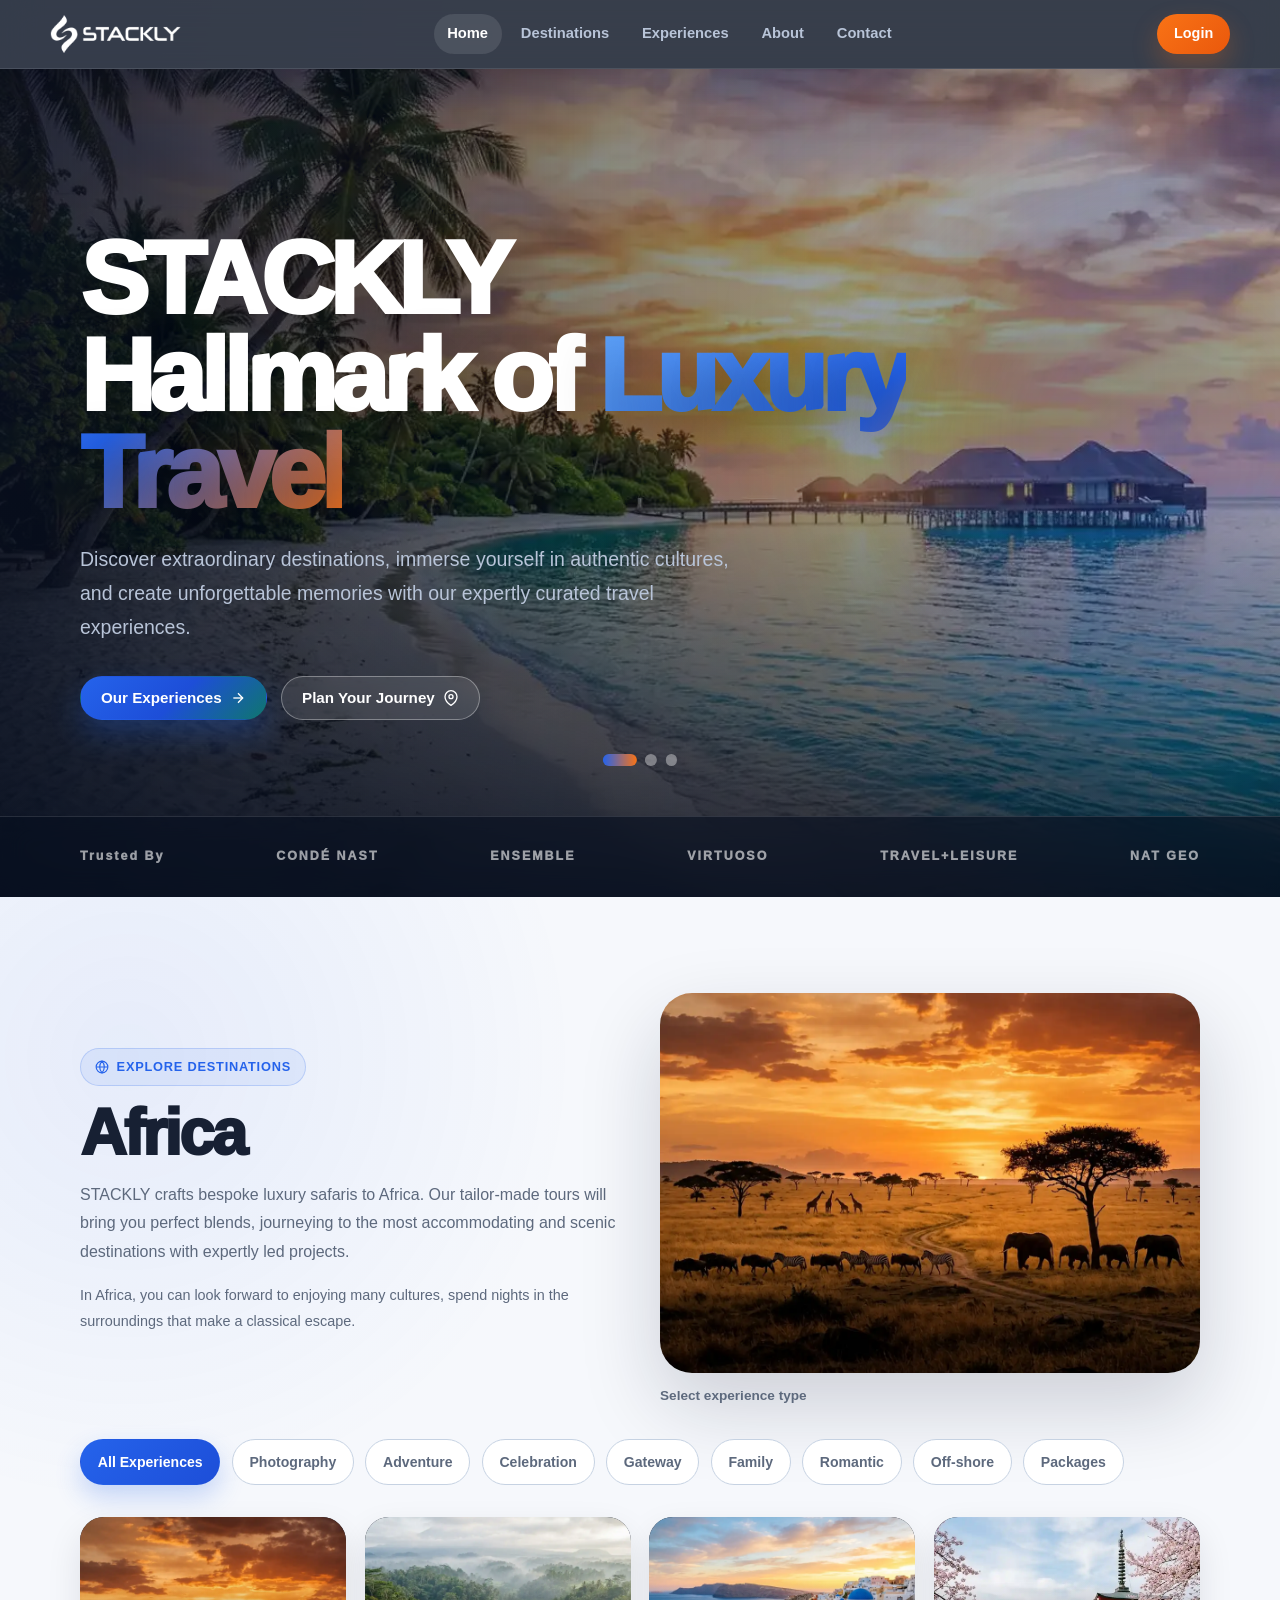
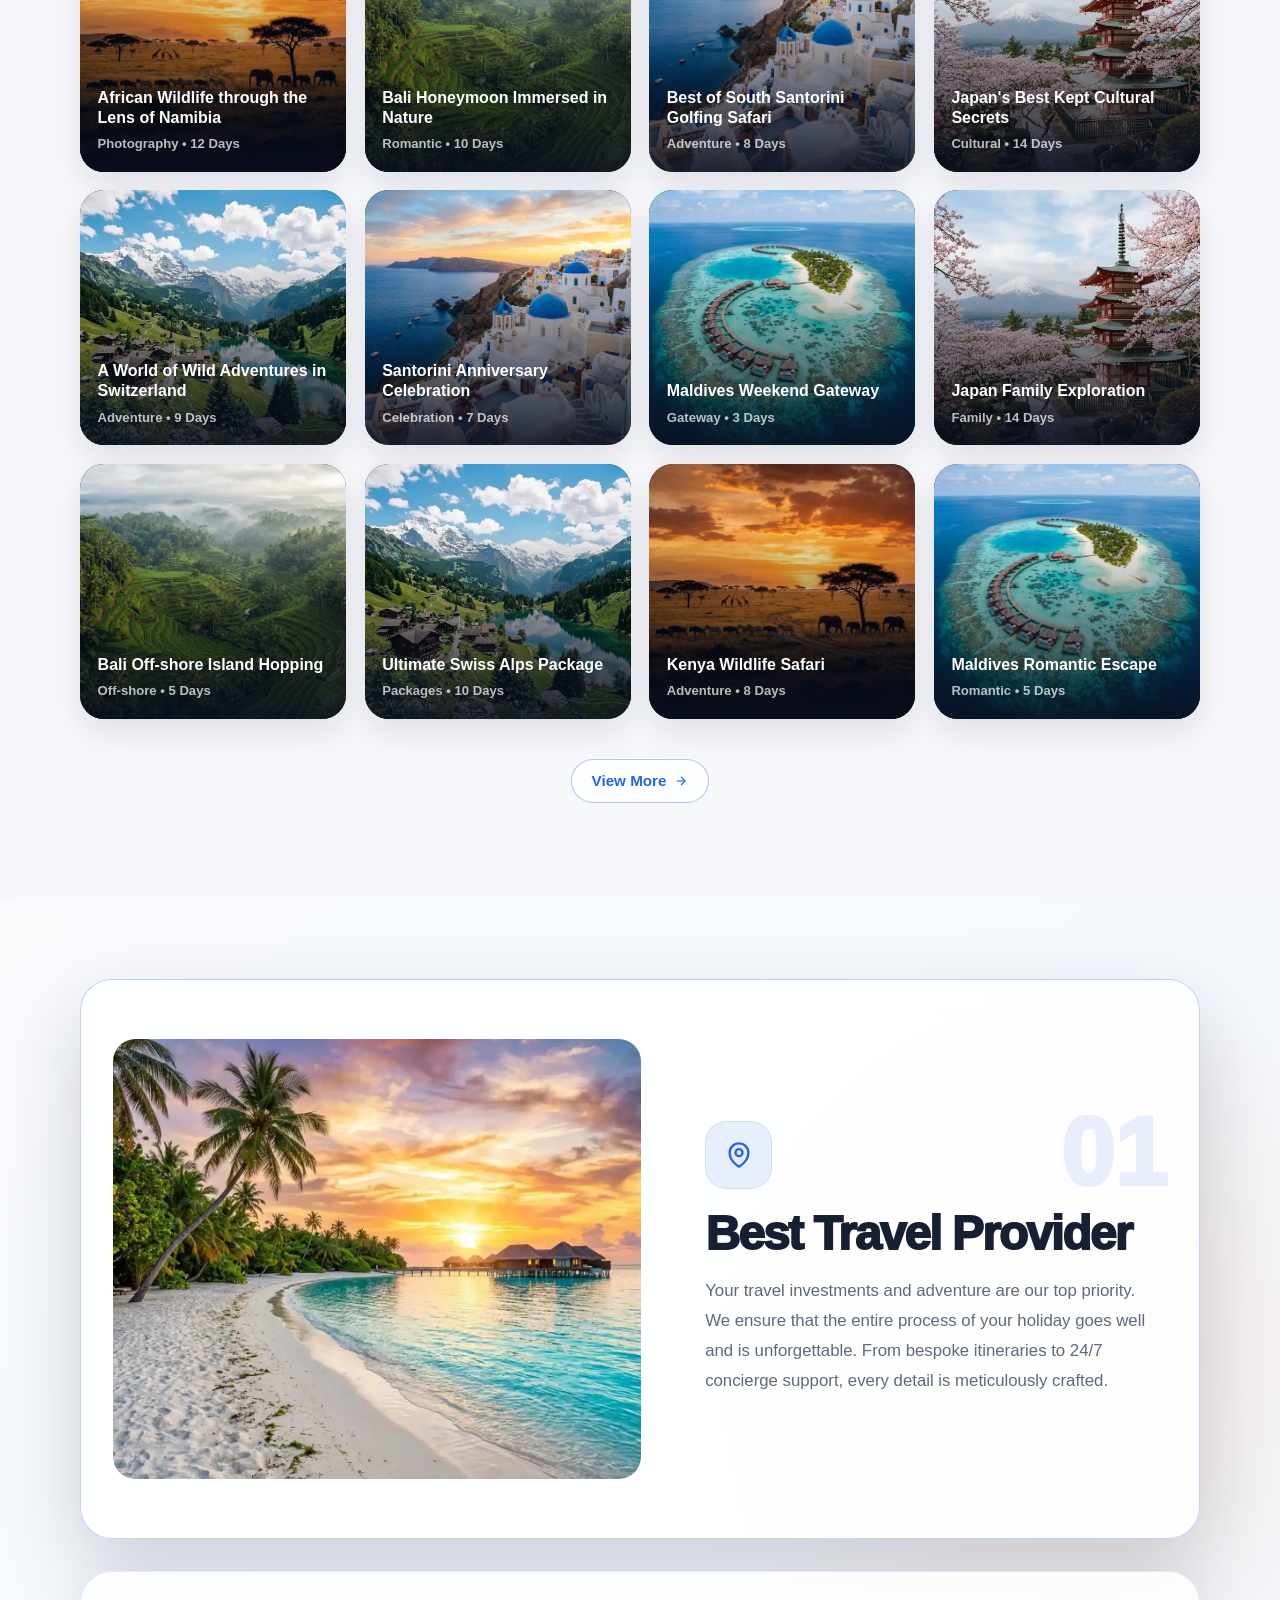
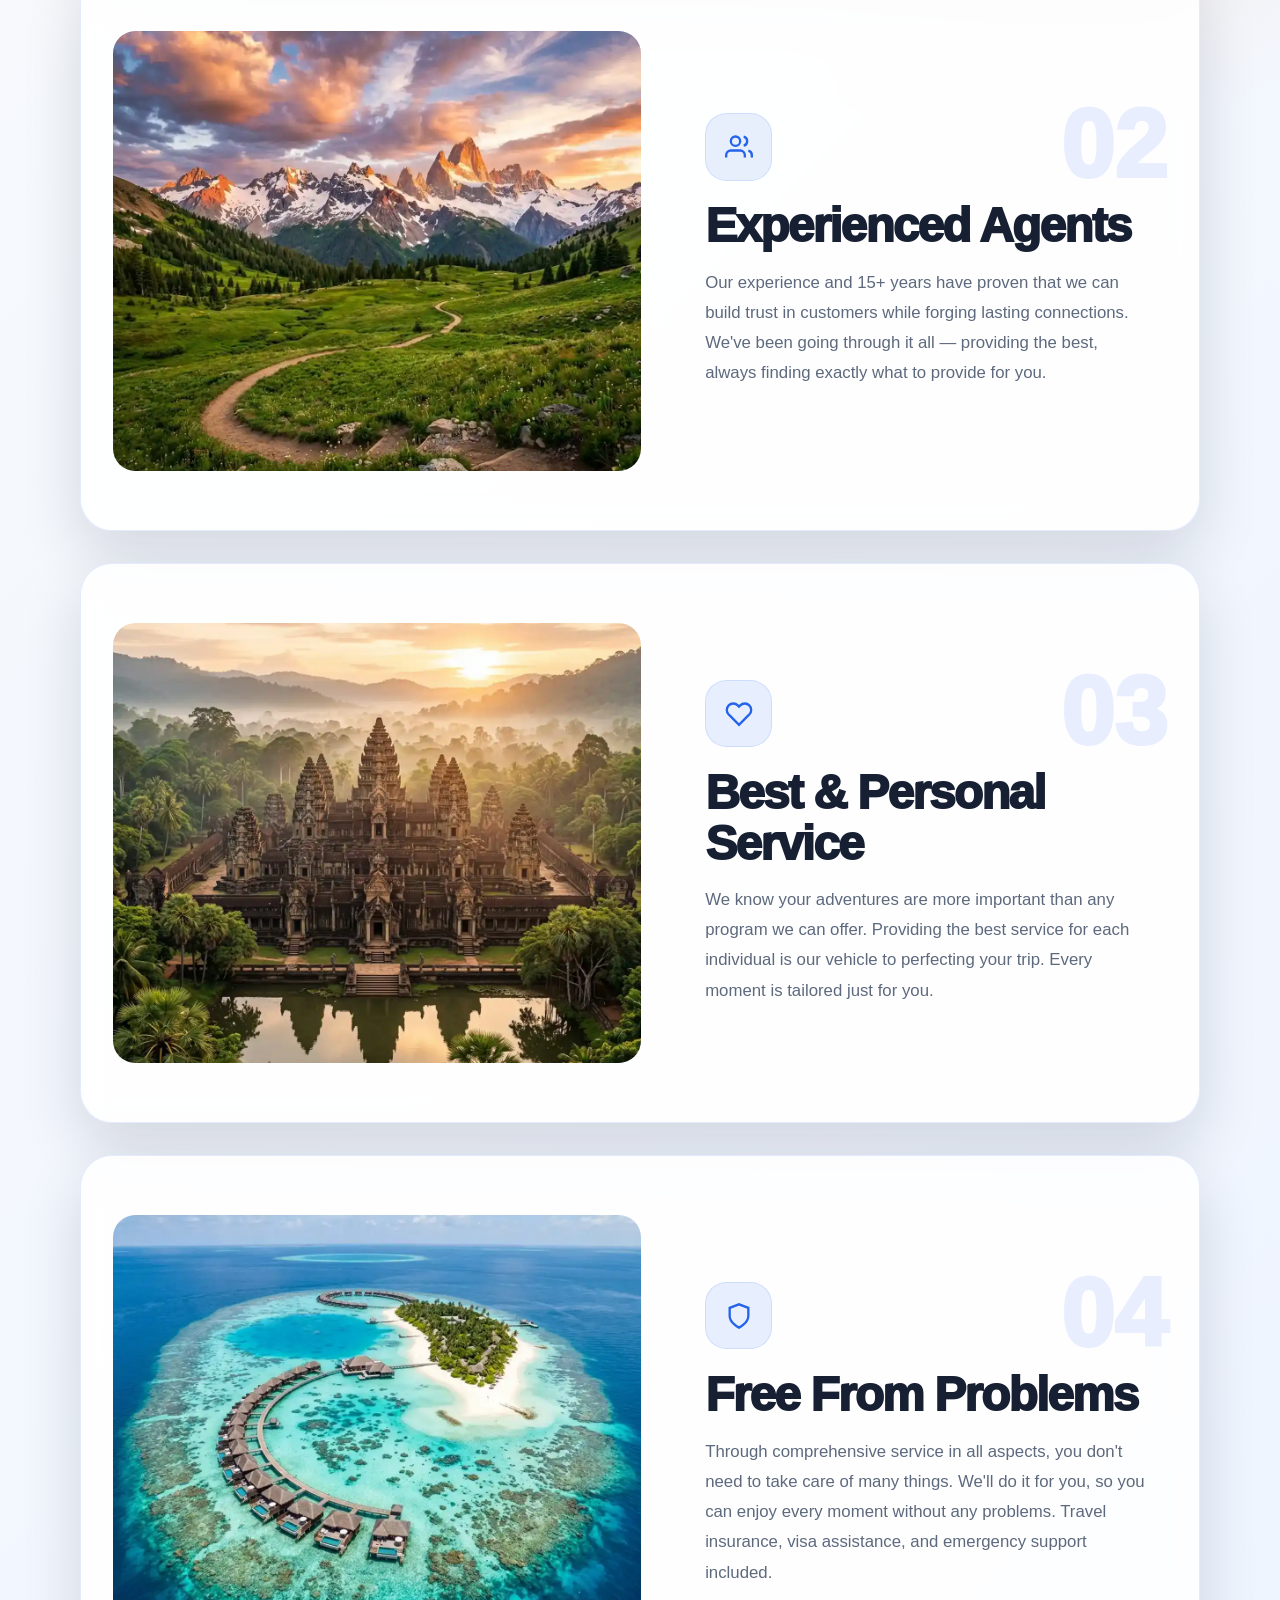
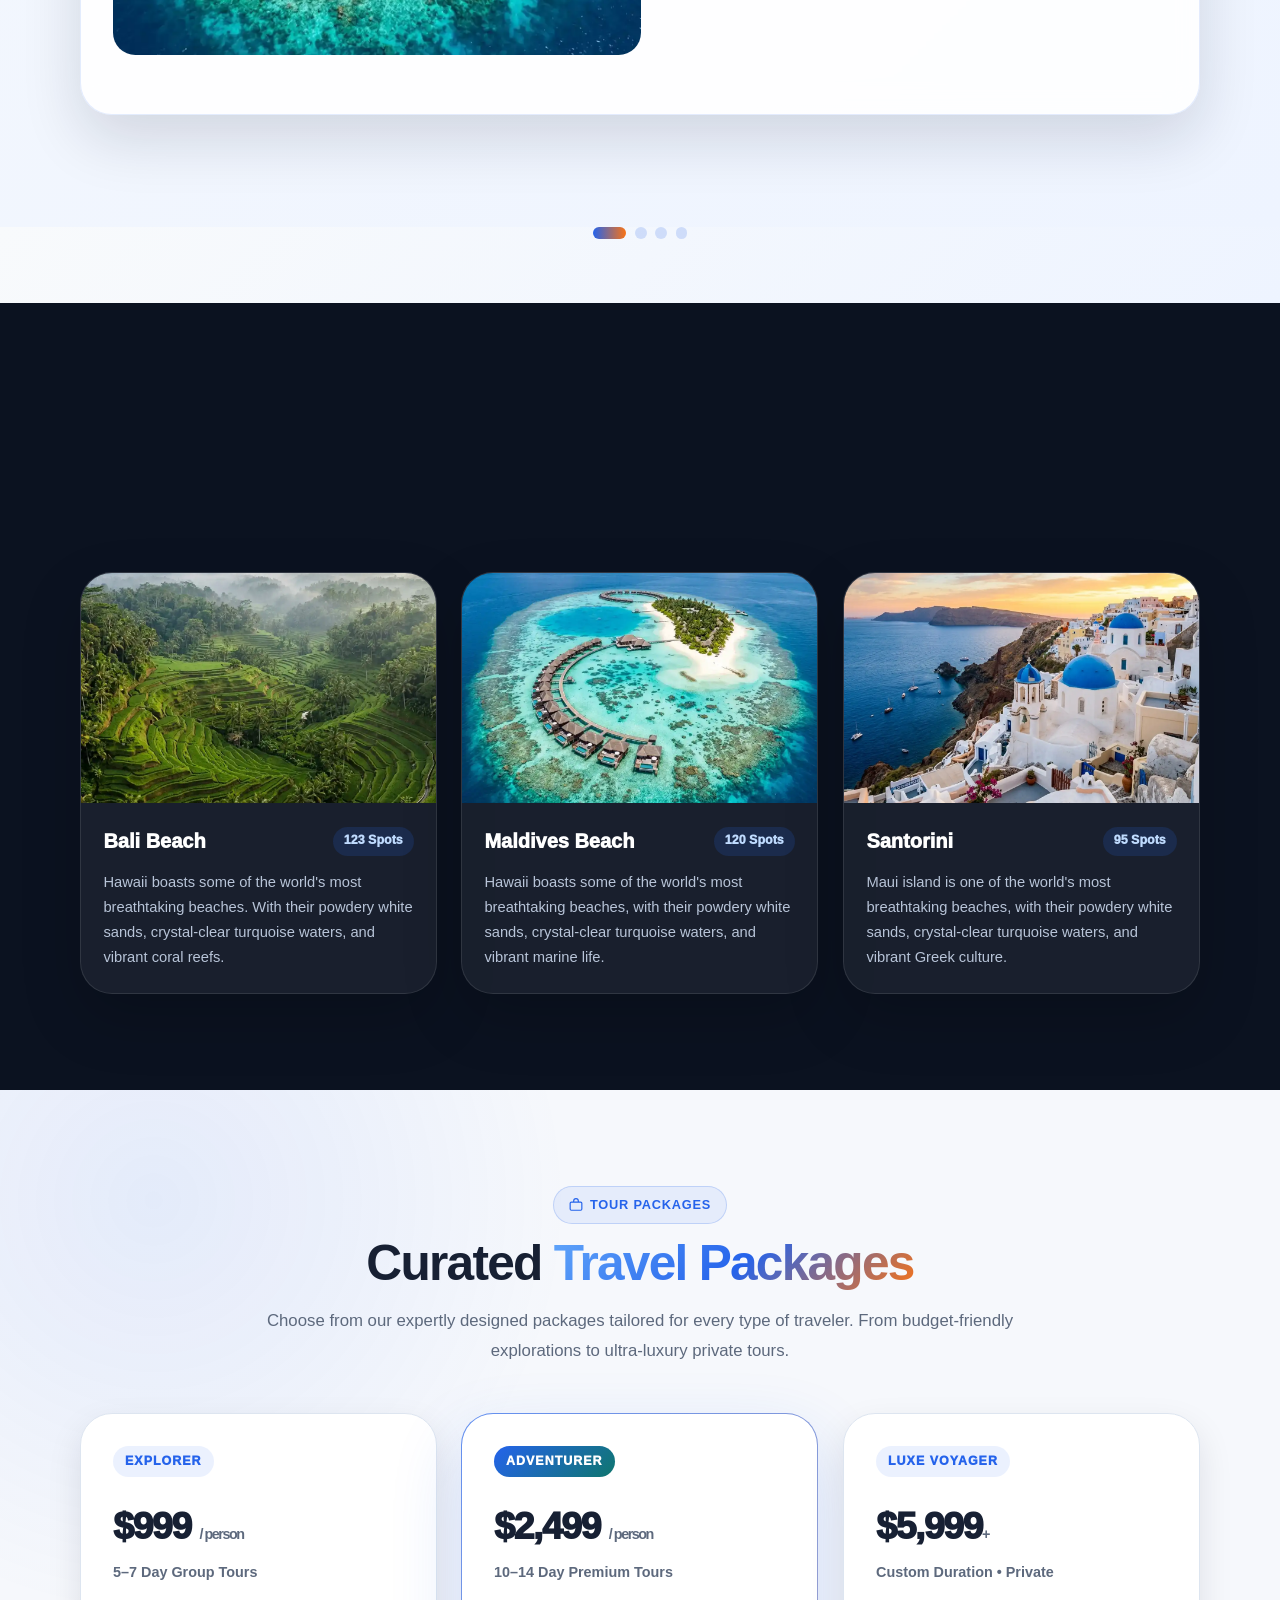
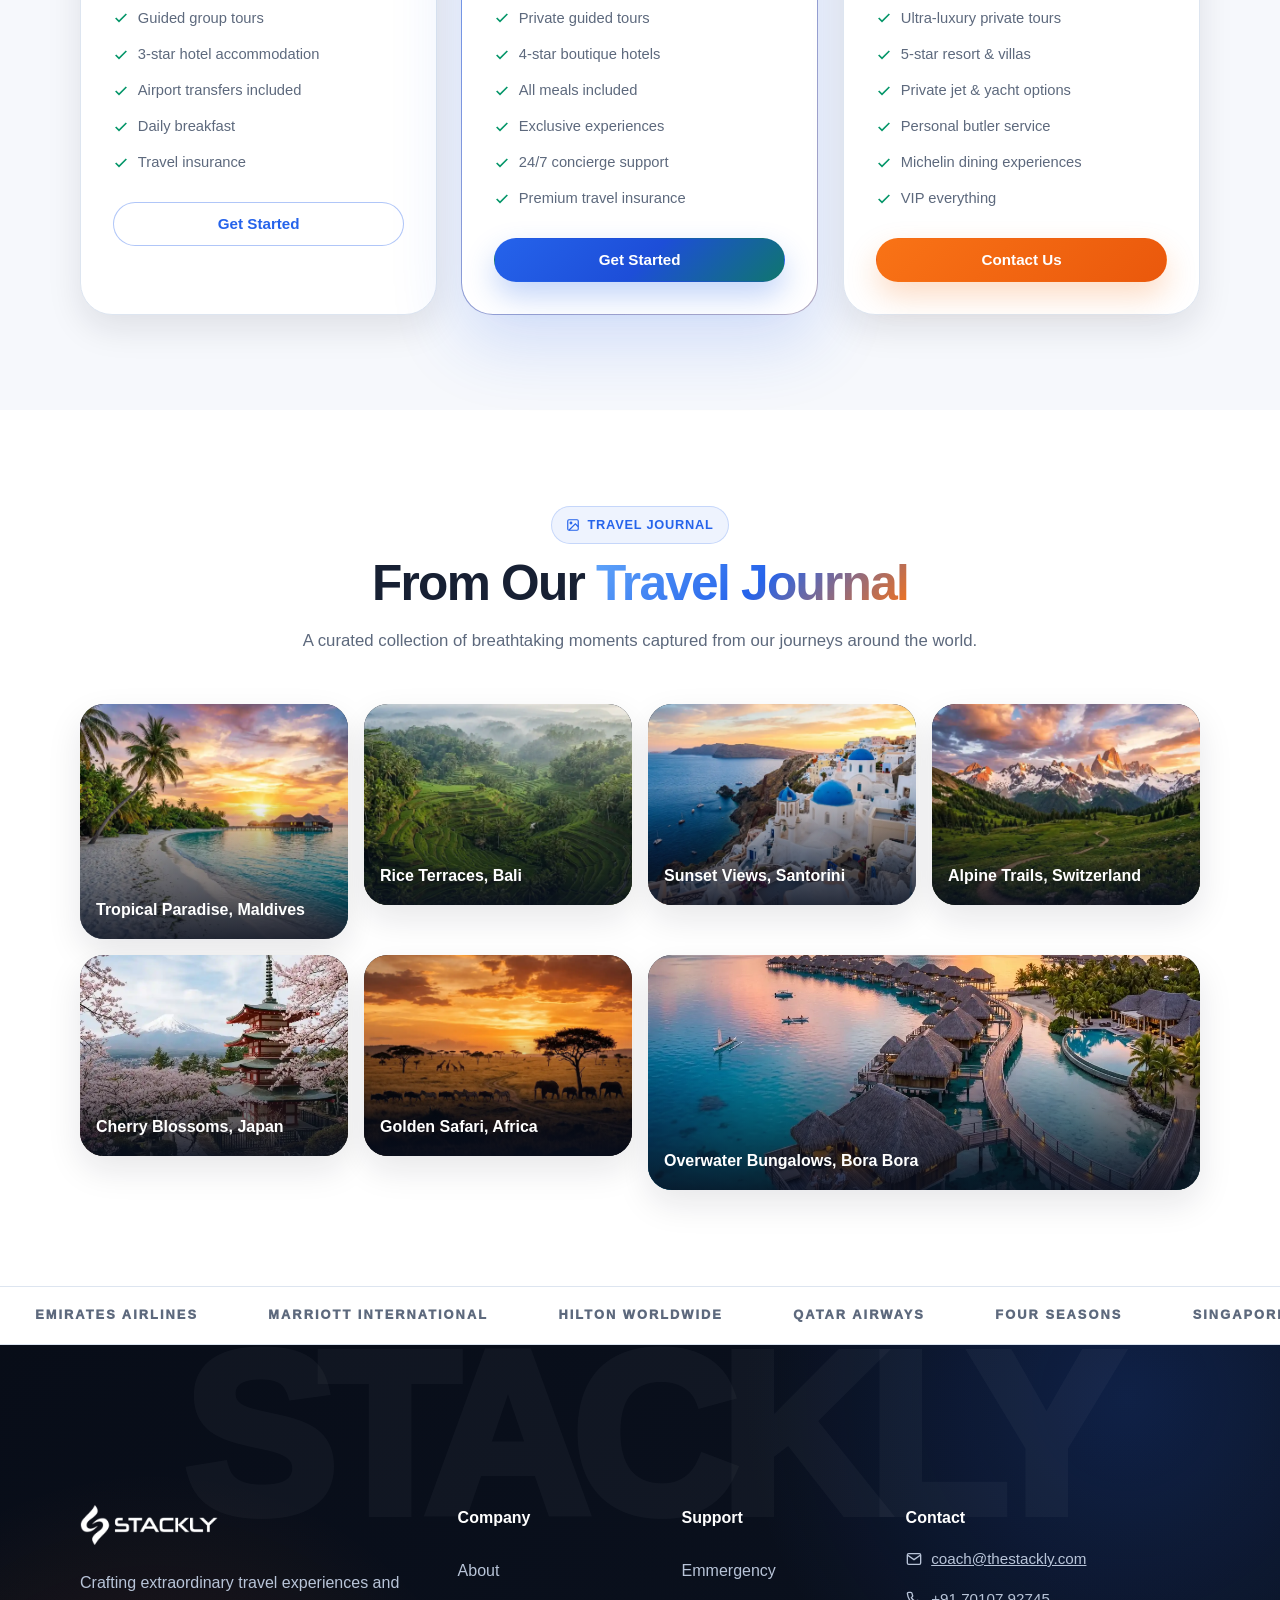
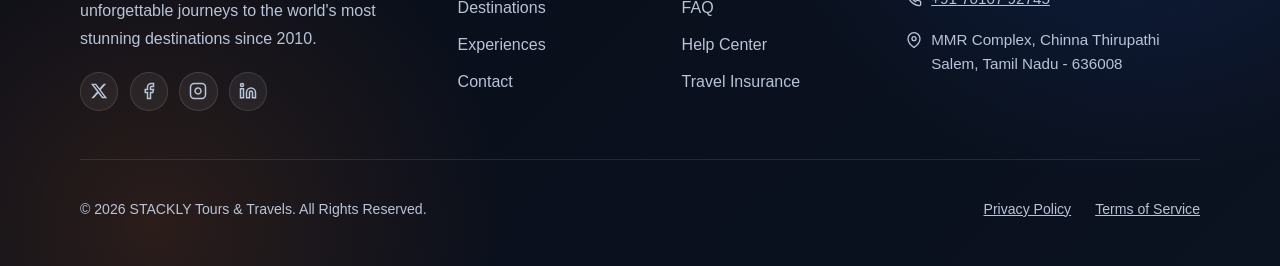
<file: index.html>
<!DOCTYPE html>
<html lang="en">
<head>
  <meta charset="UTF-8" />
  <meta name="viewport" content="width=device-width, initial-scale=1.0" />
  <title>STACKLY — Hallmark of Luxury Travel</title>
  <link rel="stylesheet" href="style.css?v=2" />
  <link rel="stylesheet" href="home.css?v=2" />
  <meta name="description" content="Discover extraordinary travel experiences with STACKLY. Premium tours, curated destinations, and unforgettable adventures across the globe." />
</head>
<body>
<div id="page-loader" role="status" aria-label="Loading"><div class="loader-premium-content"><div class="loader-spinner"></div><img src="images/logo-stackly.webp" alt="STACKLY" class="loader-logo" /></div></div>

<nav class="navbar glass-nav">
  <div class="nav-inner">
    <a href="index.html" class="nav-logo"><img src="images/logo-stackly.webp" alt="STACKLY" /></a>
    <ul class="nav-links">
      <li><a href="index.html" class="active">Home</a></li>
      <li><a href="destination.html">Destinations</a></li>
      <li><a href="experience.html">Experiences</a></li>
      <li><a href="about.html">About</a></li>
      <li><a href="contact.html">Contact</a></li>
    </ul>
    <div class="nav-login-btn-wrap">
      <!-- <a href="login.html" class="nav-login-btn">Login</a> -->
      <a href="login.html" class="nav-cta-btn">Login</a>
    </div>
    <button class="nav-hamburger" aria-label="Toggle menu"><span></span><span></span><span></span></button>
  </div>
</nav>
<div class="mobile-menu">
  <a href="index.html" class="active">Home</a>
  
  <a href="about.html">About</a>
  <a href="destination.html">Destinations</a>
  <a href="experience.html">Experiences</a>
  <a href="contact.html">Contact</a>
    <a href="login.html">Login</a>

 
  </div>
</div>

<!-- ===== HERO CAROUSEL ===== -->
<section class="hero" id="hero">
  <div class="hero-slides">
    <div class="hero-slide active" style="background-image:url('images/hero-1.webp')"></div>
    <div class="hero-slide" style="background-image:url('images/hero-2.webp')"></div>
    <div class="hero-slide" style="background-image:url('images/hero-3.webp')"></div>
  </div>
  <div class="hero-content container">
    <h1 class="hero-title">STACKLY<br>Hallmark of <span class="teal-text">Luxury Travel</span></h1>
    <p class="hero-desc">Discover extraordinary destinations, immerse yourself in authentic cultures, and create unforgettable memories with our expertly curated travel experiences.</p>
    <div class="hero-btns">
      <a href="404.html" class="btn btn-primary">Our Experiences <svg width="16" height="16" viewBox="0 0 24 24" fill="none" stroke="currentColor" stroke-width="2"><line x1="5" y1="12" x2="19" y2="12"/><polyline points="12 5 19 12 12 19"/></svg></a>
      <a href="404.html" class="btn btn-outline-white">Plan Your Journey <svg width="16" height="16" viewBox="0 0 24 24" fill="none" stroke="currentColor" stroke-width="2"><path d="M21 10c0 7-9 13-9 13s-9-6-9-13a9 9 0 0118 0z"/><circle cx="12" cy="10" r="3"/></svg></a>
    </div>
  </div>
  <div class="hero-dots">
    <button class="hero-dot active" aria-label="Slide 1"></button>
    <button class="hero-dot" aria-label="Slide 2"></button>
    <button class="hero-dot" aria-label="Slide 3"></button>
  </div>
  <div class="hero-partners">
    <div class="hero-partners-inner container">
      <span class="hero-partners-label">Trusted By</span>
      <span class="partner-logo-text">CONDÉ NAST</span>
      <span class="partner-logo-text">ENSEMBLE</span>
      <span class="partner-logo-text">VIRTUOSO</span>
      <span class="partner-logo-text">TRAVEL+LEISURE</span>
      <span class="partner-logo-text">NAT GEO</span>
    </div>
  </div>
</section>

<!-- ===== DESTINATION EXPLORER ===== -->
<section class="dest-explorer" id="destinations">
  <div class="container">
    <div class="dest-header">
      <div class="dest-header-left" data-anim="fade-right">
        <span class="section-badge"><svg width="14" height="14" viewBox="0 0 24 24" fill="none" stroke="currentColor" stroke-width="2"><circle cx="12" cy="12" r="10"/><path d="M2 12h20M12 2a15.3 15.3 0 014 10 15.3 15.3 0 01-4 10 15.3 15.3 0 01-4-10 15.3 15.3 0 014-10z"/></svg> Explore Destinations</span>
        <h2>Africa</h2>
        <p>STACKLY crafts bespoke luxury safaris to Africa. Our tailor-made tours will bring you perfect blends, journeying to the most accommodating and scenic destinations with expertly led projects.</p>
        <p style="margin-top:1rem;font-size:0.9rem;color:var(--text-dark-secondary);">In Africa, you can look forward to enjoying many cultures, spend nights in the surroundings that make a classical escape.</p>
      </div>
      <div class="dest-header-right" data-anim="fade-left">
        <img src="images/dest-africa.webp" alt="African Safari" class="dest-featured-img" />
        <div style="display:flex;align-items:center;gap:0.5rem;margin-top:0.75rem;">
          <span style="font-size:0.85rem;font-weight:600;">Select experience type</span>
        </div>
      </div>
    </div>

    <div class="dest-filters" data-anim="fade-up">
      <button class="dest-filter active">All Experiences</button>
      <button class="dest-filter">Photography</button>
      <button class="dest-filter">Adventure</button>
      <button class="dest-filter">Celebration</button>
      <button class="dest-filter">Gateway</button>
      <button class="dest-filter">Family</button>
      <button class="dest-filter">Romantic</button>
      <button class="dest-filter">Off-shore</button>
      <button class="dest-filter">Packages</button>
    </div>

    <div class="dest-grid" data-anim="fade-up" data-delay="100">
      <div class="dest-card">
        <img src="images/dest-africa.webp" alt="African Wildlife" loading="lazy" />
        <div class="dest-card-overlay">
          <div class="dest-card-title">African Wildlife through the Lens of Namibia</div>
          <div class="dest-card-meta">Photography • 12 Days</div>
        </div>
      </div>
      <div class="dest-card">
        <img src="images/dest-bali.webp" alt="Bali Honeymoon" loading="lazy" />
        <div class="dest-card-overlay">
          <div class="dest-card-title">Bali Honeymoon Immersed in Nature</div>
          <div class="dest-card-meta">Romantic • 10 Days</div>
        </div>
      </div>
      <div class="dest-card">
        <img src="images/dest-santorini.webp" alt="Santorini Golfing" loading="lazy" />
        <div class="dest-card-overlay">
          <div class="dest-card-title">Best of South Santorini Golfing Safari</div>
          <div class="dest-card-meta">Adventure • 8 Days</div>
        </div>
      </div>
      <div class="dest-card">
        <img src="images/dest-japan.webp" alt="Japan Secrets" loading="lazy" />
        <div class="dest-card-overlay">
          <div class="dest-card-title">Japan's Best Kept Cultural Secrets</div>
          <div class="dest-card-meta">Cultural • 14 Days</div>
        </div>
      </div>
      <div class="dest-card">
        <img src="images/dest-swiss.webp" alt="Swiss Adventure" loading="lazy" />
        <div class="dest-card-overlay">
          <div class="dest-card-title">A World of Wild Adventures in Switzerland</div>
          <div class="dest-card-meta">Adventure • 9 Days</div>
        </div>
      </div>
      <div class="dest-card">
        <img src="images/dest-santorini.webp" alt="Santorini Celebration" loading="lazy" />
        <div class="dest-card-overlay">
          <div class="dest-card-title">Santorini Anniversary Celebration</div>
          <div class="dest-card-meta">Celebration • 7 Days</div>
        </div>
      </div>
      <div class="dest-card">
        <img src="images/dest-maldives.webp" alt="Maldives Gateway" loading="lazy" />
        <div class="dest-card-overlay">
          <div class="dest-card-title">Maldives Weekend Gateway</div>
          <div class="dest-card-meta">Gateway • 3 Days</div>
        </div>
      </div>
      <div class="dest-card">
        <img src="images/dest-japan.webp" alt="Japan Family" loading="lazy" />
        <div class="dest-card-overlay">
          <div class="dest-card-title">Japan Family Exploration</div>
          <div class="dest-card-meta">Family • 14 Days</div>
        </div>
      </div>
      <div class="dest-card">
        <img src="images/dest-bali.webp" alt="Bali Off-shore" loading="lazy" />
        <div class="dest-card-overlay">
          <div class="dest-card-title">Bali Off-shore Island Hopping</div>
          <div class="dest-card-meta">Off-shore • 5 Days</div>
        </div>
      </div>
      <div class="dest-card">
        <img src="images/dest-swiss.webp" alt="Swiss Packages" loading="lazy" />
        <div class="dest-card-overlay">
          <div class="dest-card-title">Ultimate Swiss Alps Package</div>
          <div class="dest-card-meta">Packages • 10 Days</div>
        </div>
      </div>
      <div class="dest-card">
        <img src="images/dest-africa.webp" alt="Kenya Wildlife" loading="lazy" />
        <div class="dest-card-overlay">
          <div class="dest-card-title">Kenya Wildlife Safari</div>
          <div class="dest-card-meta">Adventure • 8 Days</div>
        </div>
      </div>
      <div class="dest-card">
        <img src="images/dest-maldives.webp" alt="Maldives Romantic" loading="lazy" />
        <div class="dest-card-overlay">
          <div class="dest-card-title">Maldives Romantic Escape</div>
          <div class="dest-card-meta">Romantic • 5 Days</div>
        </div>
      </div>
    </div>
    <div style="text-align:center;" data-anim="fade-up">
      <a href="destinations.html" class="btn btn-outline" style="margin-top:0.5rem;">View More <svg width="14" height="14" viewBox="0 0 24 24" fill="none" stroke="currentColor" stroke-width="2"><line x1="5" y1="12" x2="19" y2="12"/><polyline points="12 5 19 12 12 19"/></svg></a>
    </div>
  </div>
</section>

<!-- ===== WHY STACKLY — STICKY SCROLL CARDS ===== -->
<section class="why-section" id="why-stackly">
  <div class="why-sticky">
    <!-- Card 1: Best Travel Provider -->
    <div class="why-card active">
      <div class="why-card-inner">
        <div class="why-card-image" data-anim="fade-right">
          <img src="images/hero-1.webp" alt="Best Travel Provider" loading="lazy" />
        </div>
        <div class="why-card-content">
          <div class="why-card-icon"><svg width="28" height="28" viewBox="0 0 24 24" fill="none" stroke="currentColor" stroke-width="2"><path d="M12 22s-8-4.5-8-11.8A8 8 0 0 1 12 2a8 8 0 0 1 8 8.2c0 7.3-8 11.8-8 11.8z"/><circle cx="12" cy="10" r="3"/></svg></div>
          <div class="why-card-number">01</div>
          <h2 class="why-card-title">Best Travel Provider</h2>
          <p class="why-card-desc">Your travel investments and adventure are our top priority. We ensure that the entire process of your holiday goes well and is unforgettable. From bespoke itineraries to 24/7 concierge support, every detail is meticulously crafted.</p>
        </div>
      </div>
    </div>
    <!-- Card 2: Experienced Agents -->
    <div class="why-card">
      <div class="why-card-inner">
        <div class="why-card-image">
          <img src="images/hero-2.webp" alt="Experienced Agents" loading="lazy" />
        </div>
        <div class="why-card-content">
          <div class="why-card-icon"><svg width="28" height="28" viewBox="0 0 24 24" fill="none" stroke="currentColor" stroke-width="2"><path d="M17 21v-2a4 4 0 0 0-4-4H5a4 4 0 0 0-4 4v2"/><circle cx="9" cy="7" r="4"/><path d="M23 21v-2a4 4 0 0 0-3-3.87"/><path d="M16 3.13a4 4 0 0 1 0 7.75"/></svg></div>
          <div class="why-card-number">02</div>
          <h2 class="why-card-title">Experienced Agents</h2>
          <p class="why-card-desc">Our experience and 15+ years have proven that we can build trust in customers while forging lasting connections. We've been going through it all — providing the best, always finding exactly what to provide for you.</p>
        </div>
      </div>
    </div>
    <!-- Card 3: Best & Personal Service -->
    <div class="why-card">
      <div class="why-card-inner">
        <div class="why-card-image">
          <img src="images/hero-3.webp" alt="Personal Service" loading="lazy" />
        </div>
        <div class="why-card-content">
          <div class="why-card-icon"><svg width="28" height="28" viewBox="0 0 24 24" fill="none" stroke="currentColor" stroke-width="2"><path d="M20.84 4.61a5.5 5.5 0 0 0-7.78 0L12 5.67l-1.06-1.06a5.5 5.5 0 0 0-7.78 7.78l1.06 1.06L12 21.23l7.78-7.78 1.06-1.06a5.5 5.5 0 0 0 0-7.78z"/></svg></div>
          <div class="why-card-number">03</div>
          <h2 class="why-card-title">Best & Personal Service</h2>
          <p class="why-card-desc">We know your adventures are more important than any program we can offer. Providing the best service for each individual is our vehicle to perfecting your trip. Every moment is tailored just for you.</p>
        </div>
      </div>
    </div>
    <!-- Card 4: Free From Problems -->
    <div class="why-card">
      <div class="why-card-inner">
        <div class="why-card-image">
          <img src="images/dest-maldives.webp" alt="Worry Free Travel" loading="lazy" />
        </div>
        <div class="why-card-content">
          <div class="why-card-icon"><svg width="28" height="28" viewBox="0 0 24 24" fill="none" stroke="currentColor" stroke-width="2"><path d="M12 22s8-4 8-10V5l-8-3-8 3v7c0 6 8 10 8 10z"/></svg></div>
          <div class="why-card-number">04</div>
          <h2 class="why-card-title">Free From Problems</h2>
          <p class="why-card-desc">Through comprehensive service in all aspects, you don't need to take care of many things. We'll do it for you, so you can enjoy every moment without any problems. Travel insurance, visa assistance, and emergency support included.</p>
        </div>
      </div>
    </div>
  </div>
</section>

<!-- Why Progress Dots -->
<div class="why-progress">
  <button class="why-progress-dot active" aria-label="Card 1"></button>
  <button class="why-progress-dot" aria-label="Card 2"></button>
  <button class="why-progress-dot" aria-label="Card 3"></button>
  <button class="why-progress-dot" aria-label="Card 4"></button>
</div>

<!-- ===== DISCOVER YOUR PERFECT PLACE ===== -->
<section class="discover" id="discover">
  <div class="container">
    <div class="discover-header">
      <div>
        <h2 data-anim="fade-up">Discover Your<br>Perfect Place</h2>
      </div>
      <div data-anim="fade-up" data-delay="100">
        <p>Are you on the quest to find the ideal spot to spend your time, work, or even call home? Let us assist you in uncovering the place that suits for you.</p>
        <div style="text-align: right; margin-top: 1rem;">
          <a href="destinations.html" class="btn btn-dark" style="padding: 0.8rem 2rem;">See Detail</a>
        </div>
      </div>
    </div>
    <div class="discover-grid">
      <div class="discover-card" data-anim="fade-up">
        <div class="discover-card-img"><img src="images/dest-bali.webp" alt="Bali Beach" loading="lazy" /></div>
        <div class="discover-card-body">
          <div class="discover-card-top"><span class="discover-card-name">Bali Beach</span><span class="discover-card-spots">123 Spots</span></div>
          <p class="discover-card-desc">Hawaii boasts some of the world's most breathtaking beaches. With their powdery white sands, crystal-clear turquoise waters, and vibrant coral reefs.</p>
        </div>
      </div>
      <div class="discover-card" data-anim="fade-up" data-delay="100">
        <div class="discover-card-img"><img src="images/dest-maldives.webp" alt="Maldives Beach" loading="lazy" /></div>
        <div class="discover-card-body">
          <div class="discover-card-top"><span class="discover-card-name">Maldives Beach</span><span class="discover-card-spots">120 Spots</span></div>
          <p class="discover-card-desc">Hawaii boasts some of the world's most breathtaking beaches, with their powdery white sands, crystal-clear turquoise waters, and vibrant marine life.</p>
        </div>
      </div>
      <div class="discover-card" data-anim="fade-up" data-delay="200">
        <div class="discover-card-img"><img src="images/dest-santorini.webp" alt="Santorini" loading="lazy" /></div>
        <div class="discover-card-body">
          <div class="discover-card-top"><span class="discover-card-name">Santorini</span><span class="discover-card-spots">95 Spots</span></div>
          <p class="discover-card-desc">Maui island is one of the world's most breathtaking beaches, with their powdery white sands, crystal-clear turquoise waters, and vibrant Greek culture.</p>
        </div>
      </div>
    </div>
  </div>
</section>

<!-- ===== TRAVEL PACKAGES ===== -->
<section class="packages" id="packages">
  <div class="container">
    <div class="section-header" data-anim="fade-up">
      <span class="section-badge"><svg width="14" height="14" viewBox="0 0 24 24" fill="none" stroke="currentColor" stroke-width="2"><rect x="2" y="7" width="20" height="14" rx="2" ry="2"/><path d="M16 7V5a4 4 0 00-8 0v2"/></svg> Tour Packages</span>
      <h2 class="section-title">Curated <span class="teal-text">Travel Packages</span></h2>
      <p class="section-desc">Choose from our expertly designed packages tailored for every type of traveler. From budget-friendly explorations to ultra-luxury private tours.</p>
    </div>
    <div class="packages-grid">
      <div class="package-card" data-anim="fade-up">
        <div class="package-name">Explorer</div>
        <div class="package-price">$999 <span>/ person</span></div>
        <div class="package-duration">5–7 Day Group Tours</div>
        <ul class="package-features">
          <li><svg width="16" height="16" viewBox="0 0 24 24" fill="none" stroke="currentColor" stroke-width="2.5"><polyline points="20 6 9 17 4 12"/></svg> Guided group tours</li>
          <li><svg width="16" height="16" viewBox="0 0 24 24" fill="none" stroke="currentColor" stroke-width="2.5"><polyline points="20 6 9 17 4 12"/></svg> 3-star hotel accommodation</li>
          <li><svg width="16" height="16" viewBox="0 0 24 24" fill="none" stroke="currentColor" stroke-width="2.5"><polyline points="20 6 9 17 4 12"/></svg> Airport transfers included</li>
          <li><svg width="16" height="16" viewBox="0 0 24 24" fill="none" stroke="currentColor" stroke-width="2.5"><polyline points="20 6 9 17 4 12"/></svg> Daily breakfast</li>
          <li><svg width="16" height="16" viewBox="0 0 24 24" fill="none" stroke="currentColor" stroke-width="2.5"><polyline points="20 6 9 17 4 12"/></svg> Travel insurance</li>
        </ul>
        <a href="contact.html" class="btn btn-outline" style="width:100%;">Get Started</a>
      </div>
      <div class="package-card featured" data-anim="fade-up" data-delay="100">
        <div class="package-name">Adventurer</div>
        <div class="package-price">$2,499 <span>/ person</span></div>
        <div class="package-duration">10–14 Day Premium Tours</div>
        <ul class="package-features">
          <li><svg width="16" height="16" viewBox="0 0 24 24" fill="none" stroke="currentColor" stroke-width="2.5"><polyline points="20 6 9 17 4 12"/></svg> Private guided tours</li>
          <li><svg width="16" height="16" viewBox="0 0 24 24" fill="none" stroke="currentColor" stroke-width="2.5"><polyline points="20 6 9 17 4 12"/></svg> 4-star boutique hotels</li>
          <li><svg width="16" height="16" viewBox="0 0 24 24" fill="none" stroke="currentColor" stroke-width="2.5"><polyline points="20 6 9 17 4 12"/></svg> All meals included</li>
          <li><svg width="16" height="16" viewBox="0 0 24 24" fill="none" stroke="currentColor" stroke-width="2.5"><polyline points="20 6 9 17 4 12"/></svg> Exclusive experiences</li>
          <li><svg width="16" height="16" viewBox="0 0 24 24" fill="none" stroke="currentColor" stroke-width="2.5"><polyline points="20 6 9 17 4 12"/></svg> 24/7 concierge support</li>
          <li><svg width="16" height="16" viewBox="0 0 24 24" fill="none" stroke="currentColor" stroke-width="2.5"><polyline points="20 6 9 17 4 12"/></svg> Premium travel insurance</li>
        </ul>
        <a href="contact.html" class="btn btn-primary" style="width:100%;">Get Started</a>
      </div>
      <div class="package-card" data-anim="fade-up" data-delay="200">
        <div class="package-name">Luxe Voyager</div>
        <div class="package-price">$5,999<span>+</span></div>
        <div class="package-duration">Custom Duration • Private</div>
        <ul class="package-features">
          <li><svg width="16" height="16" viewBox="0 0 24 24" fill="none" stroke="currentColor" stroke-width="2.5"><polyline points="20 6 9 17 4 12"/></svg> Ultra-luxury private tours</li>
          <li><svg width="16" height="16" viewBox="0 0 24 24" fill="none" stroke="currentColor" stroke-width="2.5"><polyline points="20 6 9 17 4 12"/></svg> 5-star resort & villas</li>
          <li><svg width="16" height="16" viewBox="0 0 24 24" fill="none" stroke="currentColor" stroke-width="2.5"><polyline points="20 6 9 17 4 12"/></svg> Private jet & yacht options</li>
          <li><svg width="16" height="16" viewBox="0 0 24 24" fill="none" stroke="currentColor" stroke-width="2.5"><polyline points="20 6 9 17 4 12"/></svg> Personal butler service</li>
          <li><svg width="16" height="16" viewBox="0 0 24 24" fill="none" stroke="currentColor" stroke-width="2.5"><polyline points="20 6 9 17 4 12"/></svg> Michelin dining experiences</li>
          <li><svg width="16" height="16" viewBox="0 0 24 24" fill="none" stroke="currentColor" stroke-width="2.5"><polyline points="20 6 9 17 4 12"/></svg> VIP everything</li>
        </ul>
        <a href="contact.html" class="btn btn-accent" style="width:100%;">Contact Us</a>
      </div>
    </div>
  </div>
</section>

<!-- ===== TRAVEL JOURNAL / GALLERY ===== -->
<section class="journal" id="journal">
  <div class="container">
    <div class="section-header" data-anim="fade-up">
      <span class="section-badge"><svg width="14" height="14" viewBox="0 0 24 24" fill="none" stroke="currentColor" stroke-width="2"><rect x="3" y="3" width="18" height="18" rx="2" ry="2"/><circle cx="8.5" cy="8.5" r="1.5"/><polyline points="21 15 16 10 5 21"/></svg> Travel Journal</span>
      <h2 class="section-title">From Our <span class="teal-text">Travel Journal</span></h2>
      <p class="section-desc">A curated collection of breathtaking moments captured from our journeys around the world.</p>
    </div>
    <div class="journal-grid" data-anim="fade-up" data-delay="100">
      <div class="journal-item" style="height:100%;">
        <img src="images/hero-1.webp" alt="Tropical Paradise" loading="lazy" />
        <div class="journal-item-overlay"><div class="journal-item-caption">Tropical Paradise, Maldives</div></div>
      </div>
      <div class="journal-item" style="aspect-ratio:4/3;">
        <img src="images/dest-bali.webp" alt="Bali Terraces" loading="lazy" />
        <div class="journal-item-overlay"><div class="journal-item-caption">Rice Terraces, Bali</div></div>
      </div>
      <div class="journal-item" style="aspect-ratio:4/3;">
        <img src="images/dest-santorini.webp" alt="Santorini Sunset" loading="lazy" />
        <div class="journal-item-overlay"><div class="journal-item-caption">Sunset Views, Santorini</div></div>
      </div>
      <div class="journal-item" style="aspect-ratio:4/3;">
        <img src="images/hero-2.webp" alt="Mountain Adventure" loading="lazy" />
        <div class="journal-item-overlay"><div class="journal-item-caption">Alpine Trails, Switzerland</div></div>
      </div>
      <div class="journal-item" style="aspect-ratio:4/3;">
        <img src="images/dest-japan.webp" alt="Japan Cherry Blossoms" loading="lazy" />
        <div class="journal-item-overlay"><div class="journal-item-caption">Cherry Blossoms, Japan</div></div>
      </div>
      <div class="journal-item" style="aspect-ratio:4/3;">
        <img src="images/dest-africa.webp" alt="African Safari" loading="lazy" />
        <div class="journal-item-overlay"><div class="journal-item-caption">Golden Safari, Africa</div></div>
      </div>
      <div class="journal-item span-2" style="height:100%;">
        <img src="images/dest-panoramic.webp" alt="Panoramic Resort" loading="lazy" style="position: absolute; top: 0; left: 0;" />
        <div class="journal-item-overlay"><div class="journal-item-caption">Overwater Bungalows, Bora Bora</div></div>
      </div>
    </div>
  </div>
</section>

<!-- ===== NEWSLETTER ===== -->
<!-- <section class="newsletter">
  <div class="container">
    <div class="newsletter-inner" data-anim="fade-up">
      <h3>Stay <span class="teal-text">Inspired</span></h3>
      <p>Subscribe to our newsletter for exclusive travel deals, destination insights, and curated travel stories.</p>
      <form class="newsletter-form" onsubmit="event.preventDefault(); window.showToast('Subscribed successfully!','success'); this.reset();">
        <input type="email" placeholder="Enter your email" required />
        <button type="submit" class="btn btn-primary">Subscribe</button>
      </form>
    </div>
  </div>
</section> -->

<!-- ===== PARTNERS TICKER ===== -->
<div class="partners-ticker">
  <div class="ticker-track">
    <span class="ticker-item">EMIRATES AIRLINES</span>
    <span class="ticker-item">MARRIOTT INTERNATIONAL</span>
    <span class="ticker-item">HILTON WORLDWIDE</span>
    <span class="ticker-item">QATAR AIRWAYS</span>
    <span class="ticker-item">FOUR SEASONS</span>
    <span class="ticker-item">SINGAPORE AIRLINES</span>
    <span class="ticker-item">RITZ-CARLTON</span>
    <span class="ticker-item">LUFTHANSA</span>
    <span class="ticker-item">EMIRATES AIRLINES</span>
    <span class="ticker-item">MARRIOTT INTERNATIONAL</span>
    <span class="ticker-item">HILTON WORLDWIDE</span>
    <span class="ticker-item">QATAR AIRWAYS</span>
    <span class="ticker-item">FOUR SEASONS</span>
    <span class="ticker-item">SINGAPORE AIRLINES</span>
    <span class="ticker-item">RITZ-CARLTON</span>
    <span class="ticker-item">LUFTHANSA</span>
  </div>
</div>

<!-- ===== FOOTER ===== -->
<footer class="site-footer">
  <div class="footer-giant-brand">STACKLY</div>
  <div class="container footer-container">
    <div class="footer-grid">
      <div class="footer-col-brand">
        <a href="index.html" class="footer-logo"><img src="images/logo-stackly.webp" alt="STACKLY" /></a>
        <p class="footer-desc">Crafting extraordinary travel experiences and unforgettable journeys to the world's most stunning destinations since 2010.</p>
        <div class="footer-social">
          <a href="404.html" aria-label="X"><svg width="18" height="18" viewBox="0 0 24 24" fill="currentColor" stroke="none"><path d="M18.244 2.25h3.308l-7.227 8.26 8.502 11.24H16.17l-5.214-6.817L4.99 21.75H1.68l7.73-8.835L1.254 2.25H8.08l4.713 6.231zm-1.161 17.52h1.833L7.084 4.126H5.117z"/></svg></a>
          <a href="404.html" aria-label="Facebook"><svg width="18" height="18" viewBox="0 0 24 24" fill="none" stroke="currentColor" stroke-width="2"><path d="M18 2h-3a5 5 0 00-5 5v3H7v4h3v8h4v-8h3l1-4h-4V7a1 1 0 011-1h3z"/></svg></a>
          <a href="404.html" aria-label="Instagram"><svg width="18" height="18" viewBox="0 0 24 24" fill="none" stroke="currentColor" stroke-width="2"><rect x="2" y="2" width="20" height="20" rx="5" ry="5"/><path d="M16 11.37A4 4 0 1112.63 8 4 4 0 0116 11.37z"/><line x1="17.5" y1="6.5" x2="17.51" y2="6.5"/></svg></a>
          <a href="404.html" aria-label="LinkedIn"><svg width="18" height="18" viewBox="0 0 24 24" fill="none" stroke="currentColor" stroke-width="2"><path d="M16 8a6 6 0 016 6v7h-4v-7a2 2 0 00-2-2 2 2 0 00-2 2v7h-4v-7a6 6 0 016-6z"/><rect x="2" y="9" width="4" height="12"/><circle cx="4" cy="4" r="2"/></svg></a>
        </div>
      </div>
      <div class="footer-col footer-links">
        <h4>Company</h4>
        <a href="about.html">About</a>
        <a href="destination.html">Destinations</a>
        <a href="experience.html">Experiences</a>
        <a href="contact.html">Contact</a>
      </div>
      <div class="footer-col footer-links">
        <h4>Support</h4>
        <a href="404.html">Emmergency</a>
        <a href="404.html">FAQ</a>
        <a href="404.html">Help Center</a>
        <a href="404.html">Travel Insurance</a>
      </div>
      <div class="footer-col">
        <h4>Contact</h4>
        <div style="font-size:0.95rem;color:var(--text-light-secondary);display:flex;flex-direction:column;gap:1rem;margin-top:1rem;">
          <a href="mailto:coach@thestackly.com" style="display:flex;align-items:center;gap:0.6rem;transition:color 0.3s;" onmouseover="this.style.color='#fff'" onmouseout="this.style.color='var(--text-light-secondary)'"><svg width="16" height="16" viewBox="0 0 24 24" fill="none" stroke="currentColor" stroke-width="2"><path d="M4 4h16c1.1 0 2 .9 2 2v12c0 1.1-.9 2-2 2H4c-1.1 0-2-.9-2-2V6c0-1.1.9-2 2-2z"/><polyline points="22,6 12,13 2,6"/></svg> coach@thestackly.com</a>
          <a href="tel:+917010792745" style="display:flex;align-items:center;gap:0.6rem;transition:color 0.3s;" onmouseover="this.style.color='#fff'" onmouseout="this.style.color='var(--text-light-secondary)'"><svg width="16" height="16" viewBox="0 0 24 24" fill="none" stroke="currentColor" stroke-width="2"><path d="M22 16.92v3a2 2 0 0 1-2.18 2 19.79 19.79 0 0 1-8.63-3.07 19.5 19.5 0 0 1-6-6 19.79 19.79 0 0 1-3.07-8.67A2 2 0 0 1 4.11 2h3a2 2 0 0 1 2 1.72 12.84 12.84 0 0 0 .7 2.81 2 2 0 0 1-.45 2.11L8.09 9.91a16 16 0 0 0 6 6l1.27-1.27a2 2 0 0 1 2.11-.45 12.84 12.84 0 0 0 2.81.7A2 2 0 0 1 22 16.92z"/></svg> +91 70107 92745</a>
          <div style="display:flex;align-items:flex-start;gap:0.6rem;"><svg width="16" height="16" viewBox="0 0 24 24" fill="none" stroke="currentColor" stroke-width="2" style="margin-top:0.25rem;flex-shrink:0;"><path d="M21 10c0 7-9 13-9 13s-9-6-9-13a9 9 0 0 1 18 0z"/><circle cx="12" cy="10" r="3"/></svg> MMR Complex, Chinna Thirupathi<br>Salem, Tamil Nadu - 636008</div>
        </div>
      </div>
    </div>
    <div class="footer-bottom">
      <p>&copy; 2026 STACKLY Tours & Travels. All Rights Reserved.</p>
      <div class="footer-bottom-links" style="display:flex;gap:1.5rem;">
        <a href="404.html" style="text-decoration:underline;">Privacy Policy</a>
        <a href="404.html" style="text-decoration:underline;">Terms of Service</a>
      </div>
    </div>
  </div>
</footer>

<div id="toast-container" aria-live="polite"></div>
<script src="auth.js"></script>
<script src="main.js"></script>
<script>
  document.querySelectorAll('.dest-filter').forEach(tab => {
    tab.addEventListener('click', () => {
      document.querySelectorAll('.dest-filter').forEach(t => t.classList.remove('active'));
      tab.classList.add('active');
      const filter = tab.textContent.trim();
      document.querySelectorAll('.dest-card').forEach(card => {
        if (filter === 'All Experiences') {
          card.style.display = '';
        } else {
          const meta = card.querySelector('.dest-card-meta');
          card.style.display = (meta && meta.textContent.includes(filter)) ? '' : 'none';
        }
      });
    });
  });
</script>
</body>
</html>
</file>
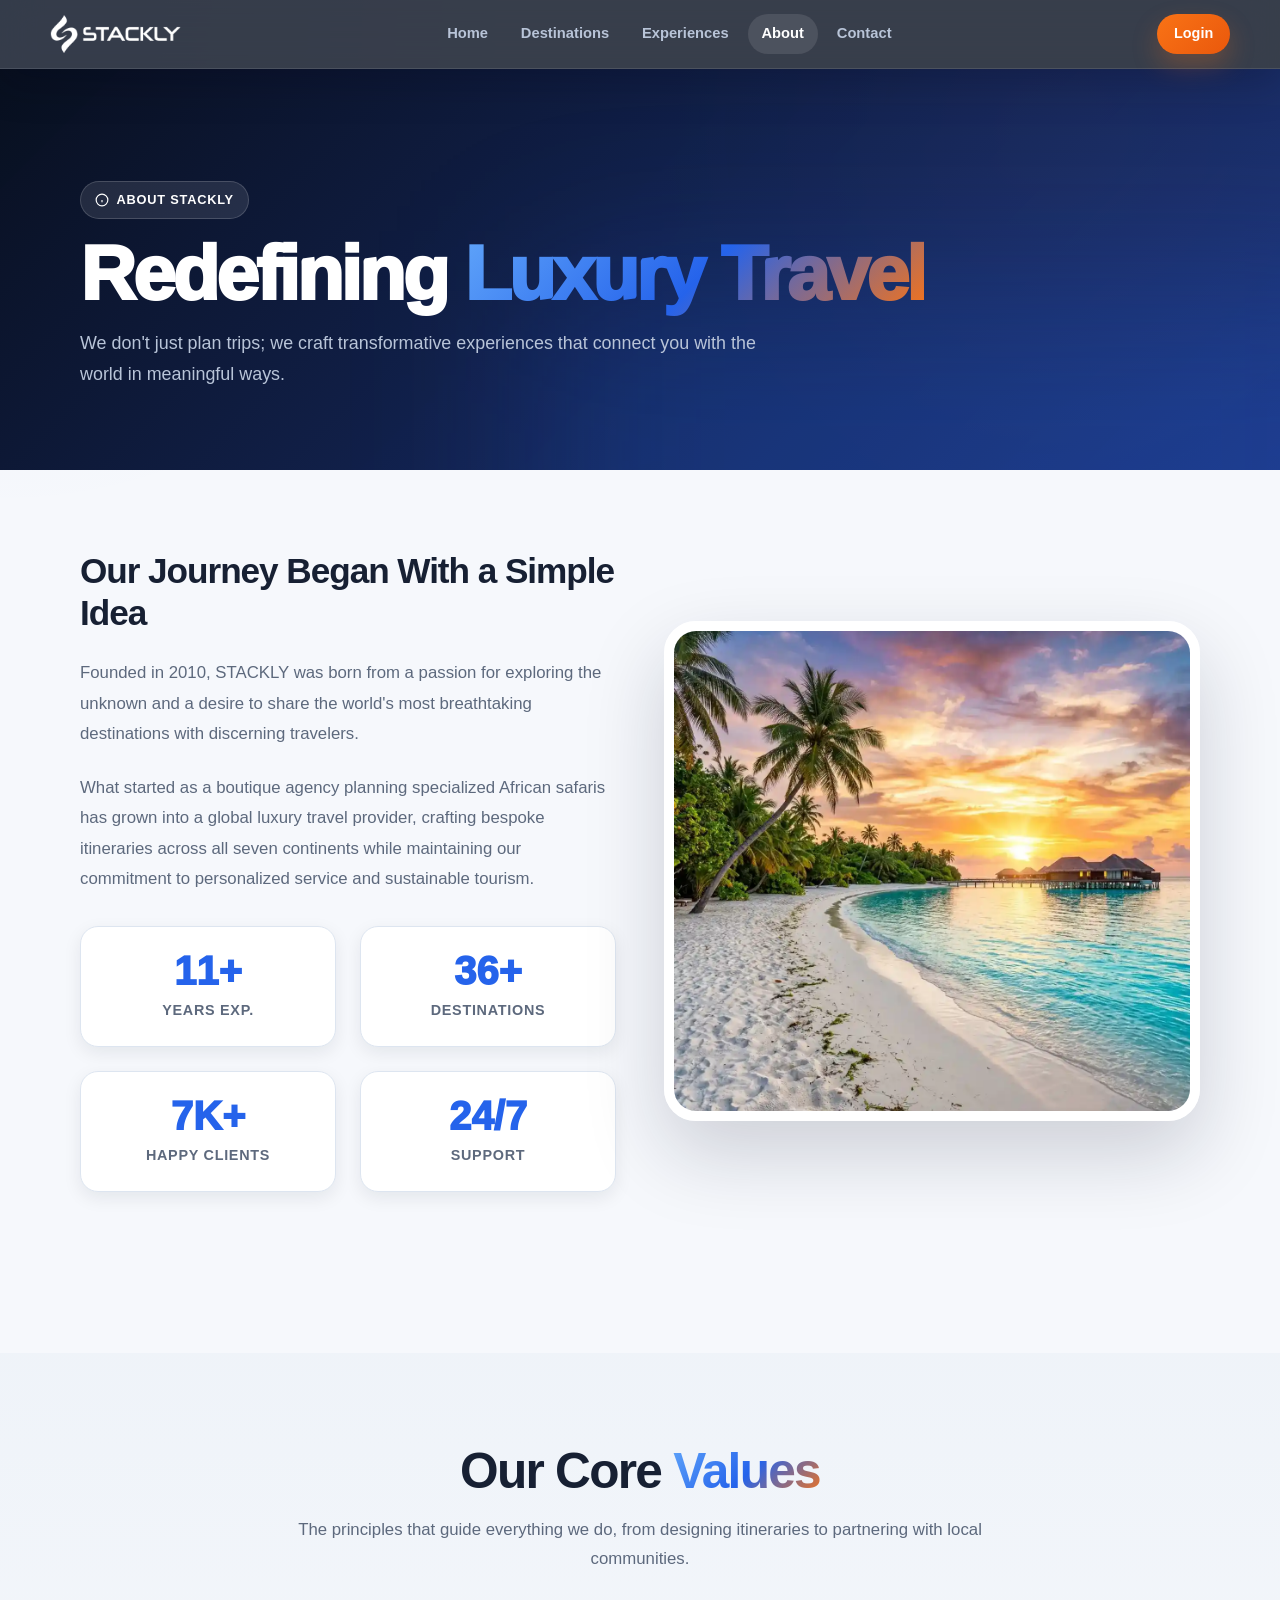
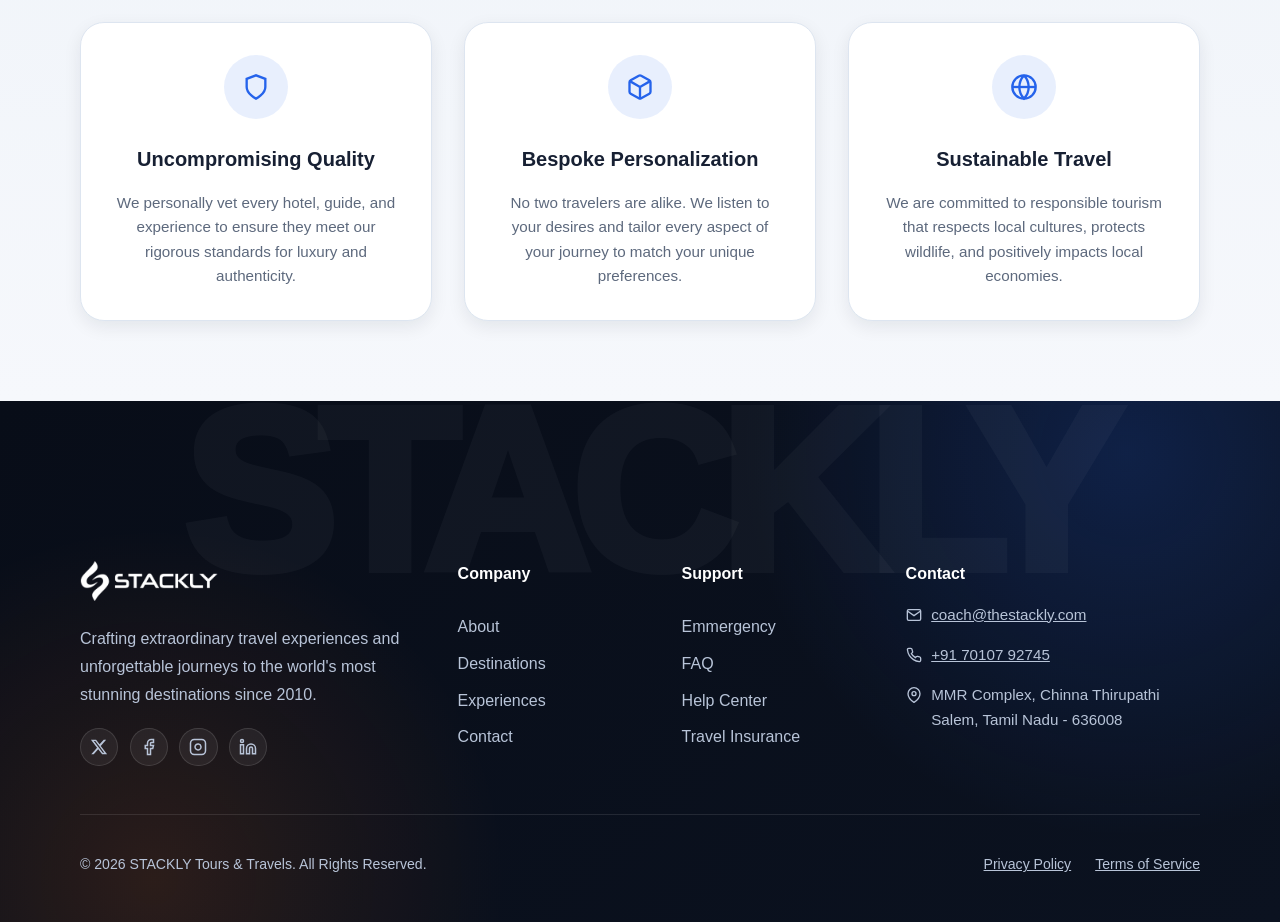
<file: about.html>
<!DOCTYPE html>
<html lang="en">
<head>
  <meta charset="UTF-8" />
  <meta name="viewport" content="width=device-width, initial-scale=1.0" />
  <title>About Us — STACKLY Tours & Travels</title>
  <link rel="stylesheet" href="style.css?v=2" />
  <link rel="stylesheet" href="public.css?v=2" />
  <meta name="description" content="Learn about STACKLY Tours & Travels. Our mission, our team, and our commitment to crafting unforgettable journeys." />
</head>
<body>
<div id="page-loader" role="status" aria-label="Loading"><div class="loader-premium-content"><div class="loader-spinner"></div><img src="images/logo-stackly.webp" alt="STACKLY" class="loader-logo" /></div></div>

<nav class="navbar glass-nav"><div class="nav-inner"><a href="index.html" class="nav-logo"><img src="images/logo-stackly.webp" alt="STACKLY" /></a><ul class="nav-links"><li><a href="index.html">Home</a></li><li><a href="destination.html">Destinations</a></li><li><a href="experience.html">Experiences</a></li><li><a href="about.html" class="active">About</a></li><li><a href="contact.html">Contact</a></li></ul><div class="nav-login-btn-wrap"><a href="login.html" class="nav-cta-btn">Login</a></div><button class="nav-hamburger" aria-label="Toggle menu"><span></span><span></span><span></span></button></div></nav>
<div class="mobile-menu"><a href="index.html">Home</a><a href="about.html" class="active">About</a><a href="destination.html">Destinations</a><a href="experience.html">Experiences</a><a href="contact.html">Contact</a><a href="login.html">Login</a></div>

<section class="page-hero"><div class="container"><span class="section-badge section-badge--dark" data-anim="fade-up"><svg width="14" height="14" viewBox="0 0 24 24" fill="none" stroke="currentColor" stroke-width="2"><circle cx="12" cy="12" r="10"/><line x1="12" y1="16" x2="12" y2="12"/><line x1="12" y1="8" x2="12.01" y2="8"/></svg> About STACKLY</span><h1 data-anim="fade-up" data-delay="100">Redefining <span class="teal-text">Luxury Travel</span></h1><p data-anim="fade-up" data-delay="200">We don't just plan trips; we craft transformative experiences that connect you with the world in meaningful ways.</p></div></section>

<section class="section">
<div class="container">
  <div class="about-story">
    <div data-anim="fade-right">
      <h2 style="font-family:var(--font-heading);font-size:2.2rem;font-weight:800;margin-bottom:1.5rem;line-height:1.2;">Our Journey Began With a Simple Idea</h2>
      <p style="font-size:1.05rem;color:var(--text-dark-secondary);line-height:1.8;margin-bottom:1.5rem;">Founded in 2010, STACKLY was born from a passion for exploring the unknown and a desire to share the world's most breathtaking destinations with discerning travelers.</p>
      <p style="font-size:1.05rem;color:var(--text-dark-secondary);line-height:1.8;margin-bottom:2rem;">What started as a boutique agency planning specialized African safaris has grown into a global luxury travel provider, crafting bespoke itineraries across all seven continents while maintaining our commitment to personalized service and sustainable tourism.</p>
      <div class="about-stats">
        <div class="stat-item"><div class="stat-val" data-count="15+">0</div><div class="stat-label">Years Exp.</div></div>
        <div class="stat-item"><div class="stat-val" data-count="50+">0</div><div class="stat-label">Destinations</div></div>
        <div class="stat-item"><div class="stat-val" data-count="10K+">0</div><div class="stat-label">Happy Clients</div></div>
        <div class="stat-item"><div class="stat-val" data-count="24/7">24/7</div><div class="stat-label">Support</div></div>
      </div>
    </div>
    <div class="about-story-img" data-anim="fade-left"><img src="images/hero-1.webp" alt="Our Story" loading="lazy" /></div>
  </div>
</div>
</section>

<section class="section section--alt">
<div class="container">
  <div class="section-header" data-anim="fade-up"><h2 class="section-title">Our Core <span class="teal-text">Values</span></h2><p class="section-desc">The principles that guide everything we do, from designing itineraries to partnering with local communities.</p></div>
  <div class="values-grid">
    <div class="value-card" data-anim="fade-up"><div class="value-icon"><svg width="28" height="28" viewBox="0 0 24 24" fill="none" stroke="currentColor" stroke-width="2"><path d="M12 22s8-4 8-10V5l-8-3-8 3v7c0 6 8 10 8 10z"/></svg></div><h3 class="value-title">Uncompromising Quality</h3><p class="value-desc">We personally vet every hotel, guide, and experience to ensure they meet our rigorous standards for luxury and authenticity.</p></div>
    <div class="value-card" data-anim="fade-up" data-delay="100"><div class="value-icon"><svg width="28" height="28" viewBox="0 0 24 24" fill="none" stroke="currentColor" stroke-width="2"><path d="M21 16V8a2 2 0 0 0-1-1.73l-7-4a2 2 0 0 0-2 0l-7 4A2 2 0 0 0 3 8v8a2 2 0 0 0 1 1.73l7 4a2 2 0 0 0 2 0l7-4A2 2 0 0 0 21 16z"/><polyline points="3.27 6.96 12 12.01 20.73 6.96"/><line x1="12" y1="22.08" x2="12" y2="12"/></svg></div><h3 class="value-title">Bespoke Personalization</h3><p class="value-desc">No two travelers are alike. We listen to your desires and tailor every aspect of your journey to match your unique preferences.</p></div>
    <div class="value-card" data-anim="fade-up" data-delay="200"><div class="value-icon"><svg width="28" height="28" viewBox="0 0 24 24" fill="none" stroke="currentColor" stroke-width="2"><circle cx="12" cy="12" r="10"/><path d="M12 2a14.5 14.5 0 0 0 0 20 14.5 14.5 0 0 0 0-20"/><path d="M2 12h20"/></svg></div><h3 class="value-title">Sustainable Travel</h3><p class="value-desc">We are committed to responsible tourism that respects local cultures, protects wildlife, and positively impacts local economies.</p></div>
  </div>
</div>
</section>

<footer class="site-footer">
  <div class="footer-giant-brand">STACKLY</div>
  <div class="container footer-container">
    <div class="footer-grid">
      <div class="footer-col-brand">
        <a href="index.html" class="footer-logo"><img src="images/logo-stackly.webp" alt="STACKLY" /></a>
        <p class="footer-desc">Crafting extraordinary travel experiences and unforgettable journeys to the world's most stunning destinations since 2010.</p>
        <div class="footer-social">
          <a href="404.html" aria-label="X"><svg width="18" height="18" viewBox="0 0 24 24" fill="currentColor" stroke="none"><path d="M18.244 2.25h3.308l-7.227 8.26 8.502 11.24H16.17l-5.214-6.817L4.99 21.75H1.68l7.73-8.835L1.254 2.25H8.08l4.713 6.231zm-1.161 17.52h1.833L7.084 4.126H5.117z"/></svg></a>
          <a href="404.html" aria-label="Facebook"><svg width="18" height="18" viewBox="0 0 24 24" fill="none" stroke="currentColor" stroke-width="2"><path d="M18 2h-3a5 5 0 00-5 5v3H7v4h3v8h4v-8h3l1-4h-4V7a1 1 0 011-1h3z"/></svg></a>
          <a href="404.html" aria-label="Instagram"><svg width="18" height="18" viewBox="0 0 24 24" fill="none" stroke="currentColor" stroke-width="2"><rect x="2" y="2" width="20" height="20" rx="5" ry="5"/><path d="M16 11.37A4 4 0 1112.63 8 4 4 0 0116 11.37z"/><line x1="17.5" y1="6.5" x2="17.51" y2="6.5"/></svg></a>
          <a href="404.html" aria-label="LinkedIn"><svg width="18" height="18" viewBox="0 0 24 24" fill="none" stroke="currentColor" stroke-width="2"><path d="M16 8a6 6 0 016 6v7h-4v-7a2 2 0 00-2-2 2 2 0 00-2 2v7h-4v-7a6 6 0 016-6z"/><rect x="2" y="9" width="4" height="12"/><circle cx="4" cy="4" r="2"/></svg></a>
        </div>
      </div>
     <div class="footer-col footer-links">
        <h4>Company</h4>
        <a href="about.html">About</a>
        <a href="destination.html">Destinations</a>
        <a href="experience.html">Experiences</a>
        <a href="contact.html">Contact</a>
      </div>
      <div class="footer-col footer-links">
        <h4>Support</h4>
        <a href="404.html">Emmergency</a>
        <a href="404.html">FAQ</a>
        <a href="404.html">Help Center</a>
        <a href="404.html">Travel Insurance</a>
      </div>
      <div class="footer-col">
        <h4>Contact</h4>
        <div style="font-size:0.95rem;color:var(--text-light-secondary);display:flex;flex-direction:column;gap:1rem;margin-top:1rem;">
          <a href="mailto:coach@thestackly.com" style="display:flex;align-items:center;gap:0.6rem;transition:color 0.3s;" onmouseover="this.style.color='#fff'" onmouseout="this.style.color='var(--text-light-secondary)'"><svg width="16" height="16" viewBox="0 0 24 24" fill="none" stroke="currentColor" stroke-width="2"><path d="M4 4h16c1.1 0 2 .9 2 2v12c0 1.1-.9 2-2 2H4c-1.1 0-2-.9-2-2V6c0-1.1.9-2 2-2z"/><polyline points="22,6 12,13 2,6"/></svg> coach@thestackly.com</a>
          <a href="tel:+917010792745" style="display:flex;align-items:center;gap:0.6rem;transition:color 0.3s;" onmouseover="this.style.color='#fff'" onmouseout="this.style.color='var(--text-light-secondary)'"><svg width="16" height="16" viewBox="0 0 24 24" fill="none" stroke="currentColor" stroke-width="2"><path d="M22 16.92v3a2 2 0 0 1-2.18 2 19.79 19.79 0 0 1-8.63-3.07 19.5 19.5 0 0 1-6-6 19.79 19.79 0 0 1-3.07-8.67A2 2 0 0 1 4.11 2h3a2 2 0 0 1 2 1.72 12.84 12.84 0 0 0 .7 2.81 2 2 0 0 1-.45 2.11L8.09 9.91a16 16 0 0 0 6 6l1.27-1.27a2 2 0 0 1 2.11-.45 12.84 12.84 0 0 0 2.81.7A2 2 0 0 1 22 16.92z"/></svg> +91 70107 92745</a>
          <div style="display:flex;align-items:flex-start;gap:0.6rem;"><svg width="16" height="16" viewBox="0 0 24 24" fill="none" stroke="currentColor" stroke-width="2" style="margin-top:0.25rem;flex-shrink:0;"><path d="M21 10c0 7-9 13-9 13s-9-6-9-13a9 9 0 0 1 18 0z"/><circle cx="12" cy="10" r="3"/></svg> MMR Complex, Chinna Thirupathi<br>Salem, Tamil Nadu - 636008</div>
        </div>
      </div>
    </div>
    <div class="footer-bottom">
      <p>&copy; 2026 STACKLY Tours & Travels. All Rights Reserved.</p>
      <div class="footer-bottom-links" style="display:flex;gap:1.5rem;">
        <a href="404.html" style="text-decoration:underline;">Privacy Policy</a>
        <a href="404.html" style="text-decoration:underline;">Terms of Service</a>
      </div>
    </div>
  </div>
</footer>

<div id="toast-container" aria-live="polite"></div>
<script src="auth.js"></script>
<script src="main.js"></script>
<script>document.addEventListener('DOMContentLoaded', () => { setTimeout(() => { if(typeof animateCounters === 'function') animateCounters(); }, 800); });</script>
</body>
</html>
</file>
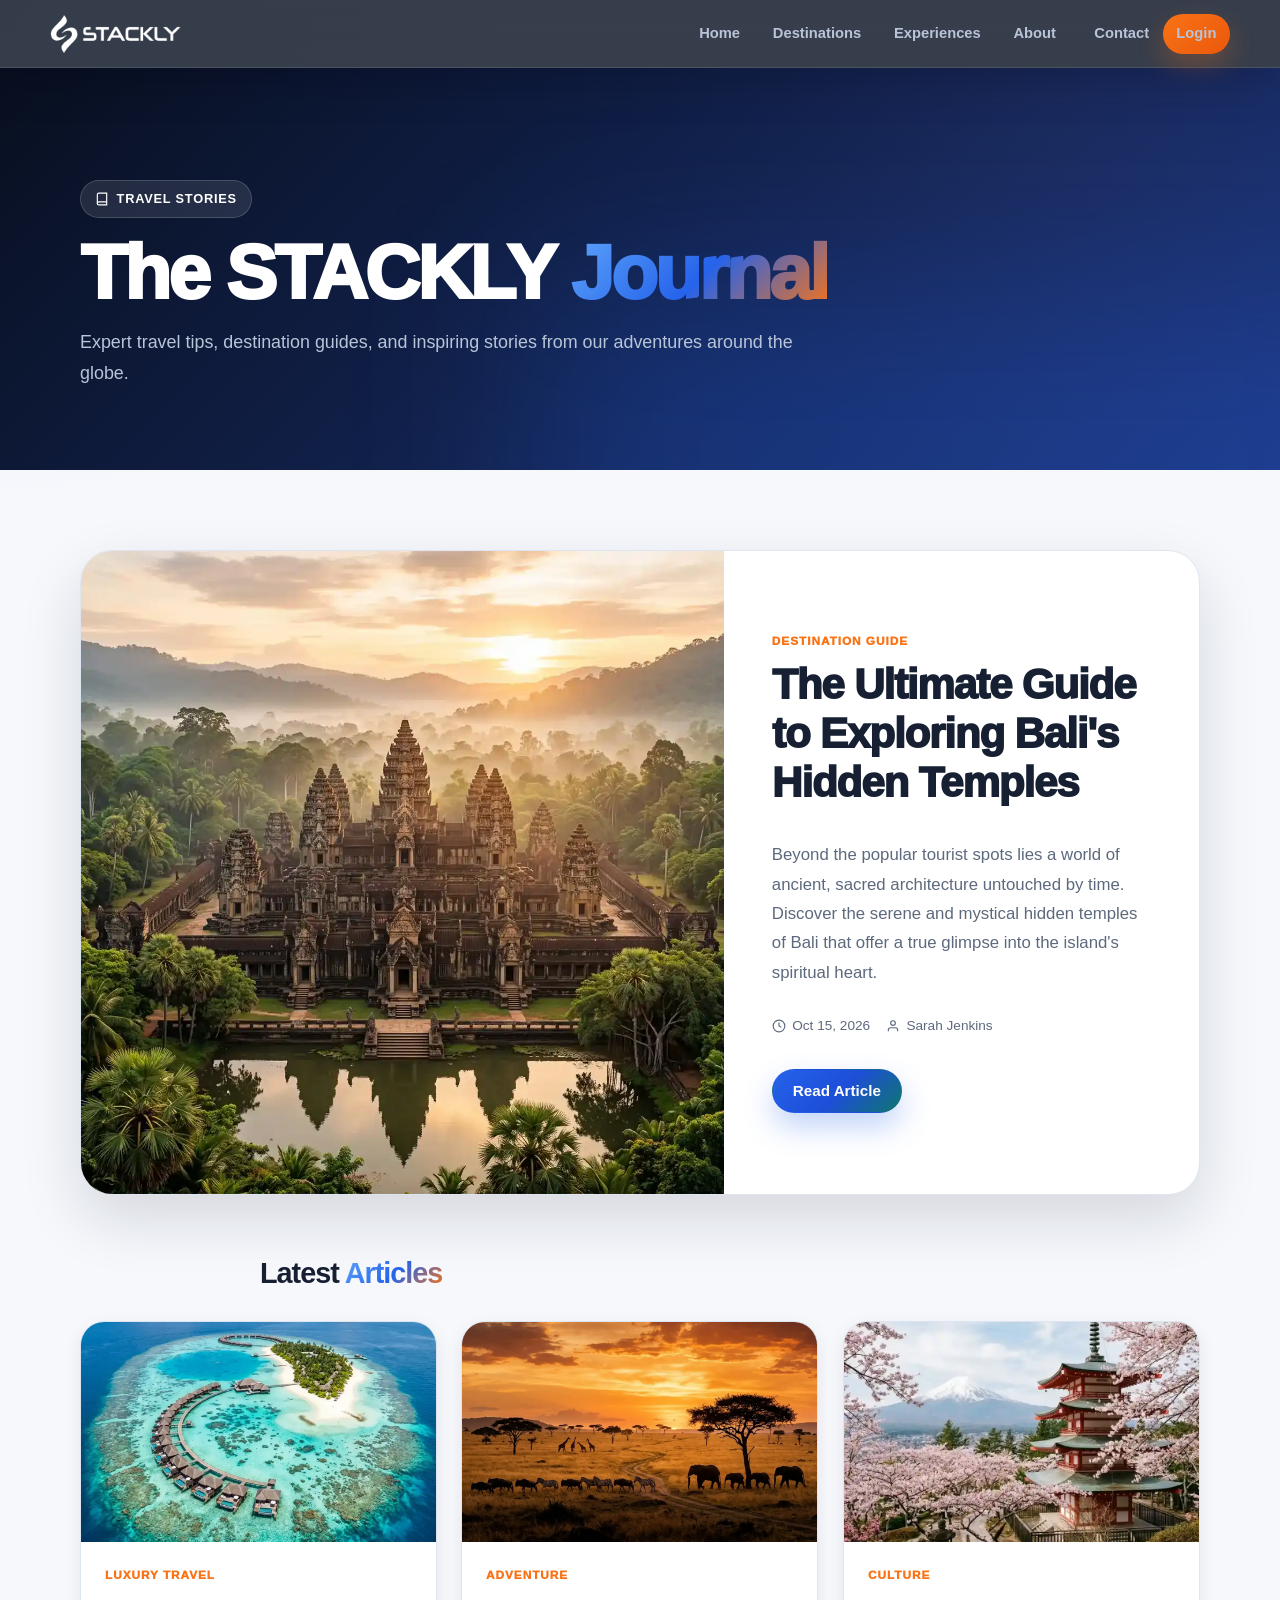
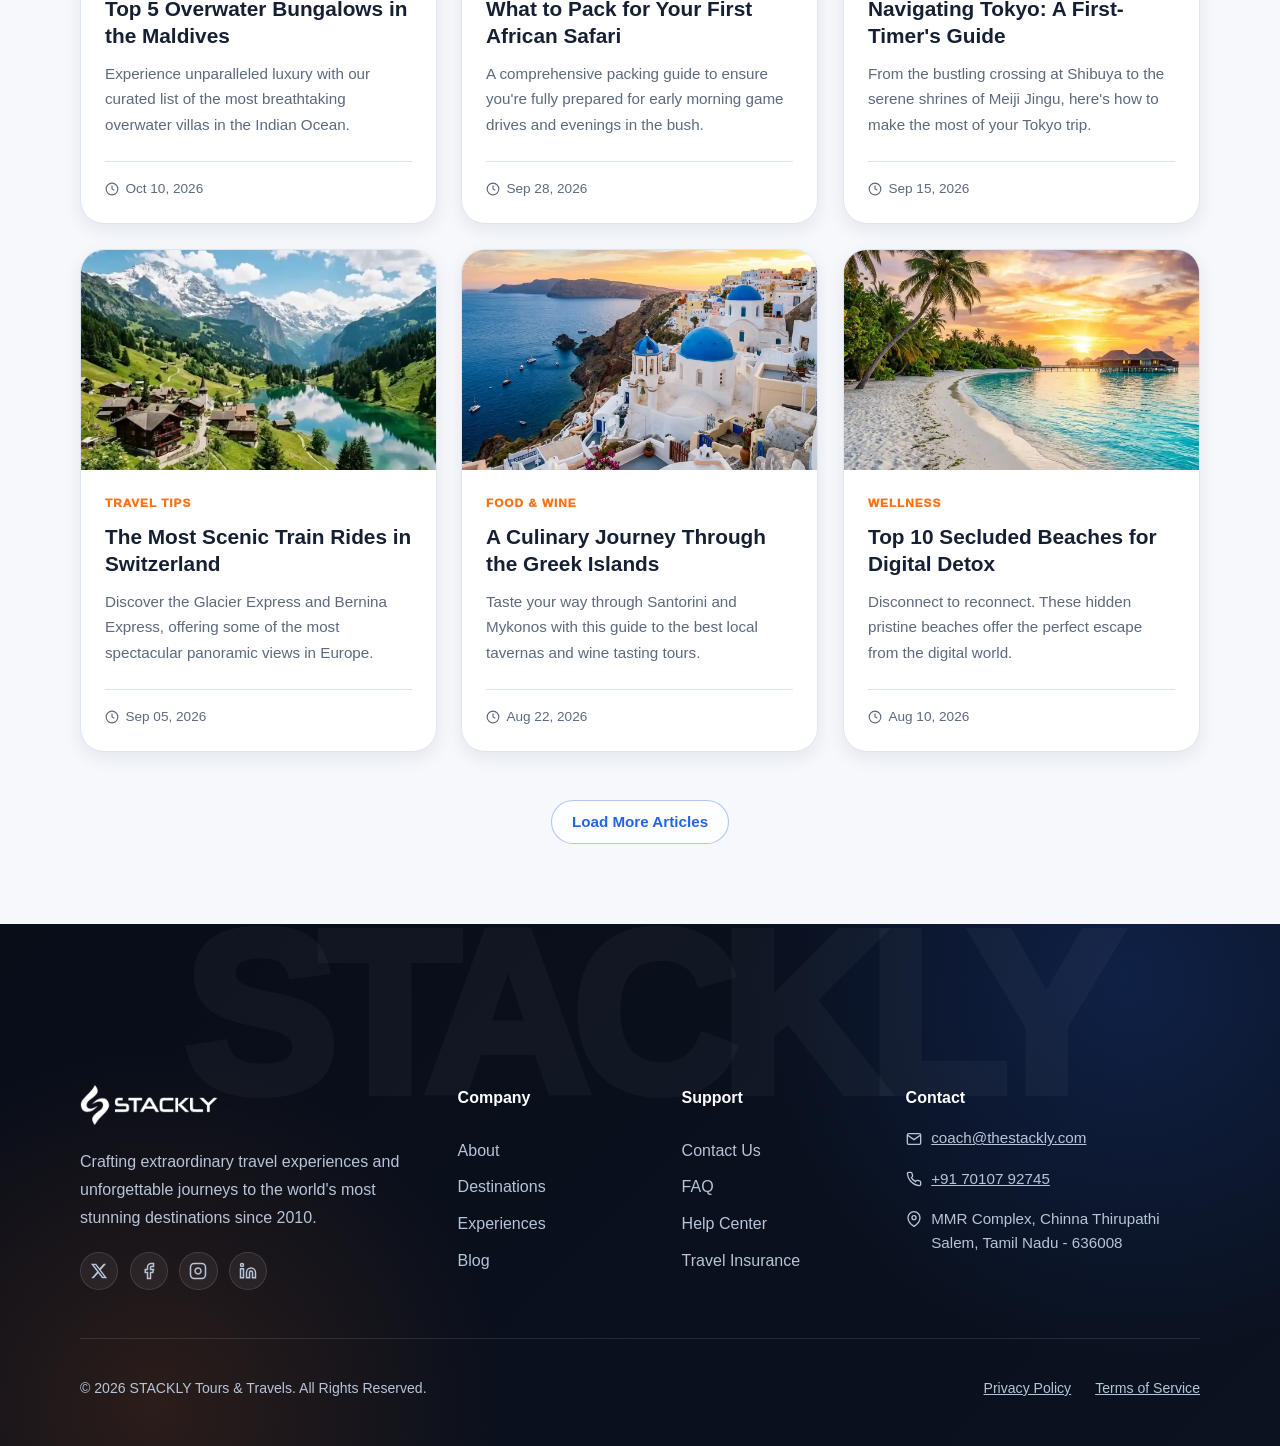
<file: blog.html>
<!DOCTYPE html>
<html lang="en">
<head>
  <meta charset="UTF-8" />
  <meta name="viewport" content="width=device-width, initial-scale=1.0" />
  <title>Travel Blog — STACKLY Tours & Travels</title>
  <link rel="stylesheet" href="style.css?v=2" />
  <link rel="stylesheet" href="public.css?v=2" />
  <meta name="description" content="Read the latest travel stories, tips, and destination guides from the STACKLY travel experts." />
</head>
<body>
<div id="page-loader" role="status" aria-label="Loading"><div class="loader-premium-content"><div class="loader-spinner"></div><img src="images/logo-stackly.webp" alt="STACKLY" class="loader-logo" /></div></div>

<nav class="navbar glass-nav"><div class="nav-inner"><a href="index.html" class="nav-logo"><img src="images/logo-stackly.webp" alt="STACKLY" /></a><ul class="nav-links"><li><a href="index.html">Home</a></li><li><a href="destinations.html">Destinations</a></li><li><a href="experiences.html">Experiences</a></li><li><a href="about.html">About</a></li><li><li><a href="contact.html">Contact<a href="login.html" class="nav-cta-btn">Login</a></div><button class="nav-hamburger" aria-label="Toggle menu"><span></span><span></span><span></span></button></div></nav>
<div class="mobile-menu"><a href="index.html">Home</a><a href="about.html">About</a><a href="blog.html" class="active">Blog</a><a href="destination.html">Destinations</a><a href="experience.html">Experiences</a><a href="contact.html">Contact</a><div class="mobile-login-wrap"><a href="login.html" style="display:flex;align-items:center;justify-content:center;padding:0.8rem;border-radius:999px;background:var(--primary);color:#fff;font-weight:700;font-size:0.9rem;">Login</a></div></div>

<section class="page-hero"><div class="container"><span class="section-badge section-badge--dark" data-anim="fade-up"><svg width="14" height="14" viewBox="0 0 24 24" fill="none" stroke="currentColor" stroke-width="2"><path d="M4 19.5A2.5 2.5 0 0 1 6.5 17H20"/><path d="M6.5 2H20v20H6.5A2.5 2.5 0 0 1 4 19.5v-15A2.5 2.5 0 0 1 6.5 2z"/></svg> Travel Stories</span><h1 data-anim="fade-up" data-delay="100">The STACKLY <span class="teal-text">Journal</span></h1><p data-anim="fade-up" data-delay="200">Expert travel tips, destination guides, and inspiring stories from our adventures around the globe.</p></div></section>

<section class="section">
<div class="container">
  <!-- Featured Post -->
  <div class="featured-post" data-anim="fade-up">
    <div class="featured-img"><img src="images/hero-3.webp" alt="Bali Temples" loading="lazy" /></div>
    <div class="featured-content">
      <div class="post-category">Destination Guide</div>
      <h2 class="featured-title">The Ultimate Guide to Exploring Bali's Hidden Temples</h2>
      <p class="featured-desc">Beyond the popular tourist spots lies a world of ancient, sacred architecture untouched by time. Discover the serene and mystical hidden temples of Bali that offer a true glimpse into the island's spiritual heart.</p>
      <div class="post-meta">
        <span><svg width="14" height="14" viewBox="0 0 24 24" fill="none" stroke="currentColor" stroke-width="2"><circle cx="12" cy="12" r="10"/><polyline points="12 6 12 12 16 14"/></svg> Oct 15, 2026</span>
        <span><svg width="14" height="14" viewBox="0 0 24 24" fill="none" stroke="currentColor" stroke-width="2"><path d="M20 21v-2a4 4 0 0 0-4-4H8a4 4 0 0 0-4 4v2"/><circle cx="12" cy="7" r="4"/></svg> Sarah Jenkins</span>
      </div>
      <div style="margin-top:2rem;"><a href="404.html" class="btn btn-primary">Read Article</a></div>
    </div>
  </div>

  <div class="section-header" style="text-align:left;margin-bottom:2rem;"><h2 class="section-title" style="font-size:1.8rem;">Latest <span class="teal-text">Articles</span></h2></div>
  
  <div class="blog-grid">
    <div class="blog-card" data-anim="fade-up"><div class="blog-card-img"><img src="images/dest-maldives.webp" alt="Maldives" loading="lazy" /></div><div class="blog-card-body"><div class="post-category">Luxury Travel</div><h3 class="blog-card-title">Top 5 Overwater Bungalows in the Maldives</h3><p class="blog-card-desc">Experience unparalleled luxury with our curated list of the most breathtaking overwater villas in the Indian Ocean.</p><div class="post-meta"><span><svg width="14" height="14" viewBox="0 0 24 24" fill="none" stroke="currentColor" stroke-width="2"><circle cx="12" cy="12" r="10"/><polyline points="12 6 12 12 16 14"/></svg> Oct 10, 2026</span></div></div></div>
    <div class="blog-card" data-anim="fade-up" data-delay="100"><div class="blog-card-img"><img src="images/dest-africa.webp" alt="Safari" loading="lazy" /></div><div class="blog-card-body"><div class="post-category">Adventure</div><h3 class="blog-card-title">What to Pack for Your First African Safari</h3><p class="blog-card-desc">A comprehensive packing guide to ensure you're fully prepared for early morning game drives and evenings in the bush.</p><div class="post-meta"><span><svg width="14" height="14" viewBox="0 0 24 24" fill="none" stroke="currentColor" stroke-width="2"><circle cx="12" cy="12" r="10"/><polyline points="12 6 12 12 16 14"/></svg> Sep 28, 2026</span></div></div></div>
    <div class="blog-card" data-anim="fade-up" data-delay="200"><div class="blog-card-img"><img src="images/dest-japan.webp" alt="Japan" loading="lazy" /></div><div class="blog-card-body"><div class="post-category">Culture</div><h3 class="blog-card-title">Navigating Tokyo: A First-Timer's Guide</h3><p class="blog-card-desc">From the bustling crossing at Shibuya to the serene shrines of Meiji Jingu, here's how to make the most of your Tokyo trip.</p><div class="post-meta"><span><svg width="14" height="14" viewBox="0 0 24 24" fill="none" stroke="currentColor" stroke-width="2"><circle cx="12" cy="12" r="10"/><polyline points="12 6 12 12 16 14"/></svg> Sep 15, 2026</span></div></div></div>
    <div class="blog-card" data-anim="fade-up" data-delay="300"><div class="blog-card-img"><img src="images/dest-swiss.webp" alt="Swiss" loading="lazy" /></div><div class="blog-card-body"><div class="post-category">Travel Tips</div><h3 class="blog-card-title">The Most Scenic Train Rides in Switzerland</h3><p class="blog-card-desc">Discover the Glacier Express and Bernina Express, offering some of the most spectacular panoramic views in Europe.</p><div class="post-meta"><span><svg width="14" height="14" viewBox="0 0 24 24" fill="none" stroke="currentColor" stroke-width="2"><circle cx="12" cy="12" r="10"/><polyline points="12 6 12 12 16 14"/></svg> Sep 05, 2026</span></div></div></div>
    <div class="blog-card" data-anim="fade-up" data-delay="400"><div class="blog-card-img"><img src="images/dest-santorini.webp" alt="Greece" loading="lazy" /></div><div class="blog-card-body"><div class="post-category">Food & Wine</div><h3 class="blog-card-title">A Culinary Journey Through the Greek Islands</h3><p class="blog-card-desc">Taste your way through Santorini and Mykonos with this guide to the best local tavernas and wine tasting tours.</p><div class="post-meta"><span><svg width="14" height="14" viewBox="0 0 24 24" fill="none" stroke="currentColor" stroke-width="2"><circle cx="12" cy="12" r="10"/><polyline points="12 6 12 12 16 14"/></svg> Aug 22, 2026</span></div></div></div>
    <div class="blog-card" data-anim="fade-up" data-delay="500"><div class="blog-card-img"><img src="images/hero-1.webp" alt="Beach" loading="lazy" /></div><div class="blog-card-body"><div class="post-category">Wellness</div><h3 class="blog-card-title">Top 10 Secluded Beaches for Digital Detox</h3><p class="blog-card-desc">Disconnect to reconnect. These hidden pristine beaches offer the perfect escape from the digital world.</p><div class="post-meta"><span><svg width="14" height="14" viewBox="0 0 24 24" fill="none" stroke="currentColor" stroke-width="2"><circle cx="12" cy="12" r="10"/><polyline points="12 6 12 12 16 14"/></svg> Aug 10, 2026</span></div></div></div>
  </div>
  
  <div style="text-align:center;"><a href="404.html" class="btn btn-outline" style="display:inline-block;">Load More Articles</a></div>
</div>
</section>

<footer class="site-footer">
  <div class="footer-giant-brand">STACKLY</div>
  <div class="container footer-container">
    <div class="footer-grid">
      <div class="footer-col-brand">
        <a href="index.html" class="footer-logo"><img src="images/logo-stackly.webp" alt="STACKLY" /></a>
        <p class="footer-desc">Crafting extraordinary travel experiences and unforgettable journeys to the world's most stunning destinations since 2010.</p>
        <div class="footer-social">
          <a href="404.html" aria-label="X"><svg width="18" height="18" viewBox="0 0 24 24" fill="currentColor" stroke="none"><path d="M18.244 2.25h3.308l-7.227 8.26 8.502 11.24H16.17l-5.214-6.817L4.99 21.75H1.68l7.73-8.835L1.254 2.25H8.08l4.713 6.231zm-1.161 17.52h1.833L7.084 4.126H5.117z"/></svg></a>
          <a href="404.html" aria-label="Facebook"><svg width="18" height="18" viewBox="0 0 24 24" fill="none" stroke="currentColor" stroke-width="2"><path d="M18 2h-3a5 5 0 00-5 5v3H7v4h3v8h4v-8h3l1-4h-4V7a1 1 0 011-1h3z"/></svg></a>
          <a href="404.html" aria-label="Instagram"><svg width="18" height="18" viewBox="0 0 24 24" fill="none" stroke="currentColor" stroke-width="2"><rect x="2" y="2" width="20" height="20" rx="5" ry="5"/><path d="M16 11.37A4 4 0 1112.63 8 4 4 0 0116 11.37z"/><line x1="17.5" y1="6.5" x2="17.51" y2="6.5"/></svg></a>
          <a href="404.html" aria-label="LinkedIn"><svg width="18" height="18" viewBox="0 0 24 24" fill="none" stroke="currentColor" stroke-width="2"><path d="M16 8a6 6 0 016 6v7h-4v-7a2 2 0 00-2-2 2 2 0 00-2 2v7h-4v-7a6 6 0 016-6z"/><rect x="2" y="9" width="4" height="12"/><circle cx="4" cy="4" r="2"/></svg></a>
        </div>
      </div>
      <div class="footer-col footer-links">
        <h4>Company</h4>
        <a href="about.html">About</a>
        <a href="destinations.html">Destinations</a>
        <a href="experiences.html">Experiences</a>
        <a href="blog.html">Blog</a>
      </div>
      <div class="footer-col footer-links">
        <h4>Support</h4>
        <a href="contact.html">Contact Us</a>
        <a href="404.html">FAQ</a>
        <a href="404.html">Help Center</a>
        <a href="404.html">Travel Insurance</a>
      </div>
      <div class="footer-col">
        <h4>Contact</h4>
        <div style="font-size:0.95rem;color:var(--text-light-secondary);display:flex;flex-direction:column;gap:1rem;margin-top:1rem;">
          <a href="mailto:coach@thestackly.com" style="display:flex;align-items:center;gap:0.6rem;transition:color 0.3s;" onmouseover="this.style.color='#fff'" onmouseout="this.style.color='var(--text-light-secondary)'"><svg width="16" height="16" viewBox="0 0 24 24" fill="none" stroke="currentColor" stroke-width="2"><path d="M4 4h16c1.1 0 2 .9 2 2v12c0 1.1-.9 2-2 2H4c-1.1 0-2-.9-2-2V6c0-1.1.9-2 2-2z"/><polyline points="22,6 12,13 2,6"/></svg> coach@thestackly.com</a>
          <a href="tel:+917010792745" style="display:flex;align-items:center;gap:0.6rem;transition:color 0.3s;" onmouseover="this.style.color='#fff'" onmouseout="this.style.color='var(--text-light-secondary)'"><svg width="16" height="16" viewBox="0 0 24 24" fill="none" stroke="currentColor" stroke-width="2"><path d="M22 16.92v3a2 2 0 0 1-2.18 2 19.79 19.79 0 0 1-8.63-3.07 19.5 19.5 0 0 1-6-6 19.79 19.79 0 0 1-3.07-8.67A2 2 0 0 1 4.11 2h3a2 2 0 0 1 2 1.72 12.84 12.84 0 0 0 .7 2.81 2 2 0 0 1-.45 2.11L8.09 9.91a16 16 0 0 0 6 6l1.27-1.27a2 2 0 0 1 2.11-.45 12.84 12.84 0 0 0 2.81.7A2 2 0 0 1 22 16.92z"/></svg> +91 70107 92745</a>
          <div style="display:flex;align-items:flex-start;gap:0.6rem;"><svg width="16" height="16" viewBox="0 0 24 24" fill="none" stroke="currentColor" stroke-width="2" style="margin-top:0.25rem;flex-shrink:0;"><path d="M21 10c0 7-9 13-9 13s-9-6-9-13a9 9 0 0 1 18 0z"/><circle cx="12" cy="10" r="3"/></svg> MMR Complex, Chinna Thirupathi<br>Salem, Tamil Nadu - 636008</div>
        </div>
      </div>
    </div>
    <div class="footer-bottom">
      <p>&copy; 2026 STACKLY Tours & Travels. All Rights Reserved.</p>
      <div class="footer-bottom-links" style="display:flex;gap:1.5rem;">
        <a href="404.html" style="text-decoration:underline;">Privacy Policy</a>
        <a href="404.html" style="text-decoration:underline;">Terms of Service</a>
      </div>
    </div>
  </div>
</footer>

<div id="toast-container" aria-live="polite"></div>
<script src="auth.js"></script>
<script src="main.js"></script>
</body>
</html>
</file>
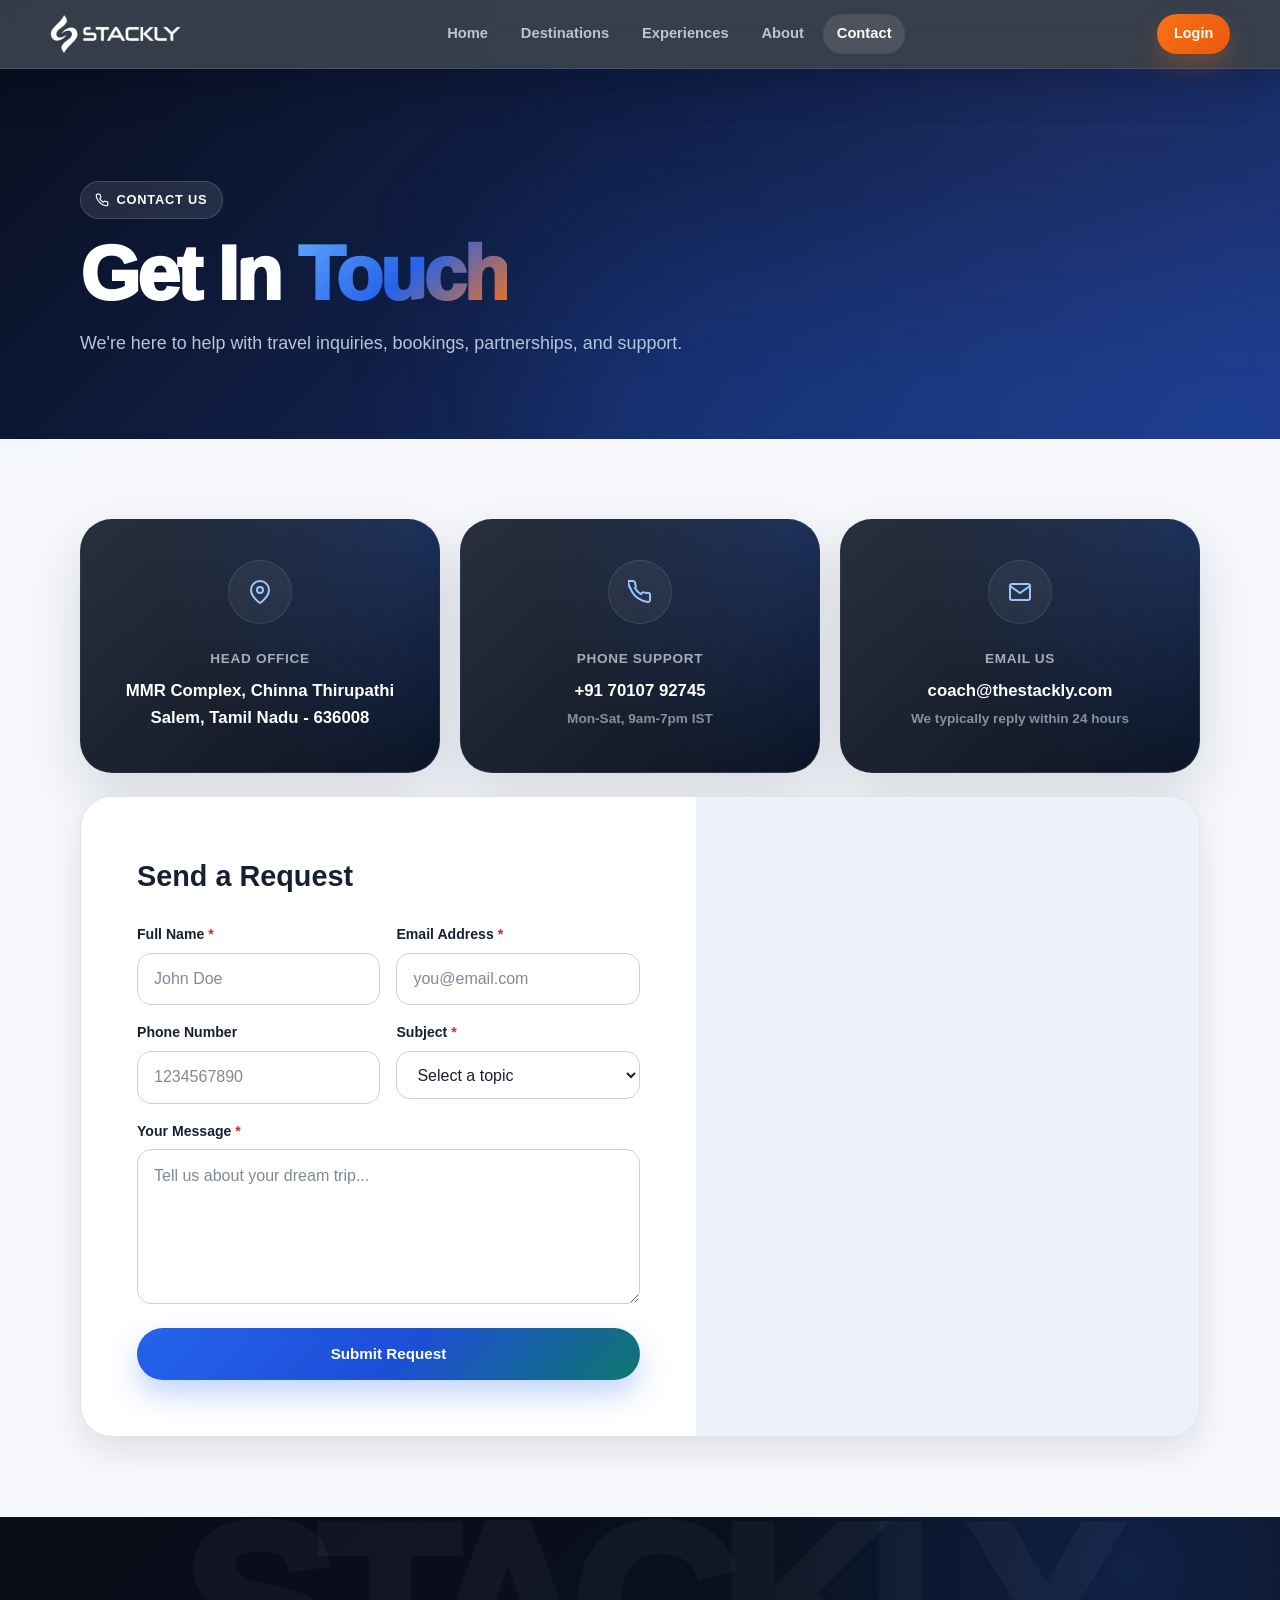
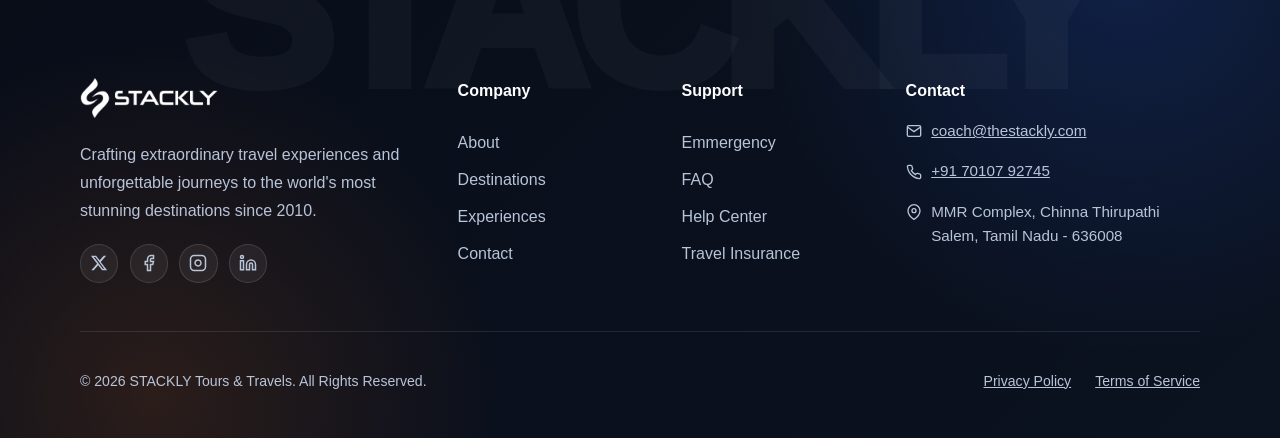
<file: contact.html>
<!DOCTYPE html>
<html lang="en">
<head>
  <meta charset="UTF-8" />
  <meta name="viewport" content="width=device-width, initial-scale=1.0" />
  <title>Contact Us — STACKLY Tours & Travels</title>
  <link rel="stylesheet" href="style.css?v=2" />
  <link rel="stylesheet" href="public.css?v=2" />
  <meta name="description" content="Get in touch with STACKLY Tours & Travels. Reach out for travel inquiries, partnerships, or support." />
</head>
<body>
<div id="page-loader" role="status" aria-label="Loading"><div class="loader-premium-content"><div class="loader-spinner"></div><img src="images/logo-stackly.webp" alt="STACKLY" class="loader-logo" /></div></div>

<nav class="navbar glass-nav">
  <div class="nav-inner">
    <a href="index.html" class="nav-logo"><img src="images/logo-stackly.webp" alt="STACKLY" /></a>
    <ul class="nav-links">
      <li><a href="index.html">Home</a></li>
      <li><a href="destination.html">Destinations</a></li>
      <li><a href="experience.html">Experiences</a></li>
      <li><a href="about.html">About</a></li>
      <li><a href="contact.html" class="active">Contact</a></li>
    </ul>
    <div class="nav-login-btn-wrap"><a href="login.html" class="nav-cta-btn">Login</a></div>
    <button class="nav-hamburger" aria-label="Toggle menu"><span></span><span></span><span></span></button>
  </div>
</nav>
<div class="mobile-menu">
  <a href="index.html">Home</a><a href="destination.html">Destinations</a><a href="experience.html">Experiences</a><a href="about.html">About</a><a href="contact.html" class="active">Contact</a> <a href="login.html">Login</a>
</div>

<section class="page-hero">
  <div class="container">
    <span class="section-badge section-badge--dark" data-anim="fade-up"><svg width="14" height="14" viewBox="0 0 24 24" fill="none" stroke="currentColor" stroke-width="2"><path d="M22 16.92v3a2 2 0 01-2.18 2 19.79 19.79 0 01-8.63-3.07 19.5 19.5 0 01-6-6 19.79 19.79 0 01-3.07-8.67A2 2 0 014.11 2h3a2 2 0 012 1.72c.127.96.361 1.903.7 2.81a2 2 0 01-.45 2.11L8.09 9.91a16 16 0 006 6l1.27-1.27a2 2 0 012.11-.45c.907.339 1.85.573 2.81.7A2 2 0 0122 16.92z"/></svg> Contact Us</span>
    <h1 data-anim="fade-up" data-delay="100">Get In <span class="teal-text">Touch</span></h1>
    <p data-anim="fade-up" data-delay="200">We're here to help with travel inquiries, bookings, partnerships, and support.</p>
  </div>
</section>

<section class="section">
  <div class="container">
    <div class="contact-layout-new">
      
      <!-- Top Info Cards -->
      <div class="contact-info-cards">
        <div class="info-card-premium" data-anim="fade-up" data-delay="100">
          <div class="contact-info-icon"><svg width="24" height="24" viewBox="0 0 24 24" fill="none" stroke="currentColor" stroke-width="2"><path d="M21 10c0 7-9 13-9 13s-9-6-9-13a9 9 0 0118 0z"/><circle cx="12" cy="10" r="3"/></svg></div>
          <div class="contact-info-label">Head Office</div>
          <div class="contact-info-val">MMR Complex, Chinna Thirupathi<br>Salem, Tamil Nadu - 636008</div>
        </div>
        <div class="info-card-premium" data-anim="fade-up" data-delay="200">
          <div class="contact-info-icon"><svg width="24" height="24" viewBox="0 0 24 24" fill="none" stroke="currentColor" stroke-width="2"><path d="M22 16.92v3a2 2 0 01-2.18 2 19.79 19.79 0 01-8.63-3.07A19.5 19.5 0 013.07 9.81a19.79 19.79 0 01-3.07-8.63A2 2 0 012 1h3a2 2 0 012 1.72c.127.96.361 1.903.7 2.81a2 2 0 01-.45 2.11L6.91 8.09a16 16 0 006 6l1.27-1.27a2 2 0 012.11-.45c.907.339 1.85.573 2.81.7A2 2 0 0122 15v1.92z"/></svg></div>
          <div class="contact-info-label">Phone Support</div>
          <div class="contact-info-val"><a href="tel:+917010792745">+91 70107 92745</a><br><span style="font-size:0.85rem;color:rgba(255,255,255,0.5);">Mon-Sat, 9am-7pm IST</span></div>
        </div>
        <div class="info-card-premium" data-anim="fade-up" data-delay="300">
          <div class="contact-info-icon"><svg width="24" height="24" viewBox="0 0 24 24" fill="none" stroke="currentColor" stroke-width="2"><path d="M4 4h16c1.1 0 2 .9 2 2v12c0 1.1-.9 2-2 2H4c-1.1 0-2-.9-2-2V6c0-1.1.9-2 2-2z"/><polyline points="22,6 12,13 2,6"/></svg></div>
          <div class="contact-info-label">Email Us</div>
          <div class="contact-info-val"><a href="mailto:coach@thestackly.com">coach@thestackly.com</a><br><span style="font-size:0.85rem;color:rgba(255,255,255,0.5);">We typically reply within 24 hours</span></div>
        </div>
      </div>

      <!-- Bottom Split Layout -->
      <div class="contact-form-section" data-anim="fade-up" data-delay="200">
        <div class="contact-form-wrap">
          <h2 style="font-family:var(--font-heading);font-size:1.8rem;font-weight:800;margin-bottom:1.5rem;">Send a Request</h2>
          <form id="contactForm">
            <div class="form-row">
              <div class="form-group"><label for="contact-name" class="form-label">Full Name <span style="color:var(--danger)">*</span></label><input type="text" id="contact-name" class="form-control" placeholder="John Doe" required autocomplete="name" pattern="[A-Za-z\s]+" oninput="this.value=this.value.replace(/[^A-Za-z\s]/g,'')" /></div>
              <div class="form-group"><label for="contact-email" class="form-label">Email Address <span style="color:var(--danger)">*</span></label><input type="email" id="contact-email" class="form-control" placeholder="you@email.com" required autocomplete="email" /></div>
            </div>
            <div class="form-row">
              <div class="form-group"><label for="contact-phone" class="form-label">Phone Number</label><input type="tel" id="contact-phone" class="form-control" placeholder="1234567890" autocomplete="tel" pattern="\d{10}" maxlength="10" oninput="this.value=this.value.replace(/[^0-9]/g,'');" /></div>
              <div class="form-group"><label for="contact-subject" class="form-label">Subject <span style="color:var(--danger)">*</span></label><select id="contact-subject" class="form-control" required><option value="" disabled selected>Select a topic</option><option>Trip Inquiry</option><option>Booking Support</option><option>Partnership</option><option>Custom Tour Request</option><option>Feedback</option><option>Other</option></select></div>
            </div>
            <div class="form-group"><label for="contact-message" class="form-label">Your Message <span style="color:var(--danger)">*</span></label><textarea id="contact-message" class="form-control" rows="5" placeholder="Tell us about your dream trip..." required minlength="10"></textarea></div>
            <button type="submit" class="btn btn-primary btn-lg" style="width:100%;font-size:0.95rem;padding:0.9rem;">Submit Request</button>
          </form>
        </div>
        <div class="contact-map-wrap">
          <iframe title="STACKLY Office Location" src="https://maps.google.com/maps?q=MMR%20Complex,%20Chinna%20Thirupathi,%20Salem&t=&z=15&ie=UTF8&iwloc=&output=embed" loading="lazy" allowfullscreen referrerpolicy="no-referrer-when-downgrade"></iframe>
        </div>
      </div>
      
    </div>
  </div>
</section>

<footer class="site-footer">
  <div class="footer-giant-brand">STACKLY</div>
  <div class="container footer-container">
    <div class="footer-grid">
      <div class="footer-col-brand">
        <a href="index.html" class="footer-logo"><img src="images/logo-stackly.webp" alt="STACKLY" /></a>
        <p class="footer-desc">Crafting extraordinary travel experiences and unforgettable journeys to the world's most stunning destinations since 2010.</p>
        <div class="footer-social">
          <a href="404.html" aria-label="X"><svg width="18" height="18" viewBox="0 0 24 24" fill="currentColor" stroke="none"><path d="M18.244 2.25h3.308l-7.227 8.26 8.502 11.24H16.17l-5.214-6.817L4.99 21.75H1.68l7.73-8.835L1.254 2.25H8.08l4.713 6.231zm-1.161 17.52h1.833L7.084 4.126H5.117z"/></svg></a>
          <a href="404.html" aria-label="Facebook"><svg width="18" height="18" viewBox="0 0 24 24" fill="none" stroke="currentColor" stroke-width="2"><path d="M18 2h-3a5 5 0 00-5 5v3H7v4h3v8h4v-8h3l1-4h-4V7a1 1 0 011-1h3z"/></svg></a>
          <a href="404.html" aria-label="Instagram"><svg width="18" height="18" viewBox="0 0 24 24" fill="none" stroke="currentColor" stroke-width="2"><rect x="2" y="2" width="20" height="20" rx="5" ry="5"/><path d="M16 11.37A4 4 0 1112.63 8 4 4 0 0116 11.37z"/><line x1="17.5" y1="6.5" x2="17.51" y2="6.5"/></svg></a>
          <a href="404.html" aria-label="LinkedIn"><svg width="18" height="18" viewBox="0 0 24 24" fill="none" stroke="currentColor" stroke-width="2"><path d="M16 8a6 6 0 016 6v7h-4v-7a2 2 0 00-2-2 2 2 0 00-2 2v7h-4v-7a6 6 0 016-6z"/><rect x="2" y="9" width="4" height="12"/><circle cx="4" cy="4" r="2"/></svg></a>
        </div>
      </div>
     <div class="footer-col footer-links">
        <h4>Company</h4>
        <a href="about.html">About</a>
        <a href="destination.html">Destinations</a>
        <a href="experience.html">Experiences</a>
        <a href="contact.html">Contact</a>
      </div>
      <div class="footer-col footer-links">
        <h4>Support</h4>
        <a href="404.html">Emmergency</a>
        <a href="404.html">FAQ</a>
        <a href="404.html">Help Center</a>
        <a href="404.html">Travel Insurance</a>
      </div>
      <div class="footer-col">
        <h4>Contact</h4>
        <div style="font-size:0.95rem;color:var(--text-light-secondary);display:flex;flex-direction:column;gap:1rem;margin-top:1rem;">
          <a href="mailto:coach@thestackly.com" style="display:flex;align-items:center;gap:0.6rem;transition:color 0.3s;" onmouseover="this.style.color='#fff'" onmouseout="this.style.color='var(--text-light-secondary)'"><svg width="16" height="16" viewBox="0 0 24 24" fill="none" stroke="currentColor" stroke-width="2"><path d="M4 4h16c1.1 0 2 .9 2 2v12c0 1.1-.9 2-2 2H4c-1.1 0-2-.9-2-2V6c0-1.1.9-2 2-2z"/><polyline points="22,6 12,13 2,6"/></svg> coach@thestackly.com</a>
          <a href="tel:+917010792745" style="display:flex;align-items:center;gap:0.6rem;transition:color 0.3s;" onmouseover="this.style.color='#fff'" onmouseout="this.style.color='var(--text-light-secondary)'"><svg width="16" height="16" viewBox="0 0 24 24" fill="none" stroke="currentColor" stroke-width="2"><path d="M22 16.92v3a2 2 0 0 1-2.18 2 19.79 19.79 0 0 1-8.63-3.07 19.5 19.5 0 0 1-6-6 19.79 19.79 0 0 1-3.07-8.67A2 2 0 0 1 4.11 2h3a2 2 0 0 1 2 1.72 12.84 12.84 0 0 0 .7 2.81 2 2 0 0 1-.45 2.11L8.09 9.91a16 16 0 0 0 6 6l1.27-1.27a2 2 0 0 1 2.11-.45 12.84 12.84 0 0 0 2.81.7A2 2 0 0 1 22 16.92z"/></svg> +91 70107 92745</a>
          <div style="display:flex;align-items:flex-start;gap:0.6rem;"><svg width="16" height="16" viewBox="0 0 24 24" fill="none" stroke="currentColor" stroke-width="2" style="margin-top:0.25rem;flex-shrink:0;"><path d="M21 10c0 7-9 13-9 13s-9-6-9-13a9 9 0 0 1 18 0z"/><circle cx="12" cy="10" r="3"/></svg> MMR Complex, Chinna Thirupathi<br>Salem, Tamil Nadu - 636008</div>
        </div>
      </div>
    </div>
    <div class="footer-bottom">
      <p>&copy; 2026 STACKLY Tours & Travels. All Rights Reserved.</p>
      <div class="footer-bottom-links" style="display:flex;gap:1.5rem;">
        <a href="404.html" style="text-decoration:underline;">Privacy Policy</a>
        <a href="404.html" style="text-decoration:underline;">Terms of Service</a>
      </div>
    </div>
  </div>
</footer>

<div id="toast-container" aria-live="polite"></div>
<script src="auth.js"></script>
<script src="main.js"></script>
<script>
  document.getElementById('contactForm').addEventListener('submit', function(e) {
    e.preventDefault();
    const name = document.getElementById('contact-name').value.trim();
    const email = document.getElementById('contact-email').value.trim();
    const message = document.getElementById('contact-message').value.trim();
    if (name && email && message) {
      window.showToast('Message sent successfully! We will get back to you soon.', 'success');
      this.reset();
    }
  });
</script>
</body>
</html>
</file>
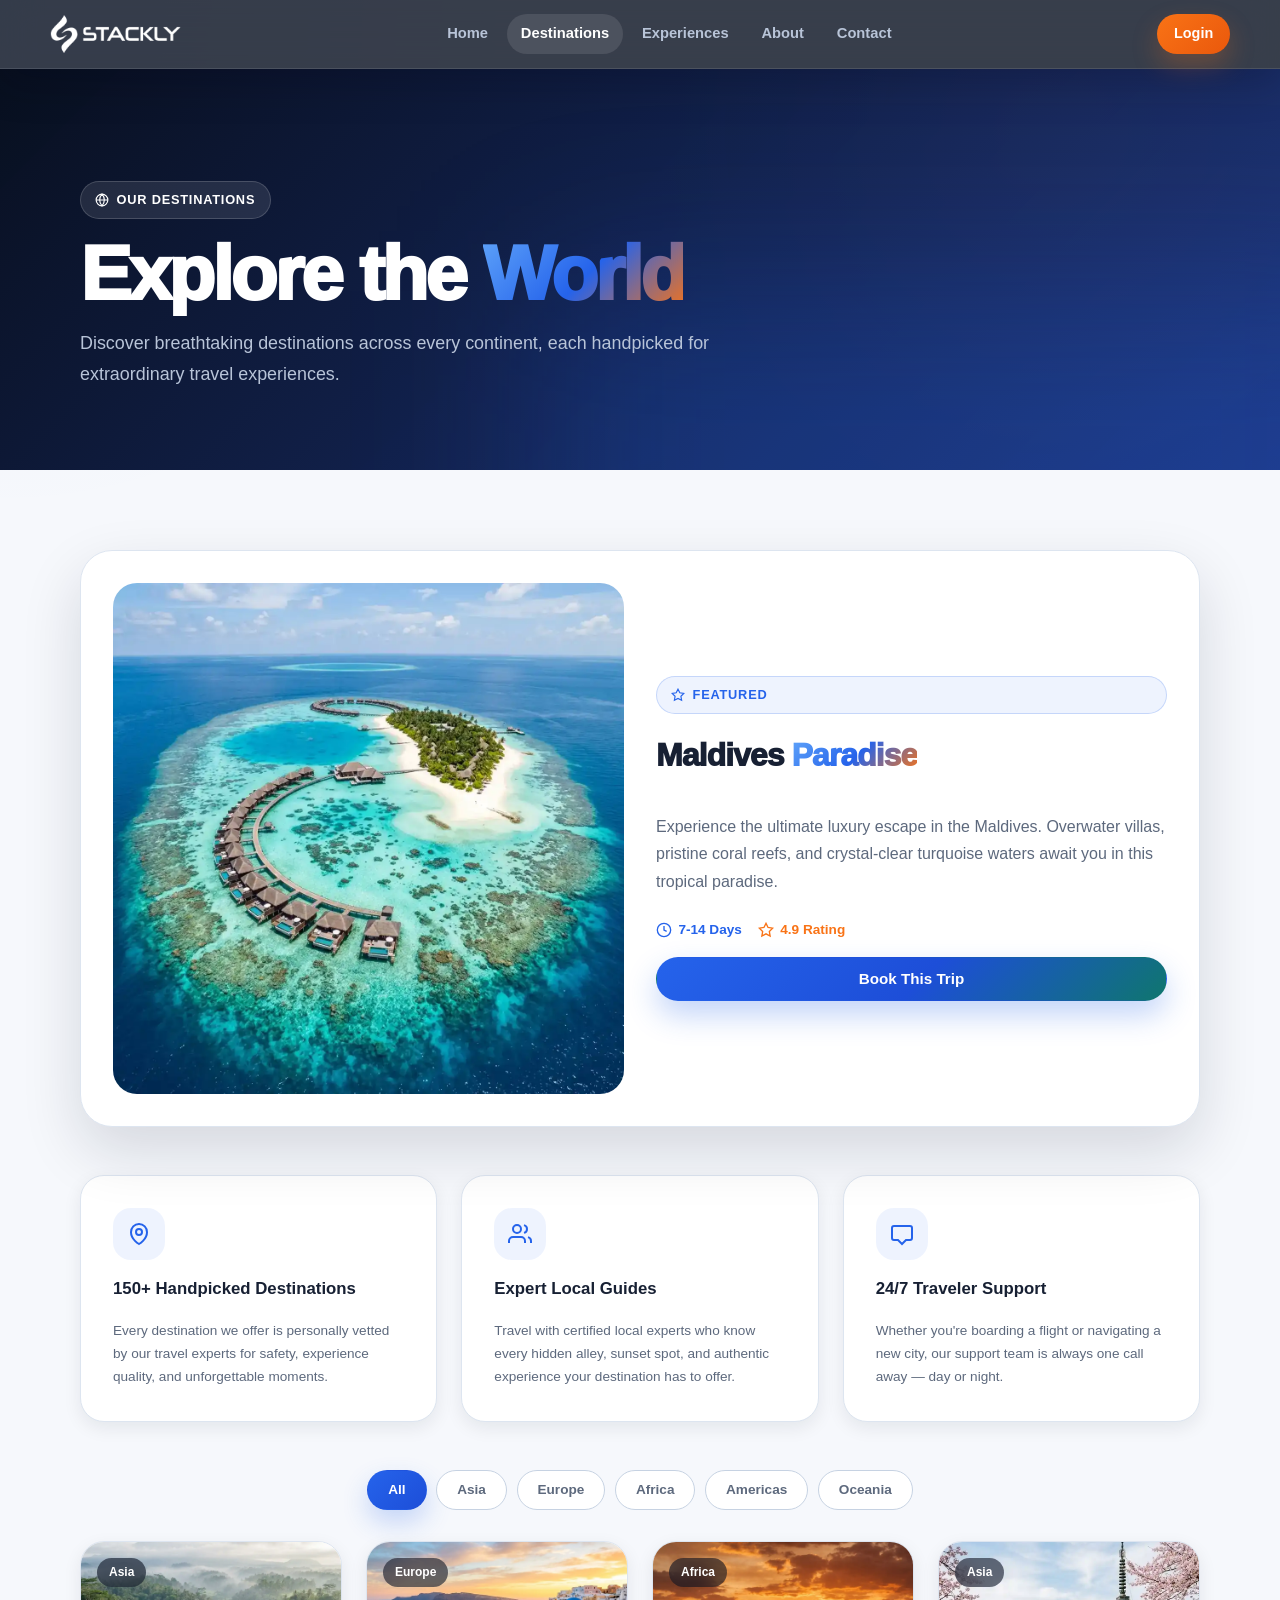
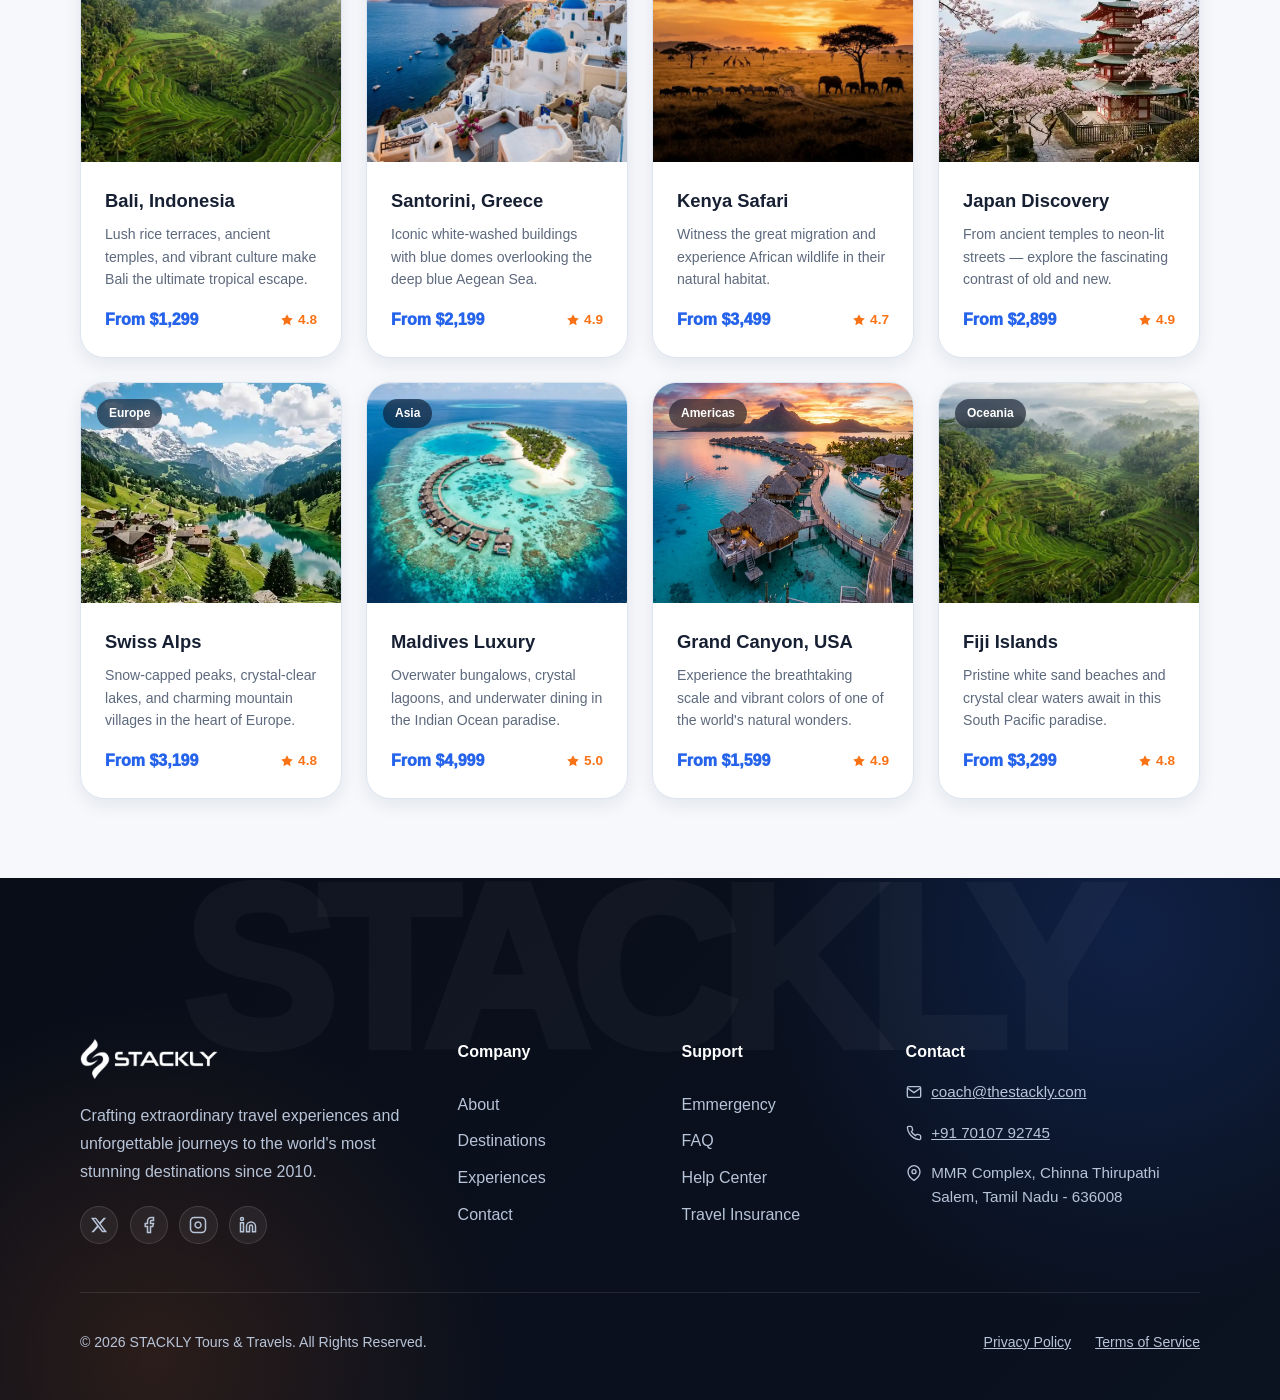
<file: destination.html>
<!DOCTYPE html>
<html lang="en">
<head>
  <meta charset="UTF-8" />
  <meta name="viewport" content="width=device-width, initial-scale=1.0" />
  <title>Destinations — STACKLY Tours & Travels</title>
  <link rel="stylesheet" href="style.css?v=2" />
  <link rel="stylesheet" href="public.css?v=2" />
  <meta name="description" content="Explore stunning destinations around the world with STACKLY. From tropical beaches to ancient temples." />
</head>
<body>
<div id="page-loader" role="status" aria-label="Loading"><div class="loader-premium-content"><div class="loader-spinner"></div><img src="images/logo-stackly.webp" alt="STACKLY" class="loader-logo" /></div></div>

<nav class="navbar glass-nav"><div class="nav-inner"><a href="index.html" class="nav-logo"><img src="images/logo-stackly.webp" alt="STACKLY" /></a><ul class="nav-links"><li><a href="index.html">Home</a></li><li><a href="destination.html" class="active">Destinations</a></li><li><a href="experience.html">Experiences</a></li><li><a href="about.html">About</a></li><li><a href="contact.html">Contact</a></li></ul><div class="nav-login-btn-wrap"><a href="login.html" class="nav-cta-btn">Login</a></div><button class="nav-hamburger" aria-label="Toggle menu"><span></span><span></span><span></span></button></div></nav>
<div class="mobile-menu"><a href="index.html">Home</a><a href="about.html">About</a><a href="destination.html" class="active">Destinations</a><a href="experience.html">Experiences</a><a href="contact.html">Contact</a><a href="login.html">Login</a></div>

<section class="page-hero"><div class="container"><span class="section-badge section-badge--dark" data-anim="fade-up"><svg width="14" height="14" viewBox="0 0 24 24" fill="none" stroke="currentColor" stroke-width="2"><circle cx="12" cy="12" r="10"/><path d="M2 12h20M12 2a15.3 15.3 0 014 10 15.3 15.3 0 01-4 10 15.3 15.3 0 01-4-10 15.3 15.3 0 014-10z"/></svg> Our Destinations</span><h1 data-anim="fade-up" data-delay="100">Explore the <span class="teal-text">World</span></h1><p data-anim="fade-up" data-delay="200">Discover breathtaking destinations across every continent, each handpicked for extraordinary travel experiences.</p></div></section>

<section class="section">
<div class="container">
  <!-- Featured Destination -->
  <div class="featured-dest" data-anim="fade-up">
    <div class="featured-dest-img"><img src="images/dest-maldives.webp" alt="Maldives" loading="lazy" /></div>
    <div class="featured-dest-content">
      <span class="section-badge"><svg width="14" height="14" viewBox="0 0 24 24" fill="none" stroke="currentColor" stroke-width="2"><polygon points="12 2 15.09 8.26 22 9.27 17 14.14 18.18 21.02 12 17.77 5.82 21.02 7 14.14 2 9.27 8.91 8.26 12 2"/></svg> Featured</span>
      <h2>Maldives <span class="teal-text">Paradise</span></h2>
      <p style="color:var(--text-dark-secondary);line-height:1.7;margin-bottom:1.5rem;">Experience the ultimate luxury escape in the Maldives. Overwater villas, pristine coral reefs, and crystal-clear turquoise waters await you in this tropical paradise.</p>
      <div style="display:flex;gap:1rem;flex-wrap:wrap;margin-bottom:1rem;">
        <span style="display:inline-flex;align-items:center;gap:0.4rem;font-size:0.85rem;font-weight:600;color:var(--primary);"><svg width="16" height="16" viewBox="0 0 24 24" fill="none" stroke="currentColor" stroke-width="2"><circle cx="12" cy="12" r="10"/><polyline points="12 6 12 12 16 14"/></svg> 7-14 Days</span>
        <span style="display:inline-flex;align-items:center;gap:0.4rem;font-size:0.85rem;font-weight:600;color:var(--accent);"><svg width="16" height="16" viewBox="0 0 24 24" fill="none" stroke="currentColor" stroke-width="2"><polygon points="12 2 15.09 8.26 22 9.27 17 14.14 18.18 21.02 12 17.77 5.82 21.02 7 14.14 2 9.27 8.91 8.26 12 2"/></svg> 4.9 Rating</span>
      </div>
      <a href="404.html" class="btn btn-primary">Book This Trip</a>
    </div>
  </div>

  <!-- Why Travel With Us -->
  <div class="dest-why-grid" style="margin-bottom:3rem;">
    <div class="dest-why-card">
      <div class="dest-why-icon"><svg width="24" height="24" viewBox="0 0 24 24" fill="none" stroke="currentColor" stroke-width="2"><path d="M12 22s-8-4.5-8-11.8A8 8 0 0112 2a8 8 0 018 8.2c0 7.3-8 11.8-8 11.8z"/><circle cx="12" cy="10" r="3"/></svg></div>
      <h3 style="font-family:var(--font-heading);font-size:1.05rem;font-weight:700;">150+ Handpicked Destinations</h3>
      <p style="font-size:0.85rem;color:var(--text-dark-secondary);line-height:1.7;">Every destination we offer is personally vetted by our travel experts for safety, experience quality, and unforgettable moments.</p>
    </div>
    <div class="dest-why-card">
      <div class="dest-why-icon"><svg width="24" height="24" viewBox="0 0 24 24" fill="none" stroke="currentColor" stroke-width="2"><path d="M17 21v-2a4 4 0 00-4-4H5a4 4 0 00-4 4v2"/><circle cx="9" cy="7" r="4"/><path d="M23 21v-2a4 4 0 00-3-3.87M16 3.13a4 4 0 010 7.75"/></svg></div>
      <h3 style="font-family:var(--font-heading);font-size:1.05rem;font-weight:700;">Expert Local Guides</h3>
      <p style="font-size:0.85rem;color:var(--text-dark-secondary);line-height:1.7;">Travel with certified local experts who know every hidden alley, sunset spot, and authentic experience your destination has to offer.</p>
    </div>
    <div class="dest-why-card">
      <div class="dest-why-icon"><svg width="24" height="24" viewBox="0 0 24 24" fill="none" stroke="currentColor" stroke-width="2"><path d="M12 22l-4-4H4a2 2 0 01-2-2V6a2 2 0 012-2h16a2 2 0 012 2v10a2 2 0 01-2 2h-4l-4 4z"/></svg></div>
      <h3 style="font-family:var(--font-heading);font-size:1.05rem;font-weight:700;">24/7 Traveler Support</h3>
      <p style="font-size:0.85rem;color:var(--text-dark-secondary);line-height:1.7;">Whether you're boarding a flight or navigating a new city, our support team is always one call away — day or night.</p>
    </div>
  </div>

  <div class="continent-tabs" data-anim="fade-up">
    <button class="continent-tab active">All</button>
    <button class="continent-tab">Asia</button>
    <button class="continent-tab">Europe</button>
    <button class="continent-tab">Africa</button>
    <button class="continent-tab">Americas</button>
    <button class="continent-tab">Oceania</button>
  </div>

  <div class="dest-page-grid">
    <div class="dest-page-card" data-anim="fade-up"><div class="dest-page-card-img"><img src="images/dest-bali.webp" alt="Bali" loading="lazy" /><span class="dest-page-card-badge">Asia</span></div><div class="dest-page-card-body"><h3>Bali, Indonesia</h3><p>Lush rice terraces, ancient temples, and vibrant culture make Bali the ultimate tropical escape.</p><div class="dest-page-card-footer"><span class="dest-page-card-price">From $1,299</span><span class="dest-page-card-rating"><svg width="14" height="14" fill="currentColor" viewBox="0 0 24 24"><polygon points="12 2 15.09 8.26 22 9.27 17 14.14 18.18 21.02 12 17.77 5.82 21.02 7 14.14 2 9.27 8.91 8.26 12 2"/></svg> 4.8</span></div></div></div>
    <div class="dest-page-card" data-anim="fade-up" data-delay="50"><div class="dest-page-card-img"><img src="images/dest-santorini.webp" alt="Santorini" loading="lazy" /><span class="dest-page-card-badge">Europe</span></div><div class="dest-page-card-body"><h3>Santorini, Greece</h3><p>Iconic white-washed buildings with blue domes overlooking the deep blue Aegean Sea.</p><div class="dest-page-card-footer"><span class="dest-page-card-price">From $2,199</span><span class="dest-page-card-rating"><svg width="14" height="14" fill="currentColor" viewBox="0 0 24 24"><polygon points="12 2 15.09 8.26 22 9.27 17 14.14 18.18 21.02 12 17.77 5.82 21.02 7 14.14 2 9.27 8.91 8.26 12 2"/></svg> 4.9</span></div></div></div>
    <div class="dest-page-card" data-anim="fade-up" data-delay="100"><div class="dest-page-card-img"><img src="images/dest-africa.webp" alt="Kenya" loading="lazy" /><span class="dest-page-card-badge">Africa</span></div><div class="dest-page-card-body"><h3>Kenya Safari</h3><p>Witness the great migration and experience African wildlife in their natural habitat.</p><div class="dest-page-card-footer"><span class="dest-page-card-price">From $3,499</span><span class="dest-page-card-rating"><svg width="14" height="14" fill="currentColor" viewBox="0 0 24 24"><polygon points="12 2 15.09 8.26 22 9.27 17 14.14 18.18 21.02 12 17.77 5.82 21.02 7 14.14 2 9.27 8.91 8.26 12 2"/></svg> 4.7</span></div></div></div>
    <div class="dest-page-card" data-anim="fade-up" data-delay="150"><div class="dest-page-card-img"><img src="images/dest-japan.webp" alt="Japan" loading="lazy" /><span class="dest-page-card-badge">Asia</span></div><div class="dest-page-card-body"><h3>Japan Discovery</h3><p>From ancient temples to neon-lit streets — explore the fascinating contrast of old and new.</p><div class="dest-page-card-footer"><span class="dest-page-card-price">From $2,899</span><span class="dest-page-card-rating"><svg width="14" height="14" fill="currentColor" viewBox="0 0 24 24"><polygon points="12 2 15.09 8.26 22 9.27 17 14.14 18.18 21.02 12 17.77 5.82 21.02 7 14.14 2 9.27 8.91 8.26 12 2"/></svg> 4.9</span></div></div></div>
    <div class="dest-page-card" data-anim="fade-up" data-delay="200"><div class="dest-page-card-img"><img src="images/dest-swiss.webp" alt="Switzerland" loading="lazy" /><span class="dest-page-card-badge">Europe</span></div><div class="dest-page-card-body"><h3>Swiss Alps</h3><p>Snow-capped peaks, crystal-clear lakes, and charming mountain villages in the heart of Europe.</p><div class="dest-page-card-footer"><span class="dest-page-card-price">From $3,199</span><span class="dest-page-card-rating"><svg width="14" height="14" fill="currentColor" viewBox="0 0 24 24"><polygon points="12 2 15.09 8.26 22 9.27 17 14.14 18.18 21.02 12 17.77 5.82 21.02 7 14.14 2 9.27 8.91 8.26 12 2"/></svg> 4.8</span></div></div></div>
    <div class="dest-page-card" data-anim="fade-up" data-delay="250"><div class="dest-page-card-img"><img src="images/dest-maldives.webp" alt="Maldives" loading="lazy" /><span class="dest-page-card-badge">Asia</span></div><div class="dest-page-card-body"><h3>Maldives Luxury</h3><p>Overwater bungalows, crystal lagoons, and underwater dining in the Indian Ocean paradise.</p><div class="dest-page-card-footer"><span class="dest-page-card-price">From $4,999</span><span class="dest-page-card-rating"><svg width="14" height="14" fill="currentColor" viewBox="0 0 24 24"><polygon points="12 2 15.09 8.26 22 9.27 17 14.14 18.18 21.02 12 17.77 5.82 21.02 7 14.14 2 9.27 8.91 8.26 12 2"/></svg> 5.0</span></div></div></div>
    <div class="dest-page-card" data-anim="fade-up" data-delay="300"><div class="dest-page-card-img"><img src="images/dest-panoramic.webp" alt="Grand Canyon" loading="lazy" /><span class="dest-page-card-badge">Americas</span></div><div class="dest-page-card-body"><h3>Grand Canyon, USA</h3><p>Experience the breathtaking scale and vibrant colors of one of the world's natural wonders.</p><div class="dest-page-card-footer"><span class="dest-page-card-price">From $1,599</span><span class="dest-page-card-rating"><svg width="14" height="14" fill="currentColor" viewBox="0 0 24 24"><polygon points="12 2 15.09 8.26 22 9.27 17 14.14 18.18 21.02 12 17.77 5.82 21.02 7 14.14 2 9.27 8.91 8.26 12 2"/></svg> 4.9</span></div></div></div>
    <div class="dest-page-card" data-anim="fade-up" data-delay="350"><div class="dest-page-card-img"><img src="images/dest-bali.webp" alt="Fiji Islands" loading="lazy" /><span class="dest-page-card-badge">Oceania</span></div><div class="dest-page-card-body"><h3>Fiji Islands</h3><p>Pristine white sand beaches and crystal clear waters await in this South Pacific paradise.</p><div class="dest-page-card-footer"><span class="dest-page-card-price">From $3,299</span><span class="dest-page-card-rating"><svg width="14" height="14" fill="currentColor" viewBox="0 0 24 24"><polygon points="12 2 15.09 8.26 22 9.27 17 14.14 18.18 21.02 12 17.77 5.82 21.02 7 14.14 2 9.27 8.91 8.26 12 2"/></svg> 4.8</span></div></div></div>
  </div>
</div>
</section>

<footer class="site-footer">
  <div class="footer-giant-brand">STACKLY</div>
  <div class="container footer-container">
    <div class="footer-grid">
      <div class="footer-col-brand">
        <a href="index.html" class="footer-logo"><img src="images/logo-stackly.webp" alt="STACKLY" /></a>
        <p class="footer-desc">Crafting extraordinary travel experiences and unforgettable journeys to the world's most stunning destinations since 2010.</p>
        <div class="footer-social">
          <a href="404.html" aria-label="X"><svg width="18" height="18" viewBox="0 0 24 24" fill="currentColor" stroke="none"><path d="M18.244 2.25h3.308l-7.227 8.26 8.502 11.24H16.17l-5.214-6.817L4.99 21.75H1.68l7.73-8.835L1.254 2.25H8.08l4.713 6.231zm-1.161 17.52h1.833L7.084 4.126H5.117z"/></svg></a>
          <a href="404.html" aria-label="Facebook"><svg width="18" height="18" viewBox="0 0 24 24" fill="none" stroke="currentColor" stroke-width="2"><path d="M18 2h-3a5 5 0 00-5 5v3H7v4h3v8h4v-8h3l1-4h-4V7a1 1 0 011-1h3z"/></svg></a>
          <a href="404.html" aria-label="Instagram"><svg width="18" height="18" viewBox="0 0 24 24" fill="none" stroke="currentColor" stroke-width="2"><rect x="2" y="2" width="20" height="20" rx="5" ry="5"/><path d="M16 11.37A4 4 0 1112.63 8 4 4 0 0116 11.37z"/><line x1="17.5" y1="6.5" x2="17.51" y2="6.5"/></svg></a>
          <a href="404.html" aria-label="LinkedIn"><svg width="18" height="18" viewBox="0 0 24 24" fill="none" stroke="currentColor" stroke-width="2"><path d="M16 8a6 6 0 016 6v7h-4v-7a2 2 0 00-2-2 2 2 0 00-2 2v7h-4v-7a6 6 0 016-6z"/><rect x="2" y="9" width="4" height="12"/><circle cx="4" cy="4" r="2"/></svg></a>
        </div>
      </div>
      <div class="footer-col footer-links">
        <h4>Company</h4>
        <a href="about.html">About</a>
        <a href="destination.html">Destinations</a>
        <a href="experience.html">Experiences</a>
        <a href="contact.html">Contact</a>
      </div>
      <div class="footer-col footer-links">
        <h4>Support</h4>
        <a href="404.html">Emmergency</a>
        <a href="404.html">FAQ</a>
        <a href="404.html">Help Center</a>
        <a href="404.html">Travel Insurance</a>
      </div>
      <div class="footer-col">
        <h4>Contact</h4>
        <div style="font-size:0.95rem;color:var(--text-light-secondary);display:flex;flex-direction:column;gap:1rem;margin-top:1rem;">
          <a href="mailto:coach@thestackly.com" style="display:flex;align-items:center;gap:0.6rem;transition:color 0.3s;" onmouseover="this.style.color='#fff'" onmouseout="this.style.color='var(--text-light-secondary)'"><svg width="16" height="16" viewBox="0 0 24 24" fill="none" stroke="currentColor" stroke-width="2"><path d="M4 4h16c1.1 0 2 .9 2 2v12c0 1.1-.9 2-2 2H4c-1.1 0-2-.9-2-2V6c0-1.1.9-2 2-2z"/><polyline points="22,6 12,13 2,6"/></svg> coach@thestackly.com</a>
          <a href="tel:+917010792745" style="display:flex;align-items:center;gap:0.6rem;transition:color 0.3s;" onmouseover="this.style.color='#fff'" onmouseout="this.style.color='var(--text-light-secondary)'"><svg width="16" height="16" viewBox="0 0 24 24" fill="none" stroke="currentColor" stroke-width="2"><path d="M22 16.92v3a2 2 0 0 1-2.18 2 19.79 19.79 0 0 1-8.63-3.07 19.5 19.5 0 0 1-6-6 19.79 19.79 0 0 1-3.07-8.67A2 2 0 0 1 4.11 2h3a2 2 0 0 1 2 1.72 12.84 12.84 0 0 0 .7 2.81 2 2 0 0 1-.45 2.11L8.09 9.91a16 16 0 0 0 6 6l1.27-1.27a2 2 0 0 1 2.11-.45 12.84 12.84 0 0 0 2.81.7A2 2 0 0 1 22 16.92z"/></svg> +91 70107 92745</a>
          <div style="display:flex;align-items:flex-start;gap:0.6rem;"><svg width="16" height="16" viewBox="0 0 24 24" fill="none" stroke="currentColor" stroke-width="2" style="margin-top:0.25rem;flex-shrink:0;"><path d="M21 10c0 7-9 13-9 13s-9-6-9-13a9 9 0 0 1 18 0z"/><circle cx="12" cy="10" r="3"/></svg> MMR Complex, Chinna Thirupathi<br>Salem, Tamil Nadu - 636008</div>
        </div>
      </div>
    </div>
    <div class="footer-bottom">
      <p>&copy; 2026 STACKLY Tours & Travels. All Rights Reserved.</p>
      <div class="footer-bottom-links" style="display:flex;gap:1.5rem;">
        <a href="404.html" style="text-decoration:underline;">Privacy Policy</a>
        <a href="404.html" style="text-decoration:underline;">Terms of Service</a>
      </div>
    </div>
  </div>
</footer>

<div id="toast-container" aria-live="polite"></div>
<script src="auth.js"></script>
<script src="main.js"></script>
<script>
document.querySelectorAll('.continent-tab').forEach(tab => {
  tab.addEventListener('click', () => {
    document.querySelectorAll('.continent-tab').forEach(t => t.classList.remove('active'));
    tab.classList.add('active');
    const filter = tab.textContent.trim();
    document.querySelectorAll('.dest-page-card').forEach(card => {
      if (filter === 'All') {
        card.style.display = '';
      } else {
        const badge = card.querySelector('.dest-page-card-badge');
        card.style.display = (badge && badge.textContent.trim() === filter) ? '' : 'none';
      }
    });
    // Scroll to top of card grid so content below is never hidden above viewport
    const grid = document.querySelector('.dest-page-grid');
    if (grid) {
      grid.scrollIntoView({ behavior: 'smooth', block: 'start' });
    }
  });
});
</script>
</body>
</html>
</file>
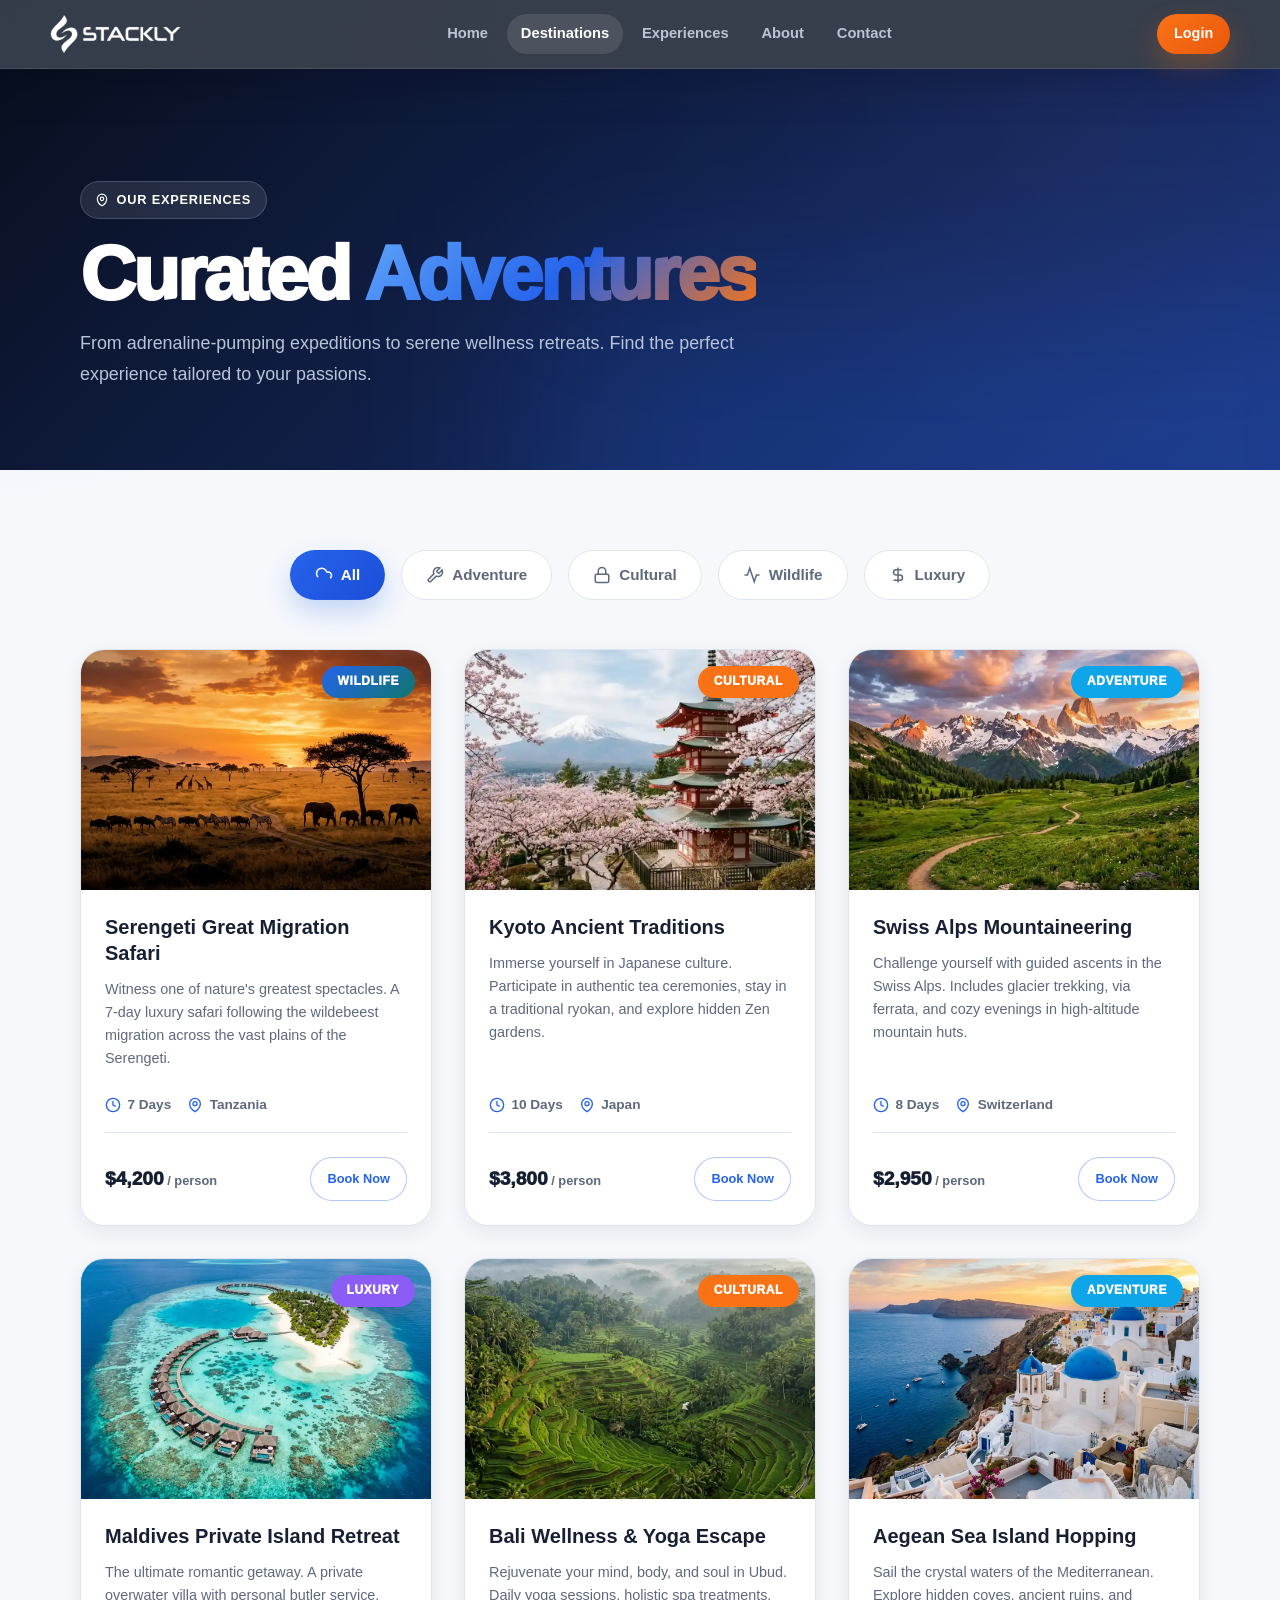
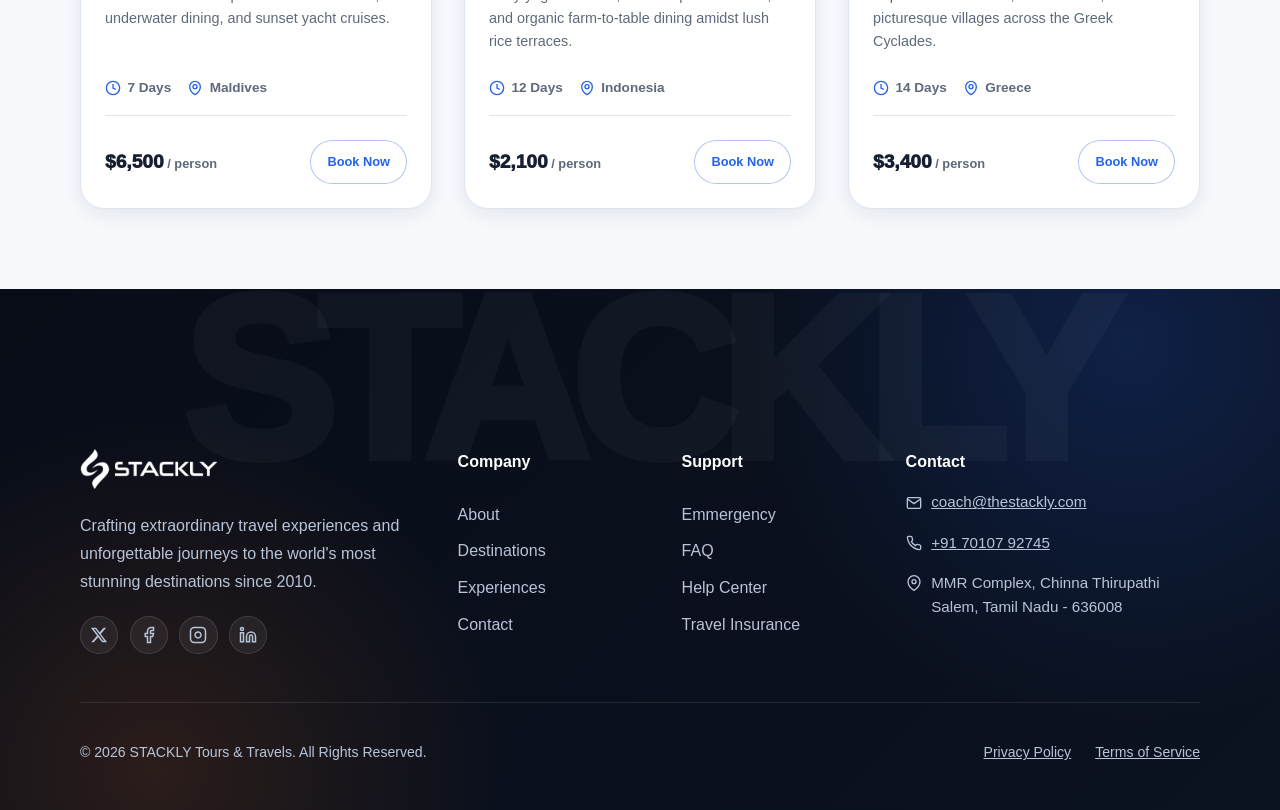
<file: experience.html>
<!DOCTYPE html>
<html lang="en">
<head>
  <meta charset="UTF-8" />
  <meta name="viewport" content="width=device-width, initial-scale=1.0" />
  <title>Experiences — STACKLY Tours & Travels</title>
  <link rel="stylesheet" href="style.css?v=2" />
  <link rel="stylesheet" href="public.css?v=2" />
  <meta name="description" content="Discover unique travel experiences with STACKLY. From wildlife safaris to cultural immersions and luxury escapes." />

</head>
<body>
<div id="page-loader" role="status" aria-label="Loading"><div class="loader-premium-content"><div class="loader-spinner"></div><img src="images/logo-stackly.webp" alt="STACKLY" class="loader-logo" /></div></div>

<nav class="navbar glass-nav"><div class="nav-inner"><a href="index.html" class="nav-logo"><img src="images/logo-stackly.webp" alt="STACKLY" /></a><ul class="nav-links"><li><a href="index.html">Home</a></li><li><a href="destination.html" class="active">Destinations</a></li><li><a href="experience.html">Experiences</a></li><li><a href="about.html">About</a></li><li><a href="contact.html">Contact</a></li></ul><div class="nav-login-btn-wrap"><a href="login.html" class="nav-cta-btn">Login</a></div><button class="nav-hamburger" aria-label="Toggle menu"><span></span><span></span><span></span></button></div></nav>
<div class="mobile-menu"><a href="index.html">Home</a><a href="about.html">About</a><a href="destination.html">Destinations</a><a href="experience.html" class="active">Experiences</a><a href="contact.html">Contact</a><a href="login.html">Login</a></div>

<section class="page-hero"><div class="container"><span class="section-badge section-badge--dark" data-anim="fade-up"><svg width="14" height="14" viewBox="0 0 24 24" fill="none" stroke="currentColor" stroke-width="2"><path d="M12 22s-8-4.5-8-11.8A8 8 0 0 1 12 2a8 8 0 0 1 8 8.2c0 7.3-8 11.8-8 11.8z"/><circle cx="12" cy="10" r="3"/></svg> Our Experiences</span><h1 data-anim="fade-up" data-delay="100">Curated <span class="teal-text">Adventures</span></h1><p data-anim="fade-up" data-delay="200">From adrenaline-pumping expeditions to serene wellness retreats. Find the perfect experience tailored to your passions.</p></div></section>

<section class="section">
<div class="container">
  <div class="exp-tabs" data-anim="fade-up">
    <button class="exp-tab active"><svg width="18" height="18" viewBox="0 0 24 24" fill="none" stroke="currentColor" stroke-width="2"><path d="M4 14.899A7 7 0 1 1 15.71 8h1.79a4.5 4.5 0 0 1 2.5 8.242"/></svg> All</button>
    <button class="exp-tab"><svg width="18" height="18" viewBox="0 0 24 24" fill="none" stroke="currentColor" stroke-width="2"><path d="M14.7 6.3a1 1 0 0 0 0 1.4l1.6 1.6a1 1 0 0 0 1.4 0l3.77-3.77a6 6 0 0 1-7.94 7.94l-6.91 6.91a2.12 2.12 0 0 1-3-3l6.91-6.91a6 6 0 0 1 7.94-7.94l-3.76 3.76z"/></svg> Adventure</button>
    <button class="exp-tab"><svg width="18" height="18" viewBox="0 0 24 24" fill="none" stroke="currentColor" stroke-width="2"><rect x="3" y="11" width="18" height="11" rx="2" ry="2"/><path d="M7 11V7a5 5 0 0110 0v4"/></svg> Cultural</button>
    <button class="exp-tab"><svg width="18" height="18" viewBox="0 0 24 24" fill="none" stroke="currentColor" stroke-width="2"><path d="M22 12h-4l-3 9L9 3l-3 9H2"/></svg> Wildlife</button>
    <button class="exp-tab"><svg width="18" height="18" viewBox="0 0 24 24" fill="none" stroke="currentColor" stroke-width="2"><path d="M12 2v20M17 5H9.5a3.5 3.5 0 0 0 0 7h5a3.5 3.5 0 0 1 0 7H6"/></svg> Luxury</button>
  </div>

  <div class="exp-grid">
    <div class="exp-card" data-anim="fade-up"><div class="exp-img"><img src="images/dest-africa.webp" alt="Safari" loading="lazy" /><span class="exp-tag">Wildlife</span></div><div class="exp-body"><h3 class="exp-title">Serengeti Great Migration Safari</h3><p class="exp-desc">Witness one of nature's greatest spectacles. A 7-day luxury safari following the wildebeest migration across the vast plains of the Serengeti.</p><div class="exp-meta"><span><svg width="16" height="16" viewBox="0 0 24 24" fill="none" stroke="currentColor" stroke-width="2"><circle cx="12" cy="12" r="10"/><polyline points="12 6 12 12 16 14"/></svg> 7 Days</span><span><svg width="16" height="16" viewBox="0 0 24 24" fill="none" stroke="currentColor" stroke-width="2"><path d="M12 22s-8-4.5-8-11.8A8 8 0 0 1 12 2a8 8 0 0 1 8 8.2c0 7.3-8 11.8-8 11.8z"/><circle cx="12" cy="10" r="3"/></svg> Tanzania</span></div><div class="exp-footer"><div class="exp-price">$4,200<span> / person</span></div><a href="contact.html" class="btn btn-outline" style="padding:0.5rem 1rem;font-size:0.8rem;">Book Now</a></div></div></div>
    
    <div class="exp-card" data-anim="fade-up" data-delay="100"><div class="exp-img"><img src="images/dest-japan.webp" alt="Japan" loading="lazy" /><span class="exp-tag" style="background:var(--accent);">Cultural</span></div><div class="exp-body"><h3 class="exp-title">Kyoto Ancient Traditions</h3><p class="exp-desc">Immerse yourself in Japanese culture. Participate in authentic tea ceremonies, stay in a traditional ryokan, and explore hidden Zen gardens.</p><div class="exp-meta"><span><svg width="16" height="16" viewBox="0 0 24 24" fill="none" stroke="currentColor" stroke-width="2"><circle cx="12" cy="12" r="10"/><polyline points="12 6 12 12 16 14"/></svg> 10 Days</span><span><svg width="16" height="16" viewBox="0 0 24 24" fill="none" stroke="currentColor" stroke-width="2"><path d="M12 22s-8-4.5-8-11.8A8 8 0 0 1 12 2a8 8 0 0 1 8 8.2c0 7.3-8 11.8-8 11.8z"/><circle cx="12" cy="10" r="3"/></svg> Japan</span></div><div class="exp-footer"><div class="exp-price">$3,800<span> / person</span></div><a href="contact.html" class="btn btn-outline" style="padding:0.5rem 1rem;font-size:0.8rem;">Book Now</a></div></div></div>

    <div class="exp-card" data-anim="fade-up" data-delay="200"><div class="exp-img"><img src="images/hero-2.webp" alt="Swiss Alps" loading="lazy" /><span class="exp-tag" style="background:#0EA5E9;">Adventure</span></div><div class="exp-body"><h3 class="exp-title">Swiss Alps Mountaineering</h3><p class="exp-desc">Challenge yourself with guided ascents in the Swiss Alps. Includes glacier trekking, via ferrata, and cozy evenings in high-altitude mountain huts.</p><div class="exp-meta"><span><svg width="16" height="16" viewBox="0 0 24 24" fill="none" stroke="currentColor" stroke-width="2"><circle cx="12" cy="12" r="10"/><polyline points="12 6 12 12 16 14"/></svg> 8 Days</span><span><svg width="16" height="16" viewBox="0 0 24 24" fill="none" stroke="currentColor" stroke-width="2"><path d="M12 22s-8-4.5-8-11.8A8 8 0 0 1 12 2a8 8 0 0 1 8 8.2c0 7.3-8 11.8-8 11.8z"/><circle cx="12" cy="10" r="3"/></svg> Switzerland</span></div><div class="exp-footer"><div class="exp-price">$2,950<span> / person</span></div><a href="contact.html" class="btn btn-outline" style="padding:0.5rem 1rem;font-size:0.8rem;">Book Now</a></div></div></div>

    <div class="exp-card" data-anim="fade-up" data-delay="300"><div class="exp-img"><img src="images/dest-maldives.webp" alt="Maldives" loading="lazy" /><span class="exp-tag" style="background:#8B5CF6;">Luxury</span></div><div class="exp-body"><h3 class="exp-title">Maldives Private Island Retreat</h3><p class="exp-desc">The ultimate romantic getaway. A private overwater villa with personal butler service, underwater dining, and sunset yacht cruises.</p><div class="exp-meta"><span><svg width="16" height="16" viewBox="0 0 24 24" fill="none" stroke="currentColor" stroke-width="2"><circle cx="12" cy="12" r="10"/><polyline points="12 6 12 12 16 14"/></svg> 7 Days</span><span><svg width="16" height="16" viewBox="0 0 24 24" fill="none" stroke="currentColor" stroke-width="2"><path d="M12 22s-8-4.5-8-11.8A8 8 0 0 1 12 2a8 8 0 0 1 8 8.2c0 7.3-8 11.8-8 11.8z"/><circle cx="12" cy="10" r="3"/></svg> Maldives</span></div><div class="exp-footer"><div class="exp-price">$6,500<span> / person</span></div><a href="contact.html" class="btn btn-outline" style="padding:0.5rem 1rem;font-size:0.8rem;">Book Now</a></div></div></div>

    <div class="exp-card" data-anim="fade-up" data-delay="400"><div class="exp-img"><img src="images/dest-bali.webp" alt="Bali" loading="lazy" /><span class="exp-tag" style="background:var(--accent);">Cultural</span></div><div class="exp-body"><h3 class="exp-title">Bali Wellness & Yoga Escape</h3><p class="exp-desc">Rejuvenate your mind, body, and soul in Ubud. Daily yoga sessions, holistic spa treatments, and organic farm-to-table dining amidst lush rice terraces.</p><div class="exp-meta"><span><svg width="16" height="16" viewBox="0 0 24 24" fill="none" stroke="currentColor" stroke-width="2"><circle cx="12" cy="12" r="10"/><polyline points="12 6 12 12 16 14"/></svg> 12 Days</span><span><svg width="16" height="16" viewBox="0 0 24 24" fill="none" stroke="currentColor" stroke-width="2"><path d="M12 22s-8-4.5-8-11.8A8 8 0 0 1 12 2a8 8 0 0 1 8 8.2c0 7.3-8 11.8-8 11.8z"/><circle cx="12" cy="10" r="3"/></svg> Indonesia</span></div><div class="exp-footer"><div class="exp-price">$2,100<span> / person</span></div><a href="contact.html" class="btn btn-outline" style="padding:0.5rem 1rem;font-size:0.8rem;">Book Now</a></div></div></div>

    <div class="exp-card" data-anim="fade-up" data-delay="500"><div class="exp-img"><img src="images/dest-santorini.webp" alt="Santorini" loading="lazy" /><span class="exp-tag" style="background:#0EA5E9;">Adventure</span></div><div class="exp-body"><h3 class="exp-title">Aegean Sea Island Hopping</h3><p class="exp-desc">Sail the crystal waters of the Mediterranean. Explore hidden coves, ancient ruins, and picturesque villages across the Greek Cyclades.</p><div class="exp-meta"><span><svg width="16" height="16" viewBox="0 0 24 24" fill="none" stroke="currentColor" stroke-width="2"><circle cx="12" cy="12" r="10"/><polyline points="12 6 12 12 16 14"/></svg> 14 Days</span><span><svg width="16" height="16" viewBox="0 0 24 24" fill="none" stroke="currentColor" stroke-width="2"><path d="M12 22s-8-4.5-8-11.8A8 8 0 0 1 12 2a8 8 0 0 1 8 8.2c0 7.3-8 11.8-8 11.8z"/><circle cx="12" cy="10" r="3"/></svg> Greece</span></div><div class="exp-footer"><div class="exp-price">$3,400<span> / person</span></div><a href="contact.html" class="btn btn-outline" style="padding:0.5rem 1rem;font-size:0.8rem;">Book Now</a></div></div></div>
  </div>
</div>
</section>

<footer class="site-footer">
  <div class="footer-giant-brand">STACKLY</div>
  <div class="container footer-container">
    <div class="footer-grid">
      <div class="footer-col-brand">
        <a href="index.html" class="footer-logo"><img src="images/logo-stackly.webp" alt="STACKLY" /></a>
        <p class="footer-desc">Crafting extraordinary travel experiences and unforgettable journeys to the world's most stunning destinations since 2010.</p>
        <div class="footer-social">
          <a href="404.html" aria-label="X"><svg width="18" height="18" viewBox="0 0 24 24" fill="currentColor" stroke="none"><path d="M18.244 2.25h3.308l-7.227 8.26 8.502 11.24H16.17l-5.214-6.817L4.99 21.75H1.68l7.73-8.835L1.254 2.25H8.08l4.713 6.231zm-1.161 17.52h1.833L7.084 4.126H5.117z"/></svg></a>
          <a href="404.html" aria-label="Facebook"><svg width="18" height="18" viewBox="0 0 24 24" fill="none" stroke="currentColor" stroke-width="2"><path d="M18 2h-3a5 5 0 00-5 5v3H7v4h3v8h4v-8h3l1-4h-4V7a1 1 0 011-1h3z"/></svg></a>
          <a href="404.html" aria-label="Instagram"><svg width="18" height="18" viewBox="0 0 24 24" fill="none" stroke="currentColor" stroke-width="2"><rect x="2" y="2" width="20" height="20" rx="5" ry="5"/><path d="M16 11.37A4 4 0 1112.63 8 4 4 0 0116 11.37z"/><line x1="17.5" y1="6.5" x2="17.51" y2="6.5"/></svg></a>
          <a href="404.html" aria-label="LinkedIn"><svg width="18" height="18" viewBox="0 0 24 24" fill="none" stroke="currentColor" stroke-width="2"><path d="M16 8a6 6 0 016 6v7h-4v-7a2 2 0 00-2-2 2 2 0 00-2 2v7h-4v-7a6 6 0 016-6z"/><rect x="2" y="9" width="4" height="12"/><circle cx="4" cy="4" r="2"/></svg></a>
        </div>
      </div>
      <div class="footer-col footer-links">
        <h4>Company</h4>
        <a href="about.html">About</a>
        <a href="destination.html">Destinations</a>
        <a href="experience.html">Experiences</a>
        <a href="contact.html">Contact</a>
      </div>
      <div class="footer-col footer-links">
        <h4>Support</h4>
        <a href="404.html">Emmergency</a>
        <a href="404.html">FAQ</a>
        <a href="404.html">Help Center</a>
        <a href="404.html">Travel Insurance</a>
      </div>
      <div class="footer-col">
        <h4>Contact</h4>
        <div style="font-size:0.95rem;color:var(--text-light-secondary);display:flex;flex-direction:column;gap:1rem;margin-top:1rem;">
          <a href="mailto:coach@thestackly.com" style="display:flex;align-items:center;gap:0.6rem;transition:color 0.3s;" onmouseover="this.style.color='#fff'" onmouseout="this.style.color='var(--text-light-secondary)'"><svg width="16" height="16" viewBox="0 0 24 24" fill="none" stroke="currentColor" stroke-width="2"><path d="M4 4h16c1.1 0 2 .9 2 2v12c0 1.1-.9 2-2 2H4c-1.1 0-2-.9-2-2V6c0-1.1.9-2 2-2z"/><polyline points="22,6 12,13 2,6"/></svg> coach@thestackly.com</a>
          <a href="tel:+917010792745" style="display:flex;align-items:center;gap:0.6rem;transition:color 0.3s;" onmouseover="this.style.color='#fff'" onmouseout="this.style.color='var(--text-light-secondary)'"><svg width="16" height="16" viewBox="0 0 24 24" fill="none" stroke="currentColor" stroke-width="2"><path d="M22 16.92v3a2 2 0 0 1-2.18 2 19.79 19.79 0 0 1-8.63-3.07 19.5 19.5 0 0 1-6-6 19.79 19.79 0 0 1-3.07-8.67A2 2 0 0 1 4.11 2h3a2 2 0 0 1 2 1.72 12.84 12.84 0 0 0 .7 2.81 2 2 0 0 1-.45 2.11L8.09 9.91a16 16 0 0 0 6 6l1.27-1.27a2 2 0 0 1 2.11-.45 12.84 12.84 0 0 0 2.81.7A2 2 0 0 1 22 16.92z"/></svg> +91 70107 92745</a>
          <div style="display:flex;align-items:flex-start;gap:0.6rem;"><svg width="16" height="16" viewBox="0 0 24 24" fill="none" stroke="currentColor" stroke-width="2" style="margin-top:0.25rem;flex-shrink:0;"><path d="M21 10c0 7-9 13-9 13s-9-6-9-13a9 9 0 0 1 18 0z"/><circle cx="12" cy="10" r="3"/></svg> MMR Complex, Chinna Thirupathi<br>Salem, Tamil Nadu - 636008</div>
        </div>
      </div>
    </div>
    <div class="footer-bottom">
      <p>&copy; 2026 STACKLY Tours & Travels. All Rights Reserved.</p>
      <div class="footer-bottom-links" style="display:flex;gap:1.5rem;">
        <a href="404.html" style="text-decoration:underline;">Privacy Policy</a>
        <a href="404.html" style="text-decoration:underline;">Terms of Service</a>
      </div>
    </div>
  </div>
</footer>

<div id="toast-container" aria-live="polite"></div>
<script src="auth.js"></script>
<script src="main.js"></script>
<script>
document.querySelectorAll('.exp-tab').forEach(tab=>{
  tab.addEventListener('click',()=>{
    document.querySelectorAll('.exp-tab').forEach(t=>t.classList.remove('active'));
    tab.classList.add('active');
    const filter = tab.textContent.trim();
    document.querySelectorAll('.exp-card').forEach(card => {
      if (filter === 'All') {
        card.style.display = '';
      } else {
        const tag = card.querySelector('.exp-tag');
        card.style.display = (tag && tag.textContent.trim() === filter) ? '' : 'none';
      }
    });
  });
});
</script>
</body>
</html>
</file>
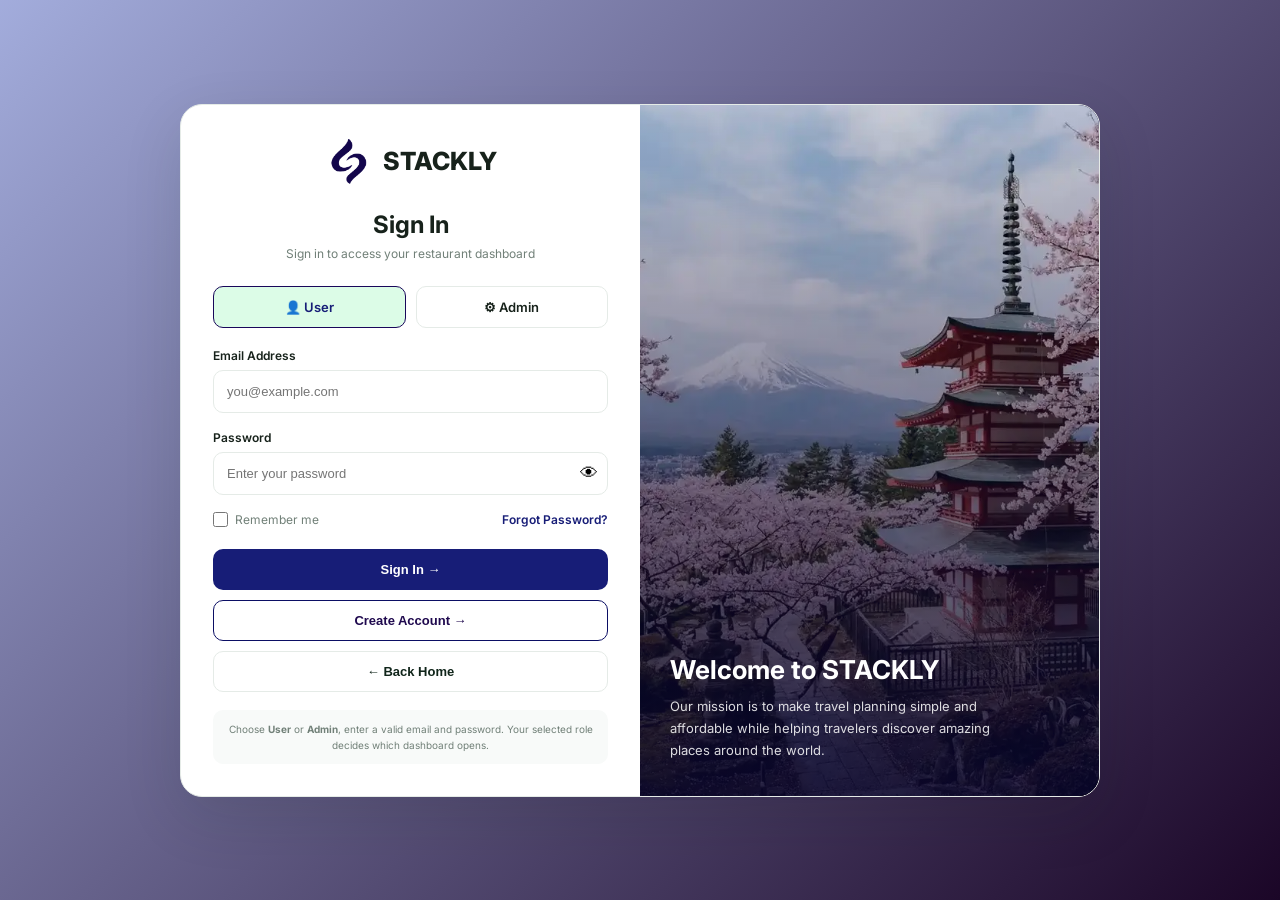
<file: login.html>
<!DOCTYPE html>
<html lang="en">
<head>
<meta charset="UTF-8">
<meta name="viewport" content="width=device-width, initial-scale=1.0">

<title>Stackly Restaurant | Sign In</title>

<link rel="preconnect" href="https://fonts.googleapis.com">
<link rel="preconnect" href="https://fonts.gstatic.com" crossorigin>
<link href="https://fonts.googleapis.com/css2?family=Inter:wght@400;500;600;700;800&display=swap" rel="stylesheet">

<style>
:root{
    --green:#171d77;
    --dark:#10251a;
    --light:#dcfce7;
    --bg:#0b1941;
    --border:#e5ebe7;
    --muted:#718078;
}

*{
    box-sizing:border-box;
    margin:0;
    padding:0;
}

body{
    font-family:Inter,Arial,sans-serif;
    background:linear-gradient(135deg,#1a32a867,#1b0627);
    min-height:100vh;
    color:#17221b;
}

/* Main Wrapper */
.signin-wrap{
    min-height:100vh;
    display:flex;
    align-items:center;
    justify-content:center;
    padding:22px;
}

/* Split Card */
.signin-card{
    width:100%;
    max-width:920px;
    display:grid;
    grid-template-columns:1fr 1fr;
    background:#fff;
    border:1px solid var(--border);
    border-radius:22px;
    overflow:hidden;
    box-shadow:0 20px 60px rgba(16,37,26,.12);
    animation:cardIn .6s ease;
}

@keyframes cardIn{
    from{
        opacity:0;
        transform:translateY(25px);
    }
    to{
        opacity:1;
        transform:translateY(0);
    }
}

/* Left panel (form) */
.form-panel{
    padding:32px;
    display:flex;
    flex-direction:column;
    justify-content:center;
}

/* Right panel (image) */
.image-panel{
    position:relative;
    min-height:100%;
    background:
        linear-gradient(135deg, rgba(11,25,65,.55), rgba(27,6,39,.65)),
        radial-gradient(circle at 30% 20%, #2a3f8f, #1b0627);
    color:#fff;
    display:flex;
    align-items:flex-end;
    overflow:hidden;
}

.image-panel img{
    position:absolute;
    inset:0;
    width:100%;
    height:100%;
    object-fit:cover;
    display:block;
}

.image-panel .overlay{
    position:absolute;
    inset:0;
    background:linear-gradient(to top, rgba(8,5,46,.85), rgba(8,5,46,.15));
}

.image-caption{
    position:relative;
    z-index:1;
    padding:34px 30px;
}

.image-caption h2{
    text-align:left;
    font-size:26px;
    margin-bottom:10px;
    color:#fff;
}

.image-caption p{
    font-size:13px;
    line-height:1.7;
    color:rgba(255,255,255,.85);
    max-width:320px;
}

/* Logo (consolidated — duplicates removed) */
.logo{
    display:flex;
    align-items:center;
    justify-content:center;
    gap:10px;
    margin-bottom:25px;
}

.logo img{
    width:48px;
    height:48px;
    flex:none;
    object-fit:contain;
    border-radius:12px;
}

.logo-mark{
    width:48px;
    height:48px;
    flex:none;
    border-radius:12px;
    background:var(--dark);
    color:#fff;
    display:flex;
    align-items:center;
    justify-content:center;
    font-size:24px;
}

.logo h1{
    font-size:25px;
    font-weight:800;
    margin:0;
}

.logo h1 span{
    color:#101069;
}

/* Heading */
.form-panel h2{
    text-align:center;
    font-size:24px;
    margin-bottom:7px;
}

.sub{
    text-align:center;
    color:var(--muted);
    font-size:12px;
    margin-bottom:25px;
}

/* Role */
.role-select{
    display:grid;
    grid-template-columns:1fr 1fr;
    gap:10px;
    margin-bottom:20px;
}

.role-option{
    position:relative;
}

.role-option input{
    position:absolute;
    opacity:0;
}

.role-option label{
    display:block;
    text-align:center;
    padding:12px;
    border:1px solid var(--border);
    border-radius:10px;
    cursor:pointer;
    font-size:13px;
    font-weight:600;
    transition:.25s;
}

.role-option label:hover{
    border-color:#0f0821;
}

.role-option input:checked + label{
    background:var(--light);
    border-color:#19075a;
    color:var(--green);
}

.role-option input:focus-visible + label{
    outline:2px solid var(--green);
    outline-offset:2px;
}

/* Fields */
.field{
    margin-bottom:17px;
}

.field label{
    display:block;
    font-size:12px;
    font-weight:600;
    margin-bottom:7px;
}

.input-wrap{
    position:relative;
}

.input-wrap input{
    width:100%;
    padding:13px 45px 13px 13px;
    border:1px solid var(--border);
    border-radius:10px;
    outline:none;
    font-size:13px;
    transition:.25s;
}

.input-wrap input:focus{
    border-color:#0e1a4d;
    box-shadow:0 0 0 3px rgba(22,101,52,.08);
}

/* Eye */
.eye{
    position:absolute;
    right:10px;
    top:50%;
    transform:translateY(-50%);
    border:0;
    background:transparent;
    cursor:pointer;
    font-size:18px;
}

/* Error */
.error{
    color:#dc2626;
    font-size:11px;
    margin-top:6px;
    display:none;
}

/* Login options */
.login-options{
    display:flex;
    justify-content:space-between;
    align-items:center;
    margin:5px 0 22px;
    font-size:12px;
}

.remember-me{
    display:flex;
    align-items:center;
    gap:7px;
    color:var(--muted);
    cursor:pointer;
}

.remember-me input{
    width:15px;
    height:15px;
    accent-color:var(--green);
    cursor:pointer;
}

.forgot-password{
    color:var(--green);
    text-decoration:none;
    font-weight:600;
    transition:.25s;
}

.forgot-password:hover{
    text-decoration:underline;
    color:#14532d;
}

/* Buttons */
.login-btn{
    width:100%;
    padding:13px;
    border:0;
    border-radius:10px;
    background:var(--green);
    color:#fff;
    font-size:13px;
    font-weight:700;
    cursor:pointer;
    transition:.25s;
}

.login-btn:hover{
    background:#241667;
    transform:translateY(-1px);
}

.signup-btn{
    width:100%;
    padding:12px;
    margin-top:10px;
    border:1px solid #0b0e64;
    border-radius:10px;
    background:#fff;
    color:#1f094e;
    font-size:13px;
    font-weight:700;
    cursor:pointer;
    transition:.25s;
}

.signup-btn:hover{
    background:#0e0f5a;
    color:#fff;
    transform:translateY(-1px);
}

.home-btn{
    width:100%;
    padding:12px;
    margin-top:10px;
    border:1px solid var(--border);
    border-radius:10px;
    background:#fff;
    color:var(--dark);
    font-size:13px;
    font-weight:700;
    cursor:pointer;
    transition:.25s;
}

.home-btn:hover{
    background:#f0fdf4;
    border-color:#210959;
}

/* Bottom Text */
.demo{
    margin-top:18px;
    padding:11px;
    background:#f8faf9;
    border-radius:10px;
    font-size:10px;
    color:var(--muted);
    line-height:1.6;
    text-align:center;
}

/* Responsive */

/* Tablet: narrower form panel, image panel keeps proportion */
@media(max-width:820px){
    .signin-card{
        grid-template-columns:1fr 1.1fr;
        max-width:760px;
    }

    .image-caption h2{
        font-size:22px;
    }
}

/* Small tablet / large phone: stack image on top of the form */
@media(max-width:640px){
    .signin-wrap{
        padding:14px;
        align-items:flex-start;
    }

    .signin-card{
        grid-template-columns:1fr;
        max-width:440px;
    }

    .image-panel{
        min-height:210px;
        max-height:230px;
    }

    .image-caption{
        padding:22px 20px;
    }

    .image-caption h2{
        font-size:20px;
    }

    .image-caption p{
        font-size:12px;
        max-width:100%;
    }

    .form-panel{
        padding:24px 18px;
    }
}

/* Mobile */
@media(max-width:480px){
    .logo h1{
        font-size:22px;
    }

    .form-panel h2{
        font-size:21px;
    }

    .role-select{
        gap:7px;
    }

    .login-options{
        font-size:11px;
    }
}

/* Very small screens: drop the image entirely to keep the form clean */
@media(max-width:420px){
    .image-panel{
        display:none;
    }
}
</style>
</head>

<body>

<div class="signin-wrap">

    <div class="signin-card">

        <!-- Form (left) -->
        <div class="form-panel">

            <!-- Logo: local file with a safe name; onerror falls back to a text mark -->
            <div class="logo">
                <img src="Intertwined Indigo Ribbon Emblem.png" alt="STACKLY Logo"
                     onerror="this.style.display='none';this.nextElementSibling.style.display='flex';">
                <!-- <div class="logo-mark" style="display:none;" aria-hidden="true">S</div> -->

                <h1>STACKLY</h1>
            </div>

            <!-- Heading -->
            <h2>Sign In</h2>

            <p class="sub">
                Sign in to access your restaurant dashboard
            </p>

            <!-- Form -->
            <form id="loginForm" novalidate>

                <!-- Role -->
                <div class="role-select">

                    <div class="role-option">
                        <input
                            type="radio"
                            name="role"
                            id="userRole"
                            value="user"
                            checked
                        >

                        <label for="userRole">
                            👤 User
                        </label>
                    </div>

                    <div class="role-option">
                        <input
                            type="radio"
                            name="role"
                            id="adminRole"
                            value="admin"
                        >

                        <label for="adminRole">
                            ⚙ Admin
                        </label>
                    </div>

                </div>

                <!-- Email -->
                <div class="field">

                    <label for="email">
                        Email Address
                    </label>

                    <div class="input-wrap">

                        <input
                            id="email"
                            type="email"
                            placeholder="you@example.com"
                            autocomplete="email"
                            required
                        >

                    </div>

                    <div class="error" id="emailError">
                        Please enter a valid email address.
                    </div>

                </div>

                <!-- Password -->
                <div class="field">

                    <label for="password">
                        Password
                    </label>

                    <div class="input-wrap">

                        <input
                            id="password"
                            type="password"
                            placeholder="Enter your password"
                            autocomplete="current-password"
                            required
                        >

                        <button
                            class="eye"
                            type="button"
                            id="eyeBtn"
                            aria-label="Toggle password visibility"
                        >
                            👁
                        </button>

                    </div>

                    <div class="error" id="passwordError">
                        Password is required.
                    </div>

                </div>

                <div class="login-options">

                    <label class="remember-me">
                        <input type="checkbox" id="rememberMe">
                        <span>Remember me</span>
                    </label>

                    <a href="404.html" class="forgot-password">
                        Forgot Password?
                    </a>

                </div>

                <!-- Sign In -->
                <button
                    class="login-btn"
                    type="submit"
                >
                    Sign In →
                </button>

                <!-- Sign Up -->
                <button
                    class="signup-btn"
                    type="button"
                    id="signupBtn"
                >
                    Create Account →
                </button>

                <!-- Back Home -->
                <button
                    class="home-btn"
                    type="button"
                    id="homeBtn"
                >
                    ← Back Home
                </button>

            </form>

            <!-- Demo -->
            <div class="demo">
                Choose <b>User</b> or <b>Admin</b>,
                enter a valid email and password.
                Your selected role decides which dashboard opens.
            </div>

        </div>

        <!-- Restaurant image (right) -->
        <div class="image-panel" id="imagePanel">

            <img
                src="images/dest-japan.webp"
                alt="Elegant STACKLY restaurant interior"
                loading="lazy"
                onerror="this.remove();"
            >

            <div class="overlay"></div>

            <div class="image-caption">
                <h2>Welcome to STACKLY</h2>
                <p>
                    Our mission is to make travel planning simple and affordable while helping travelers discover amazing places around the world.
                </p>
            </div>

        </div>

    </div>

</div>

<script>

(function(){
    "use strict";

    /* Elements */
    var form         = document.getElementById("loginForm");
    var password     = document.getElementById("password");
    var email        = document.getElementById("email");
    var eyeBtn       = document.getElementById("eyeBtn");
    var emailError   = document.getElementById("emailError");
    var passwordError= document.getElementById("passwordError");
    var rememberMe   = document.getElementById("rememberMe");
    var signupBtn    = document.getElementById("signupBtn");
    var homeBtn      = document.getElementById("homeBtn");

    /* Navigation buttons (replaces inline onclick handlers) */
    signupBtn.addEventListener("click", function(){
        window.location.href = "sig.html";
    });

    homeBtn.addEventListener("click", function(){
        window.location.href = "index.html";
    });

    /* Password Show / Hide */
    eyeBtn.addEventListener("click", function(){
        if(password.type === "password"){
            password.type = "text";
            eyeBtn.textContent = "🙈";
        }else{
            password.type = "password";
            eyeBtn.textContent = "👁";
        }
    });

    /* Remember Me: restore the saved email (email only — never the password) */
    (function restoreRememberedEmail(){
        try{
            var savedEmail = localStorage.getItem("stacklyRememberedEmail");
            if(savedEmail){
                email.value = savedEmail;
                rememberMe.checked = true;
            }
        }catch(err){ /* localStorage unavailable — fail silently */ }
    })();

    /*
     * Hash a password so it is never stored in plain text.
     * Prefers SHA-256 via the Web Crypto API (requires a secure context);
     * falls back to a simple 32-bit rolling hash when crypto.subtle is
     * unavailable (e.g. opening the file directly via file://).
     */
    function hashPassword(value){
        if(window.crypto && crypto.subtle && window.TextEncoder){
            return crypto.subtle.digest(
                "SHA-256",
                new TextEncoder().encode(value)
            ).then(function(buffer){
                return Array.prototype.map.call(
                    new Uint8Array(buffer),
                    function(b){ return b.toString(16).padStart(2, "0"); }
                ).join("");
            });
        }

        /* Fallback hasher (not cryptographically strong — noted in demo note) */
        var h1 = 0xdeadbeef, h2 = 0x41c6ce57;
        for(var i = 0; i < value.length; i++){
            var ch = value.charCodeAt(i);
            h1 = Math.imul(h1 ^ ch, 2654435761);
            h2 = Math.imul(h2 ^ ch, 1597334677);
        }
        h1 = Math.imul(h1 ^ (h1 >>> 16), 2246822507) ^ Math.imul(h2 ^ (h2 >>> 13), 3266489909);
        h2 = Math.imul(h2 ^ (h2 >>> 16), 2246822507) ^ Math.imul(h1 ^ (h1 >>> 13), 3266489909);
        return Promise.resolve(
            (h2 >>> 0).toString(16).padStart(8, "0") +
            (h1 >>> 0).toString(16).padStart(8, "0")
        );
    }

    /* Login */
    form.addEventListener("submit", function(e){

        e.preventDefault();

        var emailValue    = email.value.trim();
        var passwordValue = password.value;

        var roleInput = document.querySelector('input[name="role"]:checked');
        var role = roleInput ? roleInput.value : "user";

        emailError.style.display    = "none";
        passwordError.style.display = "none";

        var valid = true;

        /* Email Validation */
        if(!/^[^\s@]+@[^\s@]+\.[^\s@]+$/.test(emailValue)){
            emailError.style.display = "block";
            valid = false;
        }

        /* Password Validation */
        if(!passwordValue){
            passwordError.textContent = "Please enter your password.";
            passwordError.style.display = "block";
            valid = false;
        }
        else if(passwordValue.length < 8){
            passwordError.textContent = "Password must be at least 8 characters long.";
            passwordError.style.display = "block";
            valid = false;
        }
        else if(!/[^A-Za-z0-9]/.test(passwordValue)){
            passwordError.textContent = "Password must contain at least one special character.";
            passwordError.style.display = "block";
            valid = false;
        }

        if(!valid) return;

        /* Wait for the hash before saving the login record */
        hashPassword(passwordValue).then(function(passwordHash){

            /* Look up a previously registered account */
            var account = null;
            try{
                account = JSON.parse(localStorage.getItem("restaurantAccount"));
            }catch(err){
                account = null;
            }

            var matchingAccount =
                account &&
                account.email &&
                account.email.toLowerCase() === emailValue.toLowerCase()
                    ? account
                    : null;

            /* Fallback display name derived from the email */
            var fallbackName = emailValue.split("@")[0]
                .replace(/[._-]+/g, " ")
                .replace(/\b\w/g, function(character){
                    return character.toUpperCase();
                });

            /* Save Login (passwordHash only — never the plain-text password) */
            try{
                localStorage.setItem(
                    "restaurantLogin",
                    JSON.stringify({
                        loggedIn:     true,
                        email:        emailValue,
                        name:         matchingAccount ? matchingAccount.name : fallbackName,
                        passwordHash: passwordHash,
                        role:         role
                    })
                );

                /* Remember Me: store email only, or clear a previous choice */
                if(rememberMe.checked){
                    localStorage.setItem("stacklyRememberedEmail", emailValue);
                }else{
                    localStorage.removeItem("stacklyRememberedEmail");
                }
            }catch(err){ /* localStorage full/unavailable — login still redirects */ }

            /* Dashboard Redirect */
            if(role === "admin"){
                window.location.href = "stackly-ai-admin-dashboard.html";
            }else{
                window.location.href = "stackly-ai-user-dashboard.html";
            }

        });

    });

})();
</script>

</body>
</html>
</file>
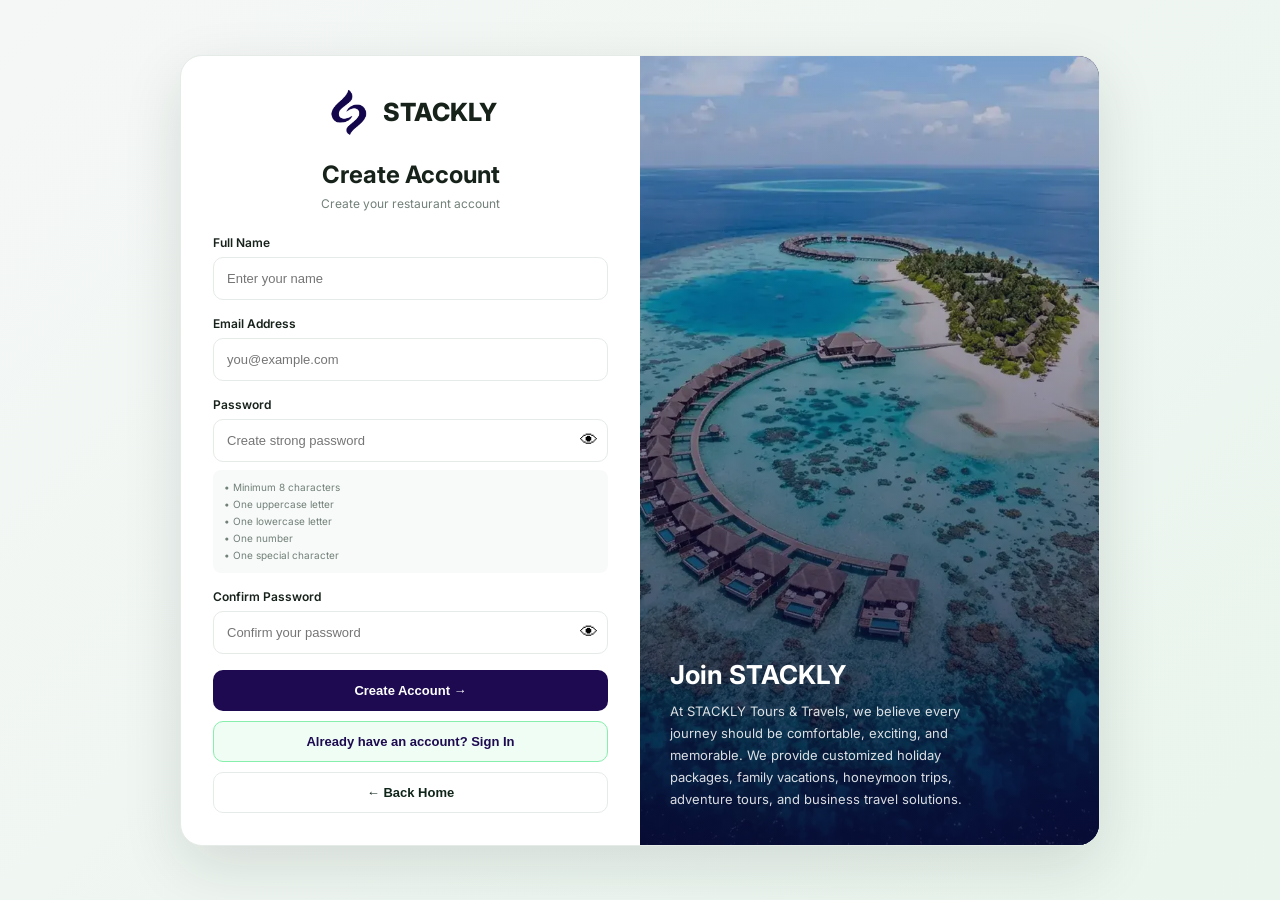
<file: sig.html>
<!DOCTYPE html>
<html lang="en">
<head>

<meta charset="UTF-8">
<meta name="viewport" content="width=device-width, initial-scale=1.0">

<title>STACKLY | Create Account</title>

<link rel="preconnect" href="https://fonts.googleapis.com">
<link rel="preconnect" href="https://fonts.gstatic.com" crossorigin>

<link href="https://fonts.googleapis.com/css2?family=Inter:wght@400;500;600;700;800&display=swap"
rel="stylesheet">

<style>

:root{
    --green:#1d0a51;
    --dark:#10251a;
    --light:#dcfce7;
    --border:#e5ebe7;
    --muted:#718078;
}

*{
    box-sizing:border-box;
    margin:0;
    padding:0;
}

body{
    font-family:Inter,Arial,sans-serif;
    min-height:100vh;
    background:linear-gradient(135deg,#f5f7f6,#e9f5ed);
    color:#17221b;
}

.signup-wrap{
    min-height:100vh;
    display:flex;
    align-items:center;
    justify-content:center;
    padding:20px;
}

/* Split card: form left, image right */
.signup-card{
    width:100%;
    max-width:920px;
    display:grid;
    grid-template-columns:1fr 1fr;
    background:#fff;
    border:1px solid var(--border);
    border-radius:22px;
    overflow:hidden;
    box-shadow:0 20px 60px rgba(16,37,26,.12);
    animation:cardIn .6s ease;
}

@keyframes cardIn{
    from{
        opacity:0;
        transform:translateY(25px);
    }
    to{
        opacity:1;
        transform:translateY(0);
    }
}

/* Left panel (form) */
.form-panel{
    padding:32px;
    display:flex;
    flex-direction:column;
    justify-content:center;
}

/* Right panel (image) */
.image-panel{
    position:relative;
    min-height:100%;
    background:
        linear-gradient(135deg, rgba(11,25,65,.55), rgba(27,6,39,.65)),
        radial-gradient(circle at 30% 20%, #2a3f8f, #1b0627);
    color:#fff;
    display:flex;
    align-items:flex-end;
    overflow:hidden;
}

.image-panel img{
    position:absolute;
    inset:0;
    width:100%;
    height:100%;
    object-fit:cover;
    display:block;
}

.image-panel .overlay{
    position:absolute;
    inset:0;
    background:linear-gradient(to top, rgba(8,5,46,.85), rgba(8,5,46,.15));
}

.image-caption{
    position:relative;
    z-index:1;
    padding:34px 30px;
}

.image-caption h2{
    text-align:left;
    font-size:26px;
    margin-bottom:10px;
    color:#fff;
}

.image-caption p{
    font-size:13px;
    line-height:1.7;
    color:rgba(255,255,255,.85);
    max-width:320px;
}

/* Logo (consolidated — duplicates removed) */
.logo{
    display:flex;
    align-items:center;
    justify-content:center;
    gap:10px;
    margin-bottom:24px;
}

.logo img{
    width:48px;
    height:48px;
    flex:none;
    object-fit:contain;
    border-radius:12px;
}

.logo-mark{
    width:48px;
    height:48px;
    flex:none;
    border-radius:12px;
    background:var(--dark);
    color:#fff;
    display:flex;
    align-items:center;
    justify-content:center;
    font-size:24px;
}

.logo h1{
    font-size:25px;
    font-weight:800;
    margin:0;
}

.logo h1 span{
    color:#1a084b;
}

.form-panel h2{
    text-align:center;
    font-size:24px;
    margin-bottom:7px;
}

.sub{
    text-align:center;
    color:var(--muted);
    font-size:12px;
    margin-bottom:24px;
}

.field{
    margin-bottom:16px;
}

.field label{
    display:block;
    font-size:12px;
    font-weight:600;
    margin-bottom:7px;
}

.input-wrap{
    position:relative;
}

.input-wrap input{
    width:100%;
    padding:13px;
    border:1px solid var(--border);
    border-radius:10px;
    outline:none;
    font-size:13px;
    transition:.25s;
}

.input-wrap input:focus{
    border-color:#3a0750;
    box-shadow:0 0 0 3px rgba(22,101,52,.08);
}

.password-wrap input{
    padding-right:45px;
}

.eye{
    position:absolute;
    right:10px;
    top:50%;
    transform:translateY(-50%);
    border:0;
    background:transparent;
    cursor:pointer;
    font-size:18px;
}

.password-rules{
    margin-top:8px;
    padding:9px 11px;
    background:#f8faf9;
    border-radius:8px;
    font-size:10px;
    line-height:1.7;
    color:var(--muted);
}

.password-rules span{
    display:block;
}

.valid{
    color:#2a0569!important;
}

.invalid{
    color:#dc2626!important;
}

.error{
    display:none;
    color:#dc2626;
    font-size:11px;
    margin-top:6px;
}

.success{
    display:none;
    background:#dcfce7;
    color:#160a4e;
    padding:10px;
    border-radius:9px;
    font-size:11px;
    margin-bottom:12px;
    text-align:center;
}

.create-btn{
    width:100%;
    padding:13px;
    border:0;
    border-radius:10px;
    background:var(--green);
    color:#fff;
    font-size:13px;
    font-weight:700;
    cursor:pointer;
    transition:.25s;
}

.create-btn:hover{
    background:#14532d;
    transform:translateY(-1px);
}

.signin-btn,
.home-btn{
    width:100%;
    padding:12px;
    margin-top:10px;
    border-radius:10px;
    font-size:13px;
    font-weight:700;
    cursor:pointer;
    transition:.25s;
}

.signin-btn{
    border:1px solid #86efac;
    background:#f0fdf4;
    color:var(--green);
}

.signin-btn:hover{
    background:#dcfce7;
}

.home-btn{
    border:1px solid var(--border);
    background:#fff;
    color:var(--dark);
}

.home-btn:hover{
    background:#f8faf9;
    border-color:#3a0750;
}

/* Responsive */

/* Tablet */
@media(max-width:820px){
    .signup-card{
        grid-template-columns:1fr 1.1fr;
        max-width:760px;
    }

    .image-caption h2{
        font-size:22px;
    }
}

/* Small tablet / large phone: stack image on top */
@media(max-width:640px){
    .signup-wrap{
        padding:14px;
        align-items:flex-start;
    }

    .signup-card{
        grid-template-columns:1fr;
        max-width:440px;
    }

    .image-panel{
        min-height:200px;
        max-height:220px;
    }

    .image-caption{
        padding:22px 20px;
    }

    .image-caption h2{
        font-size:20px;
    }

    .image-caption p{
        font-size:12px;
        max-width:100%;
    }

    .form-panel{
        padding:24px 18px;
    }
}

/* Mobile */
@media(max-width:480px){

    .logo h1{
        font-size:22px;
    }

    .form-panel h2{
        font-size:21px;
    }
}

/* Very small screens: drop the image */
@media(max-width:420px){
    .image-panel{
        display:none;
    }
}

</style>
</head>

<body>

<div class="signup-wrap">

<div class="signup-card">

    <!-- Form (left) -->
    <div class="form-panel">

        <!-- Logo: local file with a safe name; onerror falls back to a text mark -->
        <div class="logo">
            <img src="Intertwined Indigo Ribbon Emblem.png" alt="STACKLY Logo"
                 onerror="this.style.display='none';this.nextElementSibling.style.display='flex';">
            <!-- <div class="logo-mark" style="display:none;" aria-hidden="true">S</div> -->

            <h1>STACKLY</h1>
        </div>

        <h2>Create Account</h2>

        <p class="sub">
            Create your restaurant account
        </p>

        <div class="success" id="successMessage">
            Account created successfully!
        </div>

        <form id="signupForm" novalidate>

            <!-- Name -->

            <div class="field">

                <label for="name">Full Name</label>

                <div class="input-wrap">

                    <input
                        type="text"
                        id="name"
                        name="name"
                        placeholder="Enter your name"
                        autocomplete="name"
                        required
                    >

                </div>

                <div class="error" id="nameError">
                    Please enter your name.
                </div>

            </div>


            <!-- Email -->

            <div class="field">

                <label for="email">Email Address</label>

                <div class="input-wrap">

                    <input
                        type="email"
                        id="email"
                        placeholder="you@example.com"
                        autocomplete="email"
                        required
                    >

                </div>

                <div class="error" id="emailError">
                    Please enter a valid email address.
                </div>

            </div>


            <!-- Password -->

            <div class="field">

                <label for="password">Password</label>

                <div class="input-wrap password-wrap">

                    <input
                        type="password"
                        id="password"
                        placeholder="Create strong password"
                        autocomplete="new-password"
                        required
                    >

                    <button
                        type="button"
                        class="eye"
                        id="eyeBtn"
                        aria-label="Toggle password visibility">
                        👁
                    </button>

                </div>

                <div class="password-rules">

                    <span id="lengthRule">
                        • Minimum 8 characters
                    </span>

                    <span id="upperRule">
                        • One uppercase letter
                    </span>

                    <span id="lowerRule">
                        • One lowercase letter
                    </span>

                    <span id="numberRule">
                        • One number
                    </span>

                    <span id="specialRule">
                        • One special character
                    </span>

                </div>

                <div class="error" id="passwordError">
                    Password is not strong enough.
                </div>

            </div>


            <!-- Confirm Password -->

            <div class="field">

                <label for="confirmPassword">Confirm Password</label>

                <div class="input-wrap password-wrap">

                    <input
                        type="password"
                        id="confirmPassword"
                        placeholder="Confirm your password"
                        autocomplete="new-password"
                        required
                    >

                    <button
                        type="button"
                        class="eye"
                        id="confirmEyeBtn"
                        aria-label="Toggle confirm password visibility">
                        👁
                    </button>

                </div>

                <div class="error" id="confirmError">
                    Passwords do not match.
                </div>

            </div>


            <button
                type="submit"
                class="create-btn">
                Create Account →
            </button>


            <button
                type="button"
                class="signin-btn"
                id="signinBtn">
                Already have an account? Sign In
            </button>


            <button
                type="button"
                class="home-btn"
                id="homeBtn">
                ← Back Home
            </button>

        </form>

    </div>

    <!-- Restaurant image (right) -->
    <div class="image-panel">

        <img
            src="images/dest-maldives.webp"
            alt="Elegant STACKLY restaurant dining"
            loading="lazy"
            onerror="this.remove();"
        >

        <div class="overlay"></div>

        <div class="image-caption">
            <h2>Join STACKLY</h2>
            <p>
               At STACKLY Tours & Travels, we believe every journey should be comfortable, exciting, and memorable. We provide customized holiday packages, family vacations, honeymoon trips, adventure tours, and business travel solutions.
            </p>
        </div>

    </div>

</div>

</div>


<script>

(function(){
    "use strict";

    /* Elements */
    var form            = document.getElementById("signupForm");
    var nameInput       = document.getElementById("name");
    var emailInput      = document.getElementById("email");
    var password        = document.getElementById("password");
    var confirmPassword = document.getElementById("confirmPassword");
    var eyeBtn          = document.getElementById("eyeBtn");
    var confirmEyeBtn   = document.getElementById("confirmEyeBtn");
    var successMessage  = document.getElementById("successMessage");
    var signinBtn       = document.getElementById("signinBtn");
    var homeBtn         = document.getElementById("homeBtn");


    /* Navigation buttons (replaces inline onclick handlers) */
    signinBtn.addEventListener("click", function(){
        window.location.href = "login.html";
    });

    homeBtn.addEventListener("click", function(){
        window.location.href = "index.html";
    });


    /* Name: letters and spaces only (replaces inline oninput handler) */
    nameInput.addEventListener("input", function(){
        this.value = this.value.replace(/[^A-Za-z\s]/g, "");
    });


    /* Password Rules */

    function checkPassword(value){

        return {
            length:  value.length >= 8,
            upper:   /[A-Z]/.test(value),
            lower:   /[a-z]/.test(value),
            number:  /[0-9]/.test(value),
            special: /[^A-Za-z0-9]/.test(value)
        };

    }


    function updateRule(id, valid){

        var element = document.getElementById(id);

        var text = element.textContent
            .replace("✓ ", "")
            .replace("• ", "")
            .trim();

        if(valid){
            element.textContent = "✓ " + text;
            element.classList.remove("invalid");
            element.classList.add("valid");
        }else{
            element.textContent = "• " + text;
            element.classList.remove("valid");
            element.classList.add("invalid");
        }

    }


    password.addEventListener("input", function(){

        var rules = checkPassword(password.value);

        updateRule("lengthRule",  rules.length);
        updateRule("upperRule",   rules.upper);
        updateRule("lowerRule",   rules.lower);
        updateRule("numberRule",  rules.number);
        updateRule("specialRule", rules.special);

    });


    /* Show / Hide Password */
    eyeBtn.addEventListener("click", function(){

        if(password.type === "password"){
            password.type = "text";
            eyeBtn.textContent = "🙈";
        }else{
            password.type = "password";
            eyeBtn.textContent = "👁";
        }

    });


    /* Show / Hide Confirm Password */
    confirmEyeBtn.addEventListener("click", function(){

        if(confirmPassword.type === "password"){
            confirmPassword.type = "text";
            confirmEyeBtn.textContent = "🙈";
        }else{
            confirmPassword.type = "password";
            confirmEyeBtn.textContent = "👁";
        }

    });


    /* Create Account */

    form.addEventListener("submit", function(e){

        e.preventDefault();

        var name    = nameInput.value.trim();
        var email   = emailInput.value.trim();
        var pass    = password.value;
        var confirm = confirmPassword.value;


        var errors = document.querySelectorAll(".error");
        for(var i = 0; i < errors.length; i++){
            errors[i].style.display = "none";
        }


        var valid = true;


        /* Name */

        if(name.length < 2){
            document.getElementById("nameError").style.display = "block";
            valid = false;
        }


        /* Email */

        if(!/^[^\s@]+@[^\s@]+\.[^\s@]+$/.test(email)){
            document.getElementById("emailError").style.display = "block";
            valid = false;
        }


        /* Password */

        var rules = checkPassword(pass);

        var strongPassword =
            rules.length &&
            rules.upper &&
            rules.lower &&
            rules.number &&
            rules.special;

        if(!strongPassword){
            document.getElementById("passwordError").style.display = "block";
            valid = false;
        }


        /* Confirm Password */

        if(pass !== confirm || !confirm){
            document.getElementById("confirmError").style.display = "block";
            valid = false;
        }


        if(!valid) return;


        /*
          Demo/local account storage.

          Password is NOT stored at all — the login page hashes whatever
          the user types at sign-in time. Only account details are stored.
        */

        var account = {
            name:      name,
            email:     email,
            role:      "user",
            createdAt: new Date().toISOString()
        };


        try{
            localStorage.setItem(
                "restaurantAccount",
                JSON.stringify(account)
            );
        }catch(err){ /* localStorage unavailable — still show success */ }


        successMessage.style.display = "block";
        successMessage.scrollIntoView({
            behavior: "smooth",
            block: "nearest"
        });


        setTimeout(function(){
            window.location.href = "login.html";
        }, 1200);

    });

})();

</script>

</body>
</html>
</file>
<file: style.css>
/* =========================================================
   STACKLY — Global Azure Horizon Theme
   ========================================================= */

:root {
  color-scheme: light;
  --primary: #2563eb;
  --primary-rgb: 37, 99, 235;
  --primary-dark: #1e3a8a;
  --primary-light: #dbeafe;
  --secondary: #0f766e;
  --accent: #f97316;
  --accent-rgb: 249, 115, 22;
  --success: #059669;
  --warning: #d97706;
  --danger: #dc2626;

  --bg-light: #f6f8fc;
  --bg-light-alt: #edf2f8;
  --bg-dark: #0b1220;
  --surface: #ffffff;

  --text-dark: #172033;
  --text-dark-secondary: #5d697d;
  --text-light: #f8fafc;
  --text-light-secondary: #b8c4d8;
  --text-light-muted: #8291a8;

  --border-light: #dde5f0;
  --border-light-strong: #c6d2e2;

  --radius-sm: 10px;
  --radius-md: 14px;
  --radius-lg: 18px;
  --radius-xl: 24px;
  --radius-2xl: 32px;
  --radius-full: 999px;

  --shadow-sm: 0 6px 18px rgba(15, 23, 42, 0.08);
  --shadow-md: 0 14px 34px rgba(15, 23, 42, 0.10);
  --shadow-lg: 0 24px 60px rgba(15, 23, 42, 0.14);
  --shadow-xl: 0 32px 80px rgba(15, 23, 42, 0.18);
  --ease: cubic-bezier(0.22, 1, 0.36, 1);
  --font-heading: "Avenir Next", "Segoe UI", "Helvetica Neue", Arial, sans-serif;
  --font-body: "Inter", "Segoe UI", "Helvetica Neue", Arial, sans-serif;
}

* { box-sizing: border-box; }
html { scroll-behavior: smooth; }
body {
  margin: 0;
  min-width: 320px;
  background:
    radial-gradient(circle at top left, rgba(var(--primary-rgb), 0.075), transparent 32rem),
    var(--bg-light);
  color: var(--text-dark);
  font-family: var(--font-body);
  font-size: 1rem;
  line-height: 1.6;
  text-rendering: optimizeLegibility;
  -webkit-font-smoothing: antialiased;
}
img, svg, video, canvas { max-width: 100%; }
img { display: block; }
a { color: inherit; }
button, input, select, textarea { font: inherit; }
button { color: inherit; }
::selection { background: rgba(var(--primary-rgb), 0.22); color: var(--text-dark); }
:focus-visible { outline: 3px solid rgba(var(--primary-rgb), 0.35); outline-offset: 3px; }

.container { width: min(1120px, calc(100% - 2rem)); margin-inline: auto; }
.section { padding: 5rem 0; }
.section--alt { background: linear-gradient(180deg, rgba(237,242,248,0.78), rgba(246,248,252,0.94)); }
.section-header { max-width: 760px; margin: 0 auto 3rem; text-align: center; }
.section-title { margin: 0.8rem 0 1rem; font-family: var(--font-heading); font-size: clamp(2rem, 4vw, 3.1rem); font-weight: 900; letter-spacing: -0.035em; line-height: 1.08; }
.section-desc { margin: 0; color: var(--text-dark-secondary); font-size: 1.05rem; line-height: 1.75; }
.section-badge { display: inline-flex; align-items: center; gap: 0.45rem; padding: 0.48rem 0.9rem; border: 1px solid rgba(var(--primary-rgb),0.20); border-radius: var(--radius-full); background: rgba(var(--primary-rgb),0.08); color: var(--primary); font-size: 0.8rem; font-weight: 900; letter-spacing: 0.06em; text-transform: uppercase; }
.section-badge--dark { border-color: rgba(255,255,255,0.16); background: rgba(255,255,255,0.10); color: #fff; }
.teal-text { background: linear-gradient(135deg, #60a5fa, var(--primary) 52%, var(--accent)); -webkit-background-clip: text; background-clip: text; color: transparent; }

/* Loader */
#page-loader { position: fixed; inset: 0; z-index: 10000; display: flex; align-items: center; justify-content: center; background: radial-gradient(circle at 50% 42%, rgba(var(--primary-rgb),0.22), transparent 20rem), var(--bg-dark); transition: opacity 0.35s var(--ease), visibility 0.35s var(--ease); }
#page-loader.loader-hidden { opacity: 0; visibility: hidden; pointer-events: none; }
.loader-premium-content { display: flex; flex-direction: column; align-items: center; justify-content: center; gap: 1.25rem; }
.loader-spinner { width: 54px; height: 54px; border: 4px solid rgba(255,255,255,0.16); border-top-color: var(--accent); border-right-color: var(--primary); border-radius: 50%; animation: stackly-spin 0.9s linear infinite; }
.loader-logo { max-height: 42px; filter: brightness(0) invert(1); }
@keyframes stackly-spin { to { transform: rotate(360deg); } }

/* Buttons */
.btn { display: inline-flex; align-items: center; justify-content: center; gap: 0.5rem; min-height: 2.75rem; padding: 0.75rem 1.25rem; border: 1px solid transparent; border-radius: var(--radius-full); font-weight: 850; font-size: 0.95rem; line-height: 1.2; text-decoration: none; cursor: pointer; transition: transform 0.25s var(--ease), box-shadow 0.25s var(--ease), background 0.25s var(--ease), border-color 0.25s var(--ease), color 0.25s var(--ease); }
.btn:hover { transform: translateY(-2px); }
.btn:active { transform: translateY(0); }
.btn-primary { background: linear-gradient(135deg, var(--primary), #1d4ed8 52%, var(--secondary)); color: #fff; box-shadow: 0 14px 30px rgba(var(--primary-rgb),0.28); }
.btn-primary:hover { box-shadow: 0 18px 40px rgba(var(--primary-rgb),0.36); }
.btn-accent { background: linear-gradient(135deg, var(--accent), #ea580c); color: #fff; box-shadow: 0 14px 30px rgba(var(--accent-rgb),0.25); }
.btn-dark { background: linear-gradient(135deg, #101827, var(--bg-dark)); color: #fff; box-shadow: 0 14px 30px rgba(11,18,32,0.22); }
.btn-outline { background: rgba(255,255,255,0.78); border-color: rgba(var(--primary-rgb),0.36); color: var(--primary); }
.btn-outline:hover { background: rgba(var(--primary-rgb),0.08); border-color: rgba(var(--primary-rgb),0.58); box-shadow: var(--shadow-sm); }
.btn-outline-white { background: rgba(255,255,255,0.10); border-color: rgba(255,255,255,0.34); color: #fff; backdrop-filter: blur(10px); }
.btn-outline-white:hover { background: rgba(255,255,255,0.18); border-color: rgba(255,255,255,0.62); box-shadow: 0 16px 36px rgba(0,0,0,0.18); }
.btn-lg { min-height: 3.25rem; padding: 0.9rem 1.5rem; }

/* Navigation */
.navbar { position: sticky; top: 0; z-index: 1000; padding: 0.85rem 0; border-bottom: 1px solid rgba(255,255,255,0.10); background: rgba(8,15,31,0.80); backdrop-filter: blur(18px); box-shadow: 0 14px 40px rgba(2,6,23,0.22); }
.nav-inner { width: min(1180px, calc(100% - 2rem)); margin-inline: auto; display: flex; align-items: center; justify-content: space-between; gap: 1rem; }
.nav-logo { display: inline-flex; align-items: center; flex: 0 0 auto; text-decoration: none; }
.nav-logo img { height: 38px; display: block; filter: brightness(0) invert(1); }
.nav-links { display: flex; align-items: center; gap: 0.35rem; margin: 0; padding: 0; list-style: none; }
.nav-links a { display: inline-flex; align-items: center; min-height: 2.5rem; padding: 0.5rem 0.85rem; border-radius: var(--radius-full); color: var(--text-light-secondary); font-size: 0.92rem; font-weight: 750; text-decoration: none; transition: color 0.25s var(--ease), background 0.25s var(--ease); }
.nav-links a:hover, .nav-links a.active { color: #fff; background: rgba(255,255,255,0.10); }
.nav-login-btn-wrap { display: flex; align-items: center; gap: 0.65rem; }
.nav-login-btn { display: inline-flex; align-items: center; justify-content: center; min-height: 2.55rem; padding: 0.55rem 1rem; border: 1px solid rgba(255,255,255,0.22); border-radius: var(--radius-full); color: #fff; font-size: 0.9rem; font-weight: 850; text-decoration: none; transition: background 0.25s var(--ease), border-color 0.25s var(--ease), transform 0.25s var(--ease); }
.nav-login-btn:hover { background: rgba(255,255,255,0.10); border-color: rgba(255,255,255,0.42); transform: translateY(-1px); }
.nav-cta-btn { display: inline-flex; align-items: center; justify-content: center; min-height: 2.55rem; padding: 0.55rem 1.05rem; border-radius: var(--radius-full); background: linear-gradient(135deg, var(--accent), #ea580c); color: #fff; font-size: 0.9rem; font-weight: 900; text-decoration: none; box-shadow: 0 12px 26px rgba(var(--accent-rgb),0.25); transition: transform 0.25s var(--ease), box-shadow 0.25s var(--ease); }
.nav-cta-btn:hover { transform: translateY(-2px); box-shadow: 0 18px 34px rgba(var(--accent-rgb),0.34); }
.nav-hamburger { display: none; width: 2.75rem; height: 2.75rem; padding: 0; border: 1px solid rgba(255,255,255,0.16); border-radius: 50%; background: rgba(255,255,255,0.08); cursor: pointer; }
.nav-hamburger span { display: block; width: 18px; height: 2px; margin: 4px auto; border-radius: 2px; background: #fff; transition: transform 0.25s var(--ease), opacity 0.25s var(--ease); }
.nav-hamburger[aria-expanded="true"] span:nth-child(1) { transform: translateY(6px) rotate(45deg); }
.nav-hamburger[aria-expanded="true"] span:nth-child(2) { opacity: 0; }
.nav-hamburger[aria-expanded="true"] span:nth-child(3) { transform: translateY(-6px) rotate(-45deg); }
.mobile-menu { display: none; position: sticky; top: 69px; z-index: 999; padding: 0.8rem 1rem 1rem; border-bottom: 1px solid rgba(255,255,255,0.10); background: rgba(8,15,31,0.96); backdrop-filter: blur(18px); box-shadow: 0 24px 50px rgba(2,6,23,0.28); }
.mobile-menu.open { display: block; }
.mobile-menu a { display: block; padding: 0.8rem 0.9rem; border-radius: var(--radius-md); color: var(--text-light-secondary); font-weight: 750; text-decoration: none; }
.mobile-menu a.active, .mobile-menu a:hover { color: #fff; background: rgba(255,255,255,0.08); }
.mobile-login-wrap { margin-top: 0.8rem; }

/* Page hero */
.page-hero { position: relative; overflow: hidden; padding: 7rem 0 5rem; background: linear-gradient(135deg, rgba(8,15,31,0.96), rgba(30,58,138,0.88)), radial-gradient(circle at 82% 15%, rgba(var(--accent-rgb),0.24), transparent 25rem), var(--bg-dark); color: #fff; }
.page-hero::after { content: ""; position: absolute; inset: auto -10% -35% 42%; height: 20rem; background: rgba(var(--primary-rgb),0.20); filter: blur(90px); pointer-events: none; }
.page-hero h1 { position: relative; z-index: 1; margin: 1rem 0; font-family: var(--font-heading); font-size: clamp(2.5rem, 6vw, 4.8rem); font-weight: 950; letter-spacing: -0.04em; line-height: 1; }
.page-hero p { position: relative; z-index: 1; max-width: 720px; margin: 0; color: var(--text-light-secondary); font-size: 1.12rem; line-height: 1.75; }

/* Forms */
.form-label { display: block; margin-bottom: 0.45rem; color: var(--text-dark); font-size: 0.88rem; font-weight: 850; }
.form-control { width: 100%; min-height: 3rem; padding: 0.78rem 1rem; border: 1px solid var(--border-light-strong); border-radius: var(--radius-md); outline: 0; background: #fff; color: var(--text-dark); transition: border-color 0.2s var(--ease), box-shadow 0.2s var(--ease), background 0.2s var(--ease); }
.form-control:focus { border-color: rgba(var(--primary-rgb),0.72); box-shadow: 0 0 0 4px rgba(var(--primary-rgb),0.12); }
.form-control::placeholder { color: var(--text-dark-secondary); opacity: 0.78; }
textarea.form-control { resize: vertical; }
select.form-control { cursor: pointer; }
.form-row { display: grid; grid-template-columns: 1fr 1fr; gap: 1rem; }
.form-group { margin-bottom: 1rem; }
.input-with-icon { position: relative; }
.input-icon { position: absolute; top: 50%; left: 0.95rem; color: var(--text-light-muted) !important; transform: translateY(-50%); pointer-events: none; }
.input-with-icon .form-control { padding-left: 2.8rem; }
.password-toggle { position: absolute; top: 50%; right: 0.8rem; display: inline-flex; align-items: center; justify-content: center; width: 2.25rem; height: 2.25rem; padding: 0; border: 0; border-radius: 50%; background: transparent; color: var(--text-dark-secondary); cursor: pointer; transform: translateY(-50%); }
.password-toggle:hover { background: rgba(var(--primary-rgb),0.08); color: var(--primary); }

/* Animation hooks */
.js-enabled [data-anim] { opacity: 0; transform: translateY(22px); transition: opacity 0.65s var(--ease), transform 0.65s var(--ease); transition-delay: var(--anim-delay, 0ms); will-change: opacity, transform; }
.js-enabled [data-anim="fade-right"] { transform: translateX(-28px); }
.js-enabled [data-anim="fade-left"] { transform: translateX(28px); }
.js-enabled [data-anim].in-view { opacity: 1; transform: none; }

/* Toast */
#toast-container { position: fixed; z-index: 9999; right: 1rem; bottom: 1rem; display: grid; gap: 0.75rem; max-width: min(420px, calc(100vw - 2rem)); }
.toast { display: flex; align-items: flex-start; justify-content: space-between; gap: 0.8rem; padding: 0.9rem 1rem; border: 1px solid var(--border-light); border-left: 5px solid var(--primary); border-radius: var(--radius-md); background: #fff; color: var(--text-dark); box-shadow: var(--shadow-lg); animation: toast-in 0.28s var(--ease); }
.toast.success { border-left-color: var(--success); }
.toast.error { border-left-color: var(--danger); }
.toast.warning { border-left-color: var(--warning); }
.toast button { flex: 0 0 auto; width: 1.8rem; height: 1.8rem; padding: 0; border: 0; border-radius: 50%; background: var(--bg-light-alt); color: var(--text-dark-secondary); cursor: pointer; }
.toast button:hover { color: var(--text-dark); background: var(--border-light); }
@keyframes toast-in { from { opacity: 0; transform: translateY(12px); } to { opacity: 1; transform: translateY(0); } }

/* Footer */
.site-footer { position: relative; overflow: hidden; background: radial-gradient(circle at 88% 10%, rgba(var(--primary-rgb),0.20), transparent 24rem), radial-gradient(circle at 12% 92%, rgba(var(--accent-rgb),0.14), transparent 22rem), linear-gradient(135deg, #080d18, var(--bg-dark)); color: #fff; }
.footer-giant-brand { color: rgba(255,255,255,0.035); font-family: var(--font-heading); font-size: clamp(5rem, 18vw, 16rem); font-weight: 950; letter-spacing: -0.08em; line-height: 0.8; text-align: center; user-select: none; }
.footer-container { position: relative; z-index: 1; margin-top: -1.5rem; padding-bottom: 2rem; }
.footer-grid { display: grid; grid-template-columns: 1.35fr 0.75fr 0.75fr 1.15fr; gap: 2rem; }
.footer-logo { display: inline-block; text-decoration: none; }
.footer-logo img { height: 40px; filter: brightness(0) invert(1); }
.footer-desc { color: var(--text-light-secondary); line-height: 1.75; }
.footer-social { display: flex; gap: 0.7rem; margin-top: 1.2rem; }
.footer-social a { display: flex; align-items: center; justify-content: center; width: 2.4rem; height: 2.4rem; border: 1px solid rgba(255,255,255,0.12); border-radius: 50%; color: var(--text-light-secondary); background: rgba(255,255,255,0.06); transition: color 0.25s var(--ease), background 0.25s var(--ease), transform 0.25s var(--ease), border-color 0.25s var(--ease); }
.footer-social a:hover { color: #fff; background: var(--primary); border-color: var(--primary); transform: translateY(-3px); }
.footer-col h4 { margin: 0 0 1rem; font-family: var(--font-heading); font-size: 1rem; font-weight: 900; }
.footer-links { display: flex; flex-direction: column; gap: 0.7rem; }
.footer-links a { color: var(--text-light-secondary); text-decoration: none; transition: color 0.2s var(--ease), transform 0.2s var(--ease); }
.footer-links a:hover { color: #fff; transform: translateX(3px); }
.footer-bottom { display: flex; align-items: center; justify-content: space-between; gap: 1rem; margin-top: 3rem; padding-top: 1.5rem; border-top: 1px solid rgba(255,255,255,0.10); color: var(--text-light-secondary); font-size: 0.88rem; }
.footer-bottom a { color: var(--text-light-secondary); }
.footer-bottom a:hover { color: #fff; }

@media (max-width: 992px) {
  .nav-links, .nav-login-btn-wrap { display: none; }
  .nav-hamburger { display: block; }
  .footer-grid { grid-template-columns: 1fr 1fr; }
}

@media (max-width: 768px) {
  .section { padding: 3.5rem 0; }
  .page-hero { padding: 5rem 0 3.5rem; }
  .form-row { grid-template-columns: 1fr; }
  .footer-grid { grid-template-columns: 1fr; }
  .footer-bottom { flex-direction: column; align-items: flex-start; }
}

@media (prefers-reduced-motion: reduce) {
  *, *::before, *::after { animation-duration: 0.01ms !important; animation-iteration-count: 1 !important; scroll-behavior: auto !important; transition-duration: 0.01ms !important; }
}
</file>
<file: home.css>
/* =========================================================
   STACKLY — Home page
   ========================================================= */

/* Hero carousel */
.hero { position: relative; min-height: 92vh; display: flex; align-items: center; overflow: hidden; background: var(--bg-dark); color: #fff; }
.hero::before { content: ""; position: absolute; inset: 0; z-index: 1; background: linear-gradient(90deg, rgba(8,15,31,0.88), rgba(8,15,31,0.48) 48%, rgba(8,15,31,0.24)), linear-gradient(0deg, rgba(8,15,31,0.84), transparent 48%); pointer-events: none; }
.hero::after { content: ""; position: absolute; top: 12%; right: -12%; z-index: 1; width: 34rem; height: 34rem; border-radius: 50%; background: rgba(var(--primary-rgb),0.26); filter: blur(90px); pointer-events: none; }
.hero-slides, .hero-slide { position: absolute; inset: 0; }
.hero-slide { background-position: center; background-size: cover; opacity: 0; transform: scale(1.03); transition: opacity 0.8s var(--ease), transform 1.2s var(--ease); }
.hero-slide.active { opacity: 1; transform: scale(1); }
.hero-content { position: relative; z-index: 2; padding: 8rem 0 9rem; }
.hero-title { max-width: 850px; margin: 0 0 1.25rem; font-family: var(--font-heading); font-size: clamp(3rem, 8vw, 6.8rem); font-weight: 950; letter-spacing: -0.055em; line-height: 0.95; text-shadow: 0 18px 50px rgba(0,0,0,0.30); }
.hero-desc { max-width: 680px; margin: 0 0 2rem; color: var(--text-light-secondary); font-size: clamp(1rem, 2vw, 1.22rem); line-height: 1.75; }
.hero-btns { display: flex; flex-wrap: wrap; gap: 0.9rem; }
.hero-dots { position: absolute; z-index: 3; left: 50%; bottom: 8.2rem; display: flex; gap: 0.55rem; transform: translateX(-50%); }
.hero-dot { width: 0.72rem; height: 0.72rem; padding: 0; border: 0; border-radius: var(--radius-full); background: rgba(255,255,255,0.38); cursor: pointer; transition: width 0.25s var(--ease), background 0.25s var(--ease); }
.hero-dot.active { width: 2.1rem; background: linear-gradient(90deg, var(--primary), var(--accent)); }
.hero-partners { position: absolute; z-index: 3; right: 0; bottom: 0; left: 0; border-top: 1px solid rgba(255,255,255,0.12); background: rgba(8,15,31,0.62); backdrop-filter: blur(14px); }
.hero-partners-inner { display: flex; align-items: center; justify-content: space-between; gap: 1.4rem; min-height: 5rem; overflow: hidden; }
.hero-partners-label, .partner-logo-text { color: rgba(255,255,255,0.60); font-size: 0.78rem; font-weight: 950; letter-spacing: 0.16em; white-space: nowrap; }

/* Destination explorer */
.dest-explorer { padding: 6rem 0; background: radial-gradient(circle at 10% 10%, rgba(var(--primary-rgb),0.08), transparent 28rem), var(--bg-light); }
.dest-header { display: grid; grid-template-columns: 1fr 1fr; gap: 2.5rem; align-items: center; margin-bottom: 2rem; }
.dest-header-left h2 { margin: 1rem 0; font-family: var(--font-heading); font-size: clamp(2.4rem, 5vw, 4.4rem); font-weight: 950; letter-spacing: -0.045em; line-height: 0.98; }
.dest-header-left p { margin: 0 0 1rem; color: var(--text-dark-secondary); line-height: 1.8; }
.dest-featured-img { width: 100%; height: 380px; object-fit: cover; border-radius: var(--radius-2xl); box-shadow: var(--shadow-xl); }
.dest-header-right > div:last-child { display: flex; align-items: center; gap: 0.5rem; margin-top: 0.75rem; color: var(--text-dark-secondary); font-size: 0.85rem; font-weight: 700; }
.dest-filters { display: flex; flex-wrap: wrap; gap: 0.7rem; margin: 2rem 0; }
.dest-filter { padding: 0.68rem 1.05rem; border: 1px solid var(--border-light-strong); border-radius: var(--radius-full); background: #fff; color: var(--text-dark-secondary); font-size: 0.88rem; font-weight: 800; cursor: pointer; transition: all 0.25s var(--ease); }
.dest-filter:hover { transform: translateY(-1px); border-color: rgba(var(--primary-rgb),0.46); color: var(--primary); box-shadow: var(--shadow-sm); }
.dest-filter.active { border-color: transparent; background: linear-gradient(135deg, var(--primary), #1d4ed8); color: #fff; box-shadow: 0 12px 26px rgba(var(--primary-rgb),0.24); }
.dest-grid { display: grid; grid-template-columns: repeat(4, minmax(0, 1fr)); gap: 1.15rem; }
.dest-card { position: relative; min-height: 255px; overflow: hidden; border-radius: var(--radius-xl); background: var(--bg-dark); box-shadow: var(--shadow-md); isolation: isolate; }
.dest-card img { position: absolute; inset: 0; width: 100%; height: 100%; object-fit: cover; transition: transform 0.65s var(--ease); }
.dest-card::after { content: ""; position: absolute; inset: 0; z-index: 1; background: linear-gradient(180deg, transparent 25%, rgba(8,15,31,0.88)); }
.dest-card:hover img { transform: scale(1.07); }
.dest-card-overlay { position: absolute; right: 0; bottom: 0; left: 0; z-index: 2; padding: 1.1rem; color: #fff; }
.dest-card-title { margin-bottom: 0.35rem; font-family: var(--font-heading); font-weight: 900; line-height: 1.25; }
.dest-card-meta { color: rgba(255,255,255,0.72); font-size: 0.82rem; font-weight: 750; }
.dest-explorer > .container > div:last-child { margin-top: 2rem; text-align: center; }

/* Why STACKLY */
.why-section { background: radial-gradient(circle at 85% 18%, rgba(var(--accent-rgb),0.10), transparent 24rem), linear-gradient(135deg, #f8fafc, #eef4ff); }
.why-sticky { width: min(1120px, calc(100% - 2rem)); margin-inline: auto; padding: 5rem 0; }
.why-card { position: sticky; top: 6rem; min-height: 560px; display: flex; align-items: center; margin-bottom: 2rem; overflow: hidden; border: 1px solid rgba(var(--primary-rgb),0.12); border-radius: var(--radius-2xl); background: rgba(255,255,255,0.88); box-shadow: var(--shadow-lg); backdrop-filter: blur(14px); transition: border-color 0.3s var(--ease), box-shadow 0.3s var(--ease), opacity 0.3s var(--ease); }
.why-card.active { border-color: rgba(var(--primary-rgb),0.28); box-shadow: var(--shadow-xl); }
.why-card-inner { display: grid; grid-template-columns: 1.05fr 0.95fr; gap: 3rem; align-items: center; width: 100%; padding: 2rem; }
.why-card-image { height: 440px; overflow: hidden; border-radius: calc(var(--radius-2xl) - 0.6rem); }
.why-card-image img { width: 100%; height: 100%; object-fit: cover; }
.why-card-content { position: relative; padding: 1rem; }
.why-card-icon { display: flex; align-items: center; justify-content: center; width: 4.2rem; height: 4.2rem; margin-bottom: 1.3rem; border-radius: 1.35rem; background: rgba(var(--primary-rgb),0.10); color: var(--primary); box-shadow: inset 0 0 0 1px rgba(var(--primary-rgb),0.12); }
.why-card-number { position: absolute; top: 0; right: 0; color: rgba(var(--primary-rgb),0.10); font-family: var(--font-heading); font-size: clamp(4rem, 8vw, 6rem); font-weight: 950; line-height: 1; }
.why-card-title { margin: 0 0 1rem; font-family: var(--font-heading); font-size: clamp(2rem, 4vw, 3rem); font-weight: 950; letter-spacing: -0.04em; line-height: 1.05; }
.why-card-desc { margin: 0; color: var(--text-dark-secondary); font-size: 1.05rem; line-height: 1.8; }
.why-progress { display: flex; justify-content: center; gap: 0.55rem; padding-bottom: 4rem; background: linear-gradient(135deg, #f8fafc, #eef4ff); }
.why-progress-dot { width: 0.72rem; height: 0.72rem; padding: 0; border: 0; border-radius: var(--radius-full); background: rgba(var(--primary-rgb),0.18); cursor: pointer; transition: width 0.25s var(--ease), background 0.25s var(--ease); }
.why-progress-dot.active { width: 2.1rem; background: linear-gradient(90deg, var(--primary), var(--accent)); }

/* Discover */
.discover { padding: 6rem 0; background: var(--bg-dark); color: #fff; }
.discover-header { display: grid; grid-template-columns: 1fr 1fr; gap: 3rem; align-items: end; margin-bottom: 3rem; }
.discover-header h2 { margin: 0; font-family: var(--font-heading); font-size: clamp(2.4rem, 5vw, 4.5rem); font-weight: 950; letter-spacing: -0.045em; line-height: 0.98; }
.discover-header p { margin: 0; color: var(--text-light-secondary); line-height: 1.8; }
.discover-header > div:last-child { text-align: right; }
.discover-grid { display: grid; grid-template-columns: repeat(3, minmax(0, 1fr)); gap: 1.5rem; }
.discover-card { overflow: hidden; border: 1px solid rgba(255,255,255,0.10); border-radius: var(--radius-2xl); background: rgba(255,255,255,0.06); box-shadow: 0 24px 60px rgba(0,0,0,0.18); transition: transform 0.3s var(--ease), box-shadow 0.3s var(--ease), border-color 0.3s var(--ease); }
.discover-card:hover { transform: translateY(-6px); border-color: rgba(var(--primary-rgb),0.38); box-shadow: 0 30px 70px rgba(0,0,0,0.24); }
.discover-card-img { height: 230px; overflow: hidden; }
.discover-card-img img { width: 100%; height: 100%; object-fit: cover; transition: transform 0.6s var(--ease); }
.discover-card:hover .discover-card-img img { transform: scale(1.06); }
.discover-card-body { padding: 1.4rem; }
.discover-card-top { display: flex; align-items: center; justify-content: space-between; gap: 1rem; margin-bottom: 0.8rem; }
.discover-card-name { font-family: var(--font-heading); font-size: 1.25rem; font-weight: 950; }
.discover-card-spots { padding: 0.28rem 0.7rem; border-radius: var(--radius-full); background: rgba(var(--primary-rgb),0.16); color: #bfdbfe; font-size: 0.78rem; font-weight: 950; }
.discover-card-desc { margin: 0; color: var(--text-light-secondary); font-size: 0.92rem; line-height: 1.7; }

/* Packages */
.packages { padding: 6rem 0; background: radial-gradient(circle at 12% 12%, rgba(var(--primary-rgb),0.09), transparent 26rem), var(--bg-light); }
.packages-grid { display: grid; grid-template-columns: repeat(3, minmax(0, 1fr)); gap: 1.5rem; align-items: stretch; }
.package-card { position: relative; padding: 2rem; border: 1px solid var(--border-light); border-radius: var(--radius-2xl); background: #fff; box-shadow: var(--shadow-md); transition: transform 0.3s var(--ease), box-shadow 0.3s var(--ease), border-color 0.3s var(--ease); }
.package-card:hover { transform: translateY(-6px); border-color: rgba(var(--primary-rgb),0.24); box-shadow: var(--shadow-xl); }
.package-card.featured { border-color: rgba(var(--primary-rgb),0.34); background: linear-gradient(#fff,#fff) padding-box, linear-gradient(135deg, rgba(var(--primary-rgb),0.55), rgba(var(--accent-rgb),0.35)) border-box; box-shadow: 0 28px 70px rgba(var(--primary-rgb),0.18); }
.package-name { display: inline-flex; padding: 0.35rem 0.75rem; border-radius: var(--radius-full); background: rgba(var(--primary-rgb),0.09); color: var(--primary); font-size: 0.78rem; font-weight: 950; letter-spacing: 0.08em; text-transform: uppercase; }
.package-card.featured .package-name { background: linear-gradient(135deg, var(--primary), var(--secondary)); color: #fff; }
.package-price { margin: 1.2rem 0 0.3rem; font-family: var(--font-heading); font-size: 2.35rem; font-weight: 950; letter-spacing: -0.04em; }
.package-price span, .package-duration { color: var(--text-dark-secondary); font-size: 0.9rem; font-weight: 700; }
.package-duration { margin-bottom: 1.4rem; }
.package-features { display: grid; gap: 0.78rem; margin: 0 0 1.7rem; padding: 0; list-style: none; }
.package-features li { display: flex; align-items: center; gap: 0.55rem; color: var(--text-dark-secondary); font-size: 0.92rem; }
.package-features svg { flex: 0 0 auto; color: var(--success); }

/* Journal */
.journal { padding: 6rem 0; background: #fff; }
.journal-grid { display: grid; grid-template-columns: repeat(4, minmax(0, 1fr)); grid-auto-rows: 235px; gap: 1rem; }
.journal-item { position: relative; overflow: hidden; border-radius: var(--radius-xl); background: var(--bg-dark); box-shadow: var(--shadow-md); }
.journal-item.span-2 { grid-column: span 2; }
.journal-item img { width: 100%; height: 100%; object-fit: cover; transition: transform 0.65s var(--ease); }
.journal-item:hover img { transform: scale(1.07); }
.journal-item::after { content: ""; position: absolute; inset: 0; background: linear-gradient(180deg, transparent 40%, rgba(8,15,31,0.86)); }
.journal-item-overlay { position: absolute; right: 0; bottom: 0; left: 0; z-index: 1; padding: 1rem; }
.journal-item-caption { color: #fff; font-family: var(--font-heading); font-weight: 900; }

/* Newsletter and partners */
.newsletter { padding: 5rem 0; background: linear-gradient(135deg, rgba(8,15,31,0.94), rgba(30,58,138,0.90)), radial-gradient(circle at 85% 18%, rgba(var(--accent-rgb),0.20), transparent 24rem); }
.newsletter-inner { max-width: 760px; margin-inline: auto; padding: 3rem; border: 1px solid rgba(255,255,255,0.12); border-radius: var(--radius-2xl); background: rgba(255,255,255,0.06); color: #fff; text-align: center; box-shadow: 0 28px 70px rgba(0,0,0,0.22); backdrop-filter: blur(14px); }
.newsletter-inner h3 { margin: 0 0 0.8rem; font-family: var(--font-heading); font-size: clamp(2rem, 4vw, 3rem); font-weight: 950; letter-spacing: -0.035em; }
.newsletter-inner p { max-width: 560px; margin: 0 auto 1.7rem; color: var(--text-light-secondary); line-height: 1.75; }
.newsletter-form { display: flex; gap: 0.75rem; max-width: 560px; margin-inline: auto; padding: 0.45rem; border: 1px solid rgba(255,255,255,0.16); border-radius: var(--radius-full); background: rgba(255,255,255,0.10); }
.newsletter-form input { flex: 1; min-width: 0; min-height: 2.8rem; padding: 0 1rem; border: 0; outline: 0; background: transparent; color: #fff; }
.newsletter-form input::placeholder { color: rgba(255,255,255,0.55); }
.partners-ticker { overflow: hidden; border-block: 1px solid var(--border-light); background: #fff; }
.ticker-track { display: flex; width: max-content; animation: stackly-ticker 30s linear infinite; }
.ticker-item { padding: 1.15rem 2.2rem; color: var(--text-dark-secondary); font-family: var(--font-heading); font-size: 0.8rem; font-weight: 950; letter-spacing: 0.16em; white-space: nowrap; }
@keyframes stackly-ticker { to { transform: translateX(-50%); } }

@media (max-width: 1100px) {
  .dest-grid, .journal-grid { grid-template-columns: repeat(3, minmax(0, 1fr)); }
  .journal-item.span-2 { grid-column: span 2; }
}
@media (max-width: 992px) {
  .dest-header, .why-card-inner, .discover-header { grid-template-columns: 1fr; }
  .dest-featured-img { height: 320px; }
  .why-card { position: relative; top: auto; min-height: auto; }
  .why-card-image { height: 320px; }
  .discover-header > div:last-child { text-align: left; }
  .discover-grid, .packages-grid { grid-template-columns: 1fr; }
  .hero-content { padding: 7rem 0 9rem; }
}
@media (max-width: 768px) {
  .hero { min-height: 780px; }
  .hero-title { font-size: clamp(2.7rem, 15vw, 4.2rem); }
  .hero-dots { bottom: 7.5rem; }
  .hero-partners-inner { justify-content: flex-start; overflow-x: auto; }
  .dest-explorer, .packages, .journal, .why-sticky { padding-block: 3.5rem; }
  .dest-grid, .journal-grid { grid-template-columns: 1fr; }
  .journal-item.span-2 { grid-column: auto; }
  .newsletter-inner { padding: 1.5rem; }
  .newsletter-form { flex-direction: column; border-radius: var(--radius-xl); padding: 0.75rem; }
}
</file>
<file: public.css>
/* =========================================================
   STACKLY — Public page components
   ========================================================= */

/* Blog */
.featured-post { display: grid; grid-template-columns: 1.15fr 0.85fr; gap: 0; margin-bottom: 4rem; overflow: hidden; border: 1px solid var(--border-light); border-radius: var(--radius-2xl); background: #fff; box-shadow: var(--shadow-lg); }
.featured-img { min-height: 350px; overflow: hidden; }
.featured-img img { width: 100%; height: 100%; object-fit: cover; transition: transform 0.6s var(--ease); }
.featured-post:hover .featured-img img { transform: scale(1.05); }
.featured-content { display: flex; flex-direction: column; justify-content: center; padding: 3rem; }
.post-category { margin-bottom: 0.65rem; color: var(--accent); font-size: 0.74rem; font-weight: 950; letter-spacing: 0.08em; text-transform: uppercase; }
.featured-title { margin: 0 0 1rem; font-family: var(--font-heading); font-size: clamp(1.9rem, 4vw, 2.65rem); font-weight: 950; letter-spacing: -0.03em; line-height: 1.15; }
.featured-desc { color: var(--text-dark-secondary); font-size: 1.05rem; line-height: 1.75; }
.post-meta { display: flex; flex-wrap: wrap; align-items: center; gap: 1rem; margin-top: 0.7rem; color: var(--text-dark-secondary); font-size: 0.85rem; }
.post-meta span { display: inline-flex; align-items: center; gap: 0.4rem; }
.blog-grid { display: grid; grid-template-columns: repeat(3, minmax(0, 1fr)); gap: 1.5rem; margin-bottom: 3rem; }
.blog-card { display: flex; flex-direction: column; overflow: hidden; border: 1px solid var(--border-light); border-radius: var(--radius-xl); background: #fff; box-shadow: var(--shadow-sm); transition: transform 0.3s var(--ease), box-shadow 0.3s var(--ease), border-color 0.3s var(--ease); }
.blog-card:hover { transform: translateY(-5px); border-color: rgba(var(--primary-rgb),0.24); box-shadow: var(--shadow-lg); }
.blog-card-img { height: 220px; overflow: hidden; }
.blog-card-img img { width: 100%; height: 100%; object-fit: cover; transition: transform 0.6s var(--ease); }
.blog-card:hover .blog-card-img img { transform: scale(1.08); }
.blog-card-body { display: flex; flex: 1; flex-direction: column; padding: 1.5rem; }
.blog-card-title { margin: 0 0 0.75rem; font-family: var(--font-heading); font-size: 1.3rem; font-weight: 900; line-height: 1.3; }
.blog-card-desc { flex: 1; margin: 0 0 1.5rem; color: var(--text-dark-secondary); font-size: 0.95rem; line-height: 1.65; }
.blog-card .post-meta { margin-top: auto; padding-top: 1rem; border-top: 1px solid var(--border-light); }

/* Contact */
.contact-layout-new { display: grid; gap: 1.5rem; }
.contact-info-cards { display: grid; grid-template-columns: repeat(3, minmax(0, 1fr)); gap: 1.25rem; }
.info-card-premium { position: relative; overflow: hidden; padding: 2.5rem 2rem; border: 1px solid rgba(255,255,255,0.10); border-radius: var(--radius-2xl); background: radial-gradient(circle at top right, rgba(var(--primary-rgb),0.24), transparent 18rem), linear-gradient(145deg, #101827, var(--bg-dark)); color: #fff; text-align: center; box-shadow: var(--shadow-lg); transition: transform 0.3s var(--ease), box-shadow 0.3s var(--ease); }
.info-card-premium:hover { transform: translateY(-5px); box-shadow: var(--shadow-xl); }
.info-card-premium::after { content: ""; position: absolute; inset: 0; background: linear-gradient(135deg, rgba(255,255,255,0.10), transparent); pointer-events: none; }
.contact-info-icon { display: flex; align-items: center; justify-content: center; width: 64px; height: 64px; margin: 0 auto 1.5rem; border: 1px solid rgba(255,255,255,0.10); border-radius: 50%; background: rgba(255,255,255,0.05); color: #93c5fd; }
.contact-info-label { margin-bottom: 0.5rem; color: rgba(255,255,255,0.62); font-size: 0.85rem; font-weight: 850; letter-spacing: 0.05em; text-transform: uppercase; }
.contact-info-val { color: #fff; font-size: 1.05rem; font-weight: 600; line-height: 1.6; }
.contact-info-val a { color: #fff; text-decoration: none; }
.contact-form-section { display: grid; grid-template-columns: 1.1fr 0.9fr; overflow: hidden; border: 1px solid var(--border-light); border-radius: var(--radius-2xl); background: #fff; box-shadow: var(--shadow-md); }
.contact-form-wrap { padding: 3.5rem; }
.contact-form-wrap h2 { margin: 0 0 1.5rem; font-family: var(--font-heading); font-size: 1.8rem; font-weight: 900; }
.contact-map-wrap { position: relative; min-height: 430px; background: var(--bg-light-alt); }
.contact-map-wrap iframe { position: absolute; inset: 0; width: 100%; height: 100%; border: 0; filter: saturate(0.9) hue-rotate(8deg); }

/* Destinations */
.featured-dest { display: grid; grid-template-columns: 1fr 1fr; gap: 2rem; margin-bottom: 3rem; padding: 2rem; border: 1px solid var(--border-light); border-radius: var(--radius-2xl); background: #fff; box-shadow: var(--shadow-lg); }
.featured-dest-img { min-height: 300px; overflow: hidden; border-radius: var(--radius-xl); }
.featured-dest-img img { width: 100%; height: 100%; object-fit: cover; transition: transform 0.6s var(--ease); }
.featured-dest:hover .featured-dest-img img { transform: scale(1.05); }
.featured-dest-content { display: flex; flex-direction: column; justify-content: center; }
.featured-dest-content h2 { margin: 1rem 0; font-family: var(--font-heading); font-size: 2rem; font-weight: 950; letter-spacing: -0.03em; }
.featured-dest-content p { color: var(--text-dark-secondary); line-height: 1.7; }
.dest-why-grid { display: grid; grid-template-columns: repeat(3, minmax(0, 1fr)); gap: 1.5rem; margin-bottom: 3rem; }
.dest-why-card { display: flex; flex-direction: column; gap: 1rem; padding: 2rem; border: 1px solid var(--border-light); border-radius: var(--radius-xl); background: #fff; box-shadow: var(--shadow-sm); transition: transform 0.3s var(--ease), box-shadow 0.3s var(--ease), border-color 0.3s var(--ease); }
.dest-why-card:hover { transform: translateY(-4px); border-color: rgba(var(--primary-rgb),0.24); box-shadow: var(--shadow-lg); }
.dest-why-icon { display: flex; align-items: center; justify-content: center; width: 52px; height: 52px; border-radius: var(--radius-lg); background: rgba(var(--primary-rgb),0.08); color: var(--primary); }
.dest-why-card h3 { margin: 0; font-family: var(--font-heading); font-size: 1.05rem; font-weight: 900; }
.dest-why-card p { margin: 0; color: var(--text-dark-secondary); font-size: 0.875rem; line-height: 1.7; }
.continent-tabs { display: flex; flex-wrap: wrap; justify-content: center; gap: 0.6rem; margin: 2rem 0; }
.continent-tab { padding: 0.5rem 1.25rem; border: 1px solid var(--border-light-strong); border-radius: var(--radius-full); background: #fff; color: var(--text-dark-secondary); font-size: 0.85rem; font-weight: 800; cursor: pointer; transition: all 0.25s var(--ease); }
.continent-tab:hover, .continent-tab.active { border-color: transparent; background: linear-gradient(135deg, var(--primary), #1d4ed8); color: #fff; box-shadow: 0 12px 26px rgba(var(--primary-rgb),0.24); }
.dest-page-grid { display: grid; grid-template-columns: repeat(4, minmax(0, 1fr)); gap: 1.5rem; }
.dest-page-card { overflow: hidden; border: 1px solid var(--border-light); border-radius: var(--radius-xl); background: #fff; box-shadow: var(--shadow-sm); transition: transform 0.3s var(--ease), box-shadow 0.3s var(--ease), border-color 0.3s var(--ease); }
.dest-page-card:hover { transform: translateY(-4px); border-color: rgba(var(--primary-rgb),0.24); box-shadow: var(--shadow-lg); }
.dest-page-card-img { position: relative; height: 220px; overflow: hidden; }
.dest-page-card-img img { width: 100%; height: 100%; object-fit: cover; transition: transform 0.6s var(--ease); }
.dest-page-card:hover .dest-page-card-img img { transform: scale(1.06); }
.dest-page-card-badge { position: absolute; top: 1rem; left: 1rem; z-index: 1; padding: 0.3rem 0.75rem; border-radius: var(--radius-full); background: rgba(8,15,31,0.58); color: #fff; font-size: 0.75rem; font-weight: 800; backdrop-filter: blur(8px); }
.dest-page-card-body { padding: 1.5rem; }
.dest-page-card-body h3 { margin: 0 0 0.5rem; font-family: var(--font-heading); font-size: 1.15rem; font-weight: 900; }
.dest-page-card-body p { margin: 0 0 1rem; color: var(--text-dark-secondary); font-size: 0.88rem; line-height: 1.6; }
.dest-page-card-footer { display: flex; align-items: center; justify-content: space-between; gap: 1rem; }
.dest-page-card-price { color: var(--primary); font-family: var(--font-heading); font-weight: 950; }
.dest-page-card-rating { display: inline-flex; align-items: center; gap: 0.25rem; color: var(--accent); font-size: 0.85rem; font-weight: 900; }

/* Experiences */
.exp-tabs { display: flex; flex-wrap: wrap; justify-content: center; gap: 1rem; margin-bottom: 3rem; }
.exp-tab { display: inline-flex; align-items: center; gap: 0.5rem; padding: 0.75rem 1.5rem; border: 1px solid var(--border-light); border-radius: var(--radius-full); background: #fff; color: var(--text-dark-secondary); font-size: 0.95rem; font-weight: 800; cursor: pointer; transition: all 0.25s var(--ease); }
.exp-tab:hover, .exp-tab.active { border-color: transparent; background: linear-gradient(135deg, var(--primary), #1d4ed8); color: #fff; box-shadow: 0 12px 26px rgba(var(--primary-rgb),0.24); }
.exp-grid { display: grid; grid-template-columns: repeat(3, minmax(0, 1fr)); gap: 2rem; }
.exp-card { display: flex; flex-direction: column; overflow: hidden; border: 1px solid var(--border-light); border-radius: var(--radius-xl); background: #fff; box-shadow: var(--shadow-sm); transition: transform 0.3s var(--ease), box-shadow 0.3s var(--ease), border-color 0.3s var(--ease); }
.exp-card:hover { transform: translateY(-6px); border-color: rgba(var(--primary-rgb),0.24); box-shadow: var(--shadow-xl); }
.exp-img { position: relative; height: 240px; overflow: hidden; }
.exp-img img { width: 100%; height: 100%; object-fit: cover; transition: transform 0.6s var(--ease); }
.exp-card:hover .exp-img img { transform: scale(1.08); }
.exp-tag { position: absolute; top: 1rem; right: 1rem; z-index: 1; padding: 0.4rem 1rem; border-radius: var(--radius-full); background: linear-gradient(135deg, var(--primary), var(--secondary)); color: #fff; font-size: 0.75rem; font-weight: 950; letter-spacing: 0.05em; text-transform: uppercase; box-shadow: 0 10px 22px rgba(0,0,0,0.16); }
.exp-body { display: flex; flex: 1; flex-direction: column; padding: 1.5rem; }
.exp-title { margin: 0 0 0.75rem; font-family: var(--font-heading); font-size: 1.25rem; font-weight: 900; line-height: 1.3; }
.exp-desc { flex: 1; margin: 0 0 1.5rem; color: var(--text-dark-secondary); font-size: 0.9rem; line-height: 1.6; }
.exp-meta { display: flex; flex-wrap: wrap; align-items: center; gap: 1rem; margin: 0 0 1.5rem; padding-bottom: 1rem; border-bottom: 1px solid var(--border-light); color: var(--text-dark-secondary); font-size: 0.85rem; font-weight: 650; }
.exp-meta span { display: inline-flex; align-items: center; gap: 0.4rem; }
.exp-meta svg { color: var(--primary); }
.exp-footer { display: flex; align-items: center; justify-content: space-between; gap: 1rem; }
.exp-price { color: var(--text-dark); font-family: var(--font-heading); font-size: 1.2rem; font-weight: 950; }
.exp-price span { color: var(--text-dark-secondary); font-size: 0.8rem; font-weight: 600; }

/* About */
.about-story { display: grid; grid-template-columns: 1fr 1fr; gap: 3rem; align-items: center; margin-bottom: 5rem; }
.about-story h2 { margin: 0 0 1.5rem; font-family: var(--font-heading); font-size: 2.2rem; font-weight: 950; letter-spacing: -0.03em; line-height: 1.2; }
.about-story p { margin: 0 0 1.5rem; color: var(--text-dark-secondary); font-size: 1.05rem; line-height: 1.8; }
.about-story-img { height: 500px; overflow: hidden; border: 10px solid #fff; border-radius: var(--radius-2xl); box-shadow: var(--shadow-xl); }
.about-story-img img { width: 100%; height: 100%; object-fit: cover; }
.about-stats { display: grid; grid-template-columns: 1fr 1fr; gap: 1.5rem; margin-top: 2rem; }
.stat-item { padding: 1.5rem; border: 1px solid var(--border-light); border-radius: var(--radius-lg); background: #fff; text-align: center; box-shadow: var(--shadow-sm); }
.stat-val { color: var(--primary); font-family: var(--font-heading); font-size: 2.5rem; font-weight: 950; line-height: 1; margin-bottom: 0.5rem; }
.stat-label { color: var(--text-dark-secondary); font-size: 0.9rem; font-weight: 800; letter-spacing: 0.05em; text-transform: uppercase; }
.values-grid { display: grid; grid-template-columns: repeat(3, minmax(0, 1fr)); gap: 2rem; }
.value-card { padding: 2rem; border: 1px solid var(--border-light); border-radius: var(--radius-xl); background: #fff; text-align: center; box-shadow: var(--shadow-sm); transition: transform 0.3s var(--ease), box-shadow 0.3s var(--ease), border-color 0.3s var(--ease); }
.value-card:hover { transform: translateY(-5px); border-color: rgba(var(--primary-rgb),0.24); box-shadow: var(--shadow-lg); }
.value-icon { display: flex; align-items: center; justify-content: center; width: 64px; height: 64px; margin: 0 auto 1.5rem; border-radius: 50%; background: rgba(var(--primary-rgb),0.10); color: var(--primary); }
.value-title { margin: 0 0 1rem; font-family: var(--font-heading); font-size: 1.25rem; font-weight: 900; }
.value-desc { margin: 0; color: var(--text-dark-secondary); font-size: 0.95rem; line-height: 1.6; }
.team-grid { display: grid; grid-template-columns: repeat(4, minmax(0, 1fr)); gap: 2rem; }
.team-card { text-align: center; }
.team-img { width: 100%; aspect-ratio: 1; overflow: hidden; margin-bottom: 1.25rem; border: 8px solid #fff; border-radius: var(--radius-xl); box-shadow: var(--shadow-md); }
.team-img img { width: 100%; height: 100%; object-fit: cover; filter: grayscale(20%); transition: transform 0.4s var(--ease), filter 0.4s var(--ease); }
.team-card:hover .team-img img { transform: scale(1.05); filter: grayscale(0); }
.team-name { margin: 0 0 0.25rem; font-family: var(--font-heading); font-size: 1.2rem; font-weight: 900; }
.team-role { color: var(--primary); font-size: 0.9rem; font-weight: 800; }

/* 404 */
body.error-body { display: flex; flex-direction: column; min-height: 100vh; align-items: center; justify-content: center; overflow: hidden; background: var(--bg-dark); text-align: center; }
.error-bg { position: absolute; inset: 0; z-index: 0; background: linear-gradient(135deg, rgba(8,15,31,0.86), rgba(30,58,138,0.68)), url("../images/hero-2.webp") center/cover; opacity: 0.75; }
.error-container { position: relative; z-index: 1; max-width: 600px; padding: 2rem; }
.error-code { margin-bottom: 1rem; background: linear-gradient(135deg, #93c5fd, var(--primary), var(--accent)); -webkit-background-clip: text; background-clip: text; color: transparent; font-family: var(--font-heading); font-size: clamp(5rem, 20vw, 8rem); font-weight: 950; line-height: 1; }
.error-title { margin: 0 0 1rem; color: #fff; font-size: 2rem; font-weight: 900; }
.error-desc { margin: 0 0 2rem; color: var(--text-light-secondary); font-size: 1.1rem; }
.error-container > div:last-child { display: flex; flex-wrap: wrap; justify-content: center; gap: 1rem; }

@media (max-width: 1100px) {
  .dest-page-grid { grid-template-columns: repeat(3, minmax(0, 1fr)); }
}
@media (max-width: 992px) {
  .featured-post, .featured-dest, .contact-form-section, .about-story { grid-template-columns: 1fr; }
  .contact-form-wrap { padding: 2.5rem; }
  .contact-info-cards, .dest-why-grid, .values-grid { grid-template-columns: 1fr; }
  .blog-grid, .exp-grid { grid-template-columns: repeat(2, minmax(0, 1fr)); }
  .team-grid { grid-template-columns: repeat(2, minmax(0, 1fr)); }
}
@media (max-width: 768px) {
  .featured-content, .contact-form-wrap { padding: 1.5rem; }
  .featured-img { min-height: 260px; }
  .featured-dest { padding: 1rem; }
  .blog-grid, .exp-grid, .dest-page-grid, .team-grid { grid-template-columns: 1fr; }
  .about-story { gap: 2rem; margin-bottom: 3rem; }
  .about-story-img { height: 320px; border-width: 6px; }
  .about-stats { gap: 0.8rem; }
  .stat-item { padding: 1rem; }
  .contact-map-wrap { min-height: 360px; }
}
</file>
